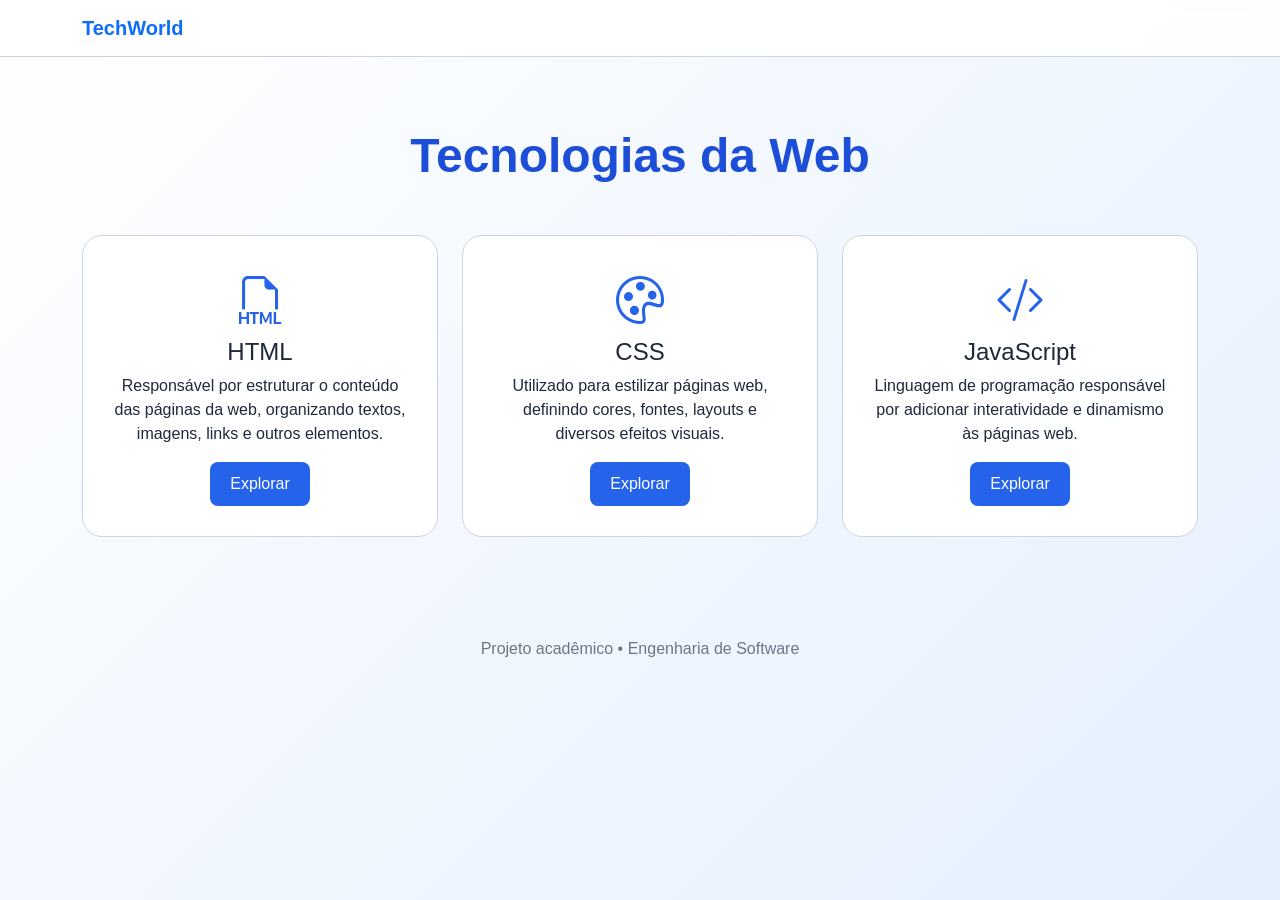
<file: index.html>
<!DOCTYPE html>
<html lang="pt-br">

<head>
<meta charset="UTF-8">
<meta name="viewport" content="width=device-width, initial-scale=1.0">

<title>Tecnologias Web</title>

<link href="https://cdn.jsdelivr.net/npm/bootstrap@5.3.2/dist/css/bootstrap.min.css" rel="stylesheet">

<link rel="stylesheet" href="https://cdn.jsdelivr.net/npm/bootstrap-icons@1.11.3/font/bootstrap-icons.css">

<style>

body{
min-height:100vh;
background: linear-gradient(-45deg,#ffffff,#e6f0ff,#dbeafe,#ffffff);
background-size:400% 400%;
animation: gradient 12s ease infinite;
font-family: 'Segoe UI', sans-serif;
color:#1e293b;
}

@keyframes gradient{
0%{background-position:0% 50%;}
50%{background-position:100% 50%;}
100%{background-position:0% 50%;}
}

.navbar{
background: rgba(255,255,255,0.9);
backdrop-filter: blur(10px);
border-bottom:1px solid #cbd5e1;
}

.titulo{
text-align:center;
margin-top:70px;
margin-bottom:50px;
font-size:3rem;
font-weight:700;
color:#1d4ed8;
}

.card-tech{
background: rgba(255,255,255,0.95);
border:1px solid #cbd5e1;
border-radius:20px;
backdrop-filter: blur(12px);
padding:30px;
transition:0.35s;
text-align:center;
height:100%;
}

.card-tech:hover{
transform: translateY(-12px) scale(1.04);
box-shadow:0 25px 50px rgba(37,99,235,0.25);
border:1px solid #2563eb;
}

.icon-tech{
font-size:3rem;
margin-bottom:15px;
color:#2563eb;
}

.btn-tech{
background:#2563eb;
border:none;
padding:10px 20px;
border-radius:8px;
color:white;
}

.btn-tech:hover{
background:#1d4ed8;
transform:scale(1.05);
}

.modal-content{
background:white;
color:#1e293b;
}

footer{
margin-top:80px;
padding:20px;
text-align:center;
opacity:0.7;
color:#334155;
}

</style>
</head>

<body>

<nav class="navbar navbar-expand-lg">
<div class="container">
<a class="navbar-brand fw-bold text-primary">TechWorld</a>
</div>
</nav>

<div class="container">

<h1 class="titulo">Tecnologias da Web</h1>

<div class="row g-4">

<div class="col-md-4">

<div class="card-tech">

<i class="bi bi-filetype-html icon-tech"></i>

<h4>HTML</h4>

<p>
Responsável por estruturar o conteúdo das páginas da web,
organizando textos, imagens, links e outros elementos.
</p>

<button class="btn btn-tech" data-bs-toggle="modal" data-bs-target="#htmlModal">
Explorar
</button>

</div>
</div>

<div class="col-md-4">

<div class="card-tech">

<i class="bi bi-palette icon-tech"></i>

<h4>CSS</h4>

<p>
Utilizado para estilizar páginas web, definindo cores,
fontes, layouts e diversos efeitos visuais.
</p>

<button class="btn btn-tech" data-bs-toggle="modal" data-bs-target="#cssModal">
Explorar
</button>

</div>
</div>

<div class="col-md-4">

<div class="card-tech">

<i class="bi bi-code-slash icon-tech"></i>

<h4>JavaScript</h4>

<p>
Linguagem de programação responsável por adicionar
interatividade e dinamismo às páginas web.
</p>

<button class="btn btn-tech" data-bs-toggle="modal" data-bs-target="#jsModal">
Explorar
</button>

</div>
</div>

</div>
</div>

<!-- MODAL HTML -->

<div class="modal fade" id="htmlModal">
<div class="modal-dialog">
<div class="modal-content">

<div class="modal-header">
<h5 class="modal-title">HTML</h5>
<button class="btn-close" data-bs-dismiss="modal"></button>
</div>

<div class="modal-body">

HTML (HyperText Markup Language) é a linguagem responsável
pela estrutura das páginas da web. Com ela é possível criar
títulos, parágrafos, imagens, links, formulários e diversos
outros elementos que compõem um site.

Ele funciona como a base do desenvolvimento web,
organizando o conteúdo para que os navegadores consigam
interpretar e exibir corretamente as informações.

</div>
</div>
</div>
</div>

<!-- MODAL CSS -->

<div class="modal fade" id="cssModal">
<div class="modal-dialog">
<div class="modal-content">

<div class="modal-header">
<h5 class="modal-title">CSS</h5>
<button class="btn-close" data-bs-dismiss="modal"></button>
</div>

<div class="modal-body">

CSS (Cascading Style Sheets) é utilizado para definir
a aparência das páginas da web. Ele controla cores,
fontes, espaçamentos, layouts e animações.

Através do CSS é possível criar interfaces modernas,
responsivas e visualmente agradáveis para os usuários.

</div>
</div>
</div>
</div>

<!-- MODAL JS -->

<div class="modal fade" id="jsModal">
<div class="modal-dialog">
<div class="modal-content">

<div class="modal-header">
<h5 class="modal-title">JavaScript</h5>
<button class="btn-close" data-bs-dismiss="modal"></button>
</div>

<div class="modal-body">

JavaScript é uma linguagem de programação utilizada
para tornar as páginas web interativas.

Com ela é possível criar animações, validar formulários,
manipular elementos da página e desenvolver aplicações
web completas executadas diretamente no navegador.

</div>
</div>
</div>
</div>

<footer>
Projeto acadêmico • Engenharia de Software
</footer>

<script src="https://cdn.jsdelivr.net/npm/bootstrap@5.3.2/dist/js/bootstrap.bundle.min.js"></script>

</body>
</html>
</file>
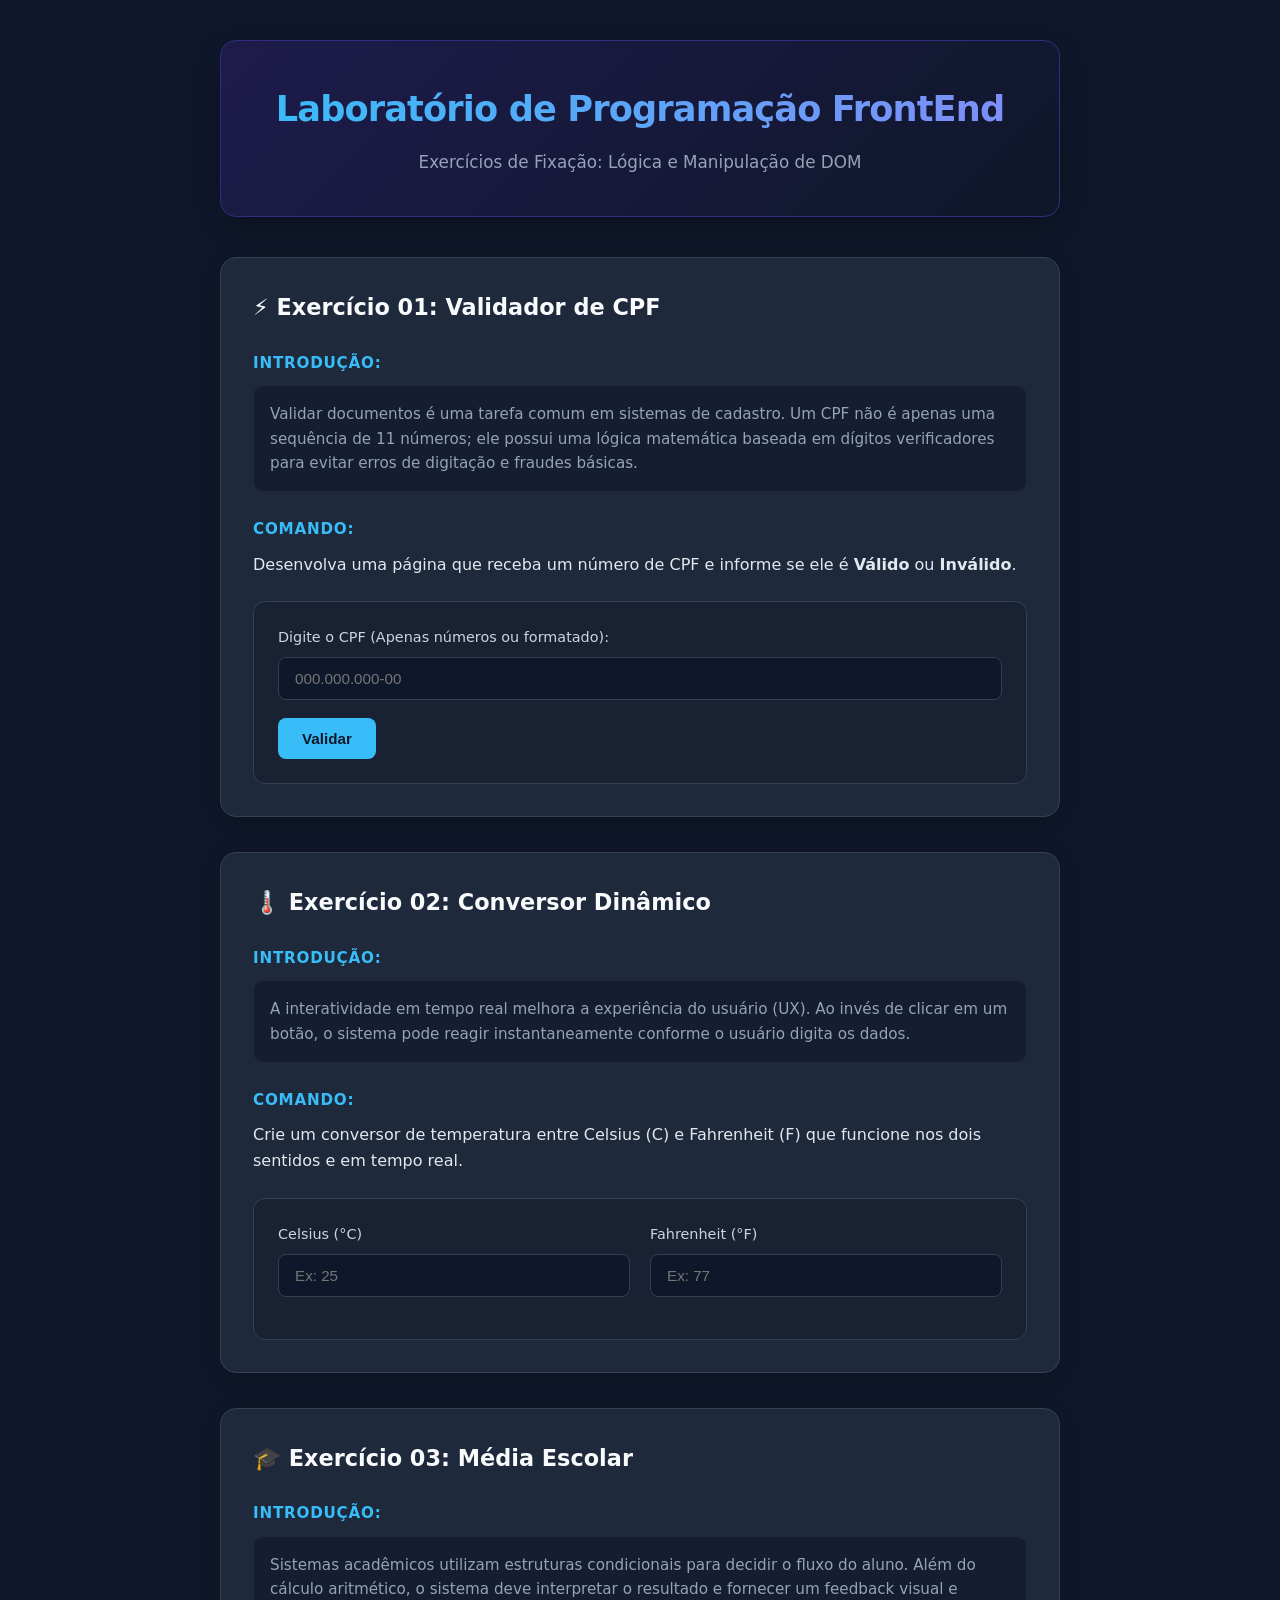
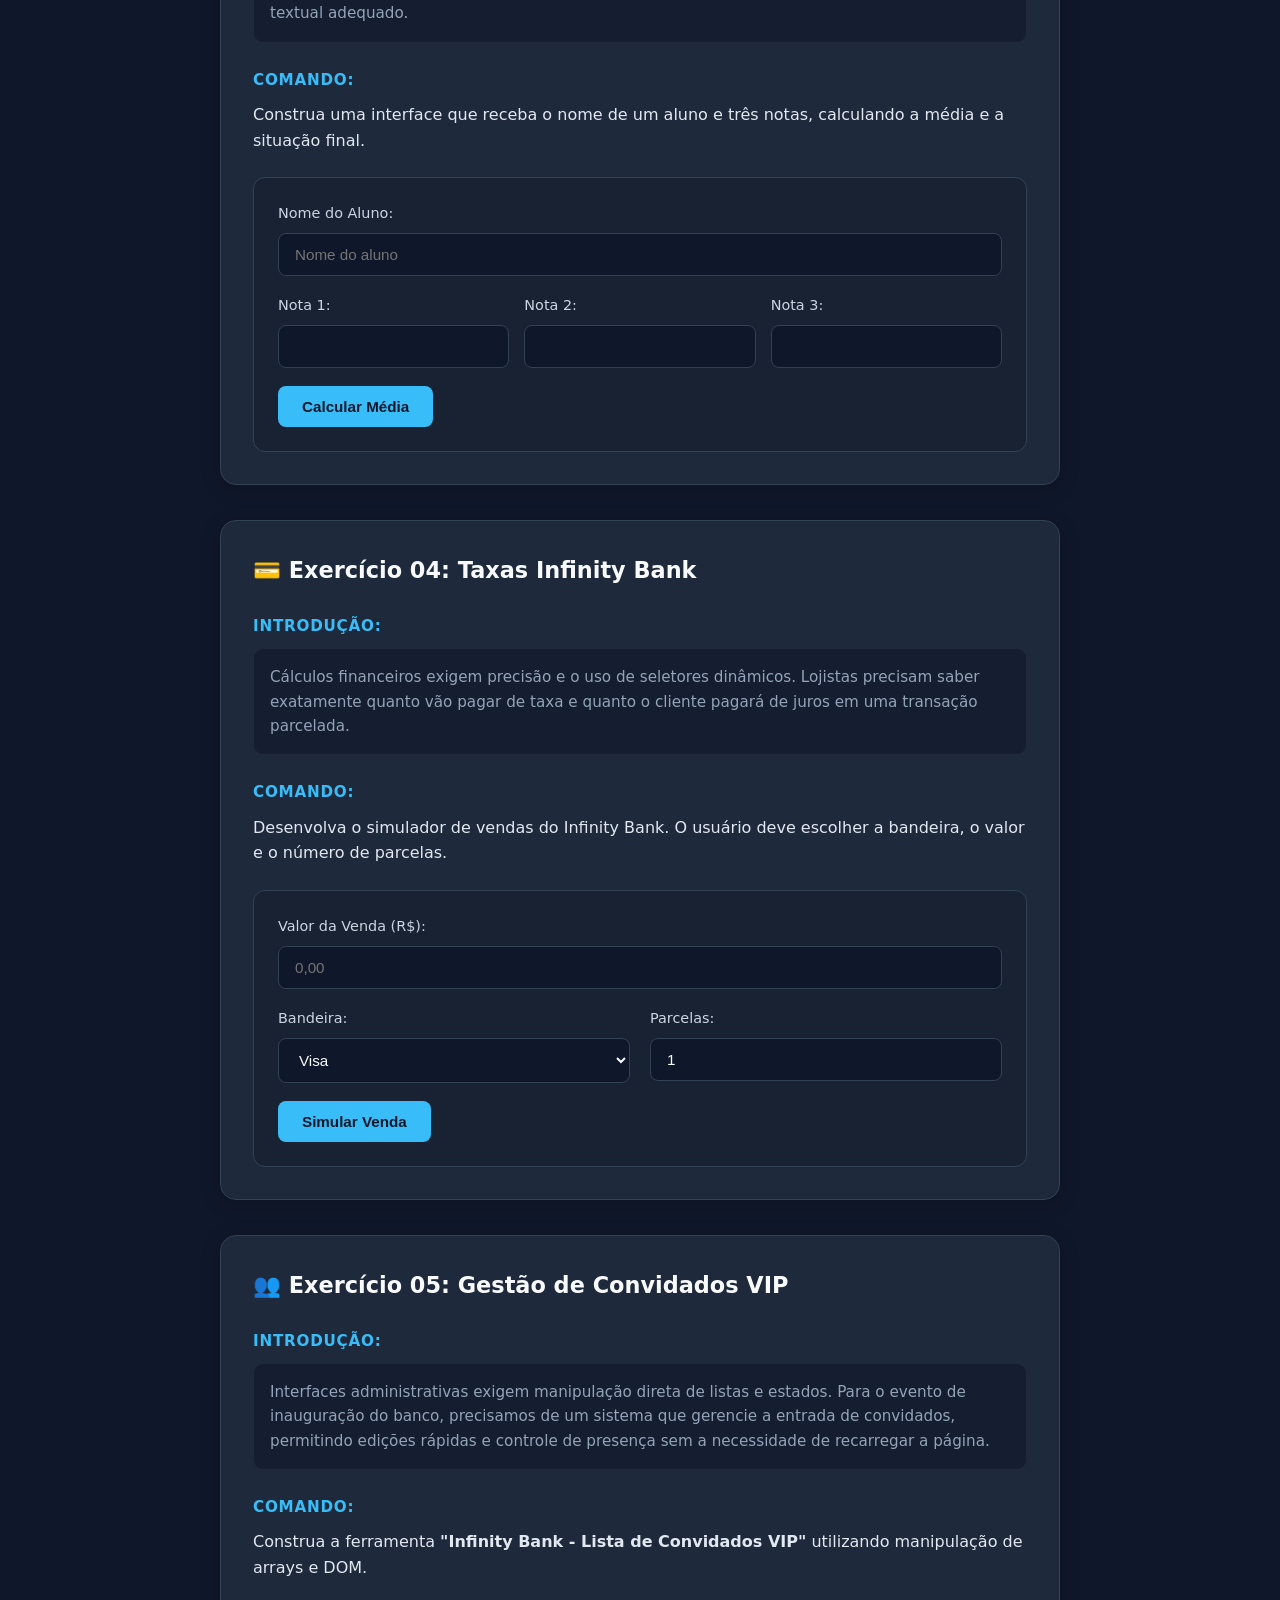
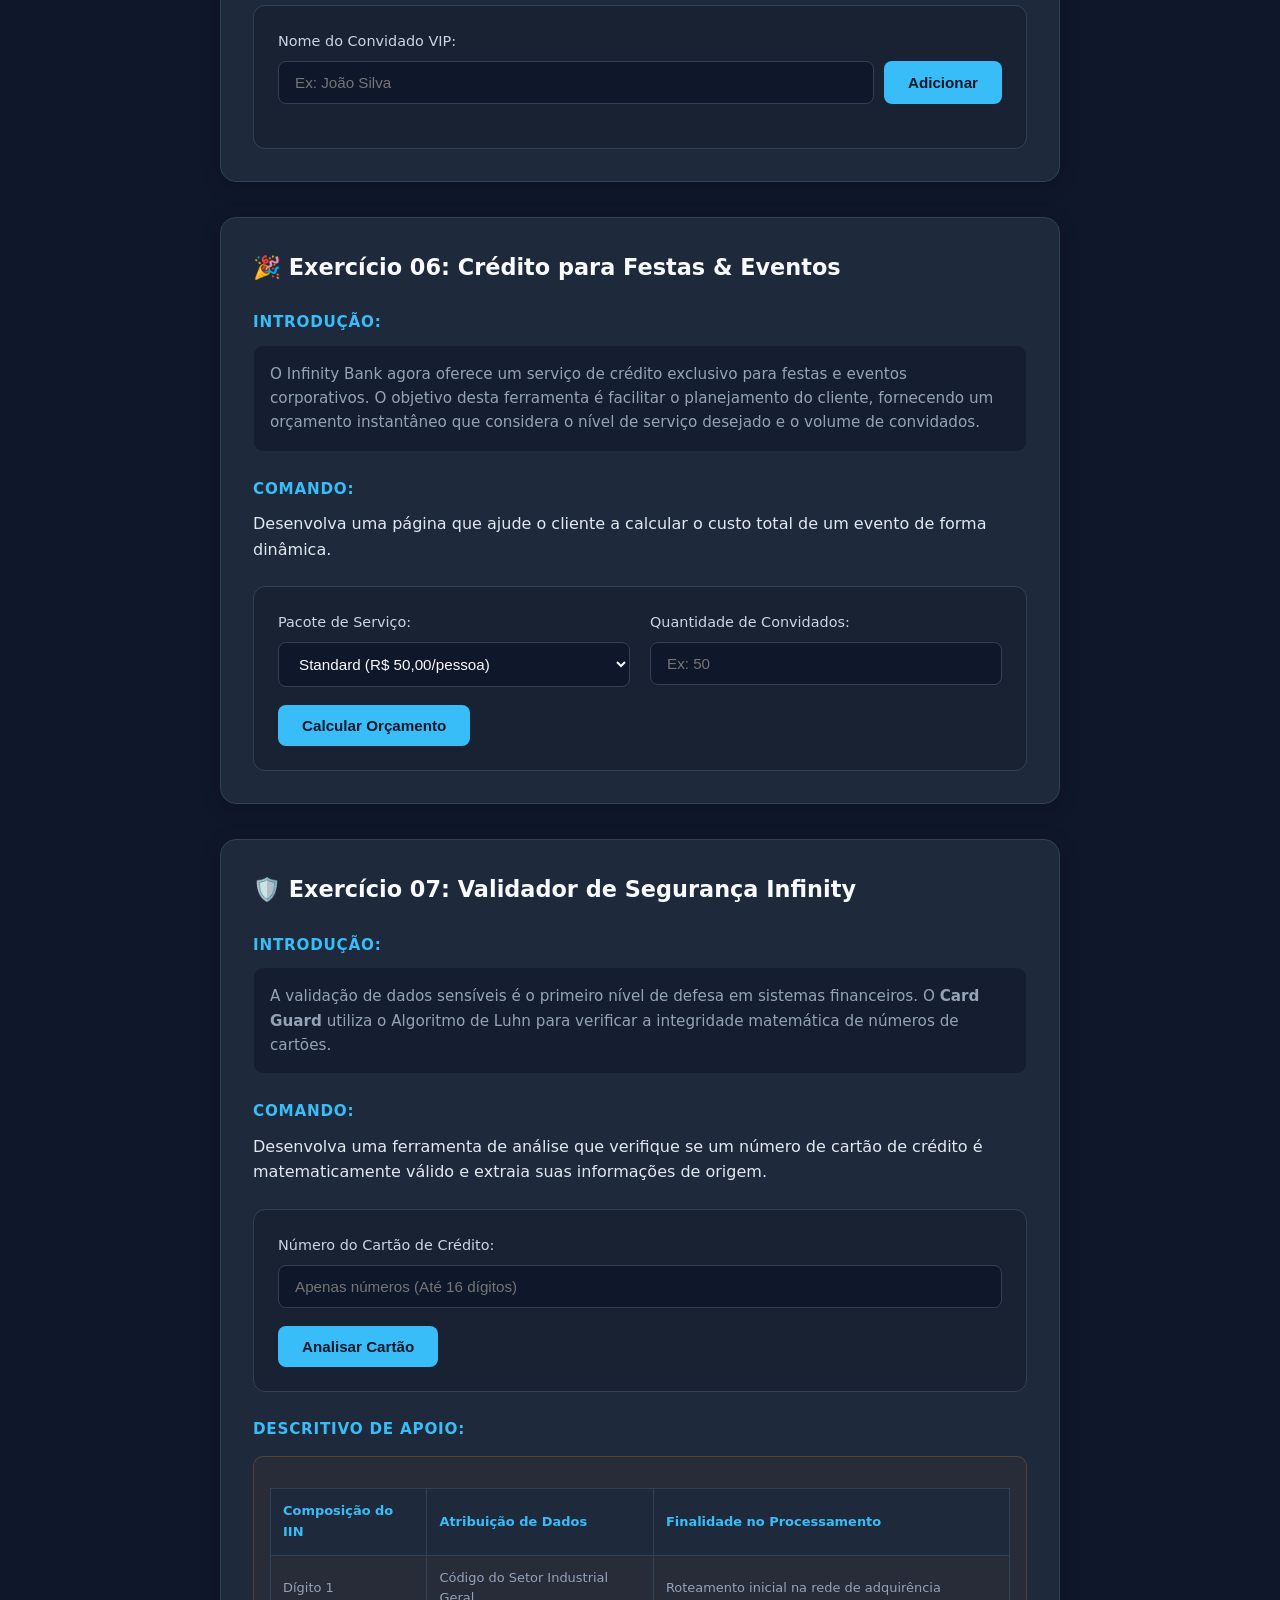
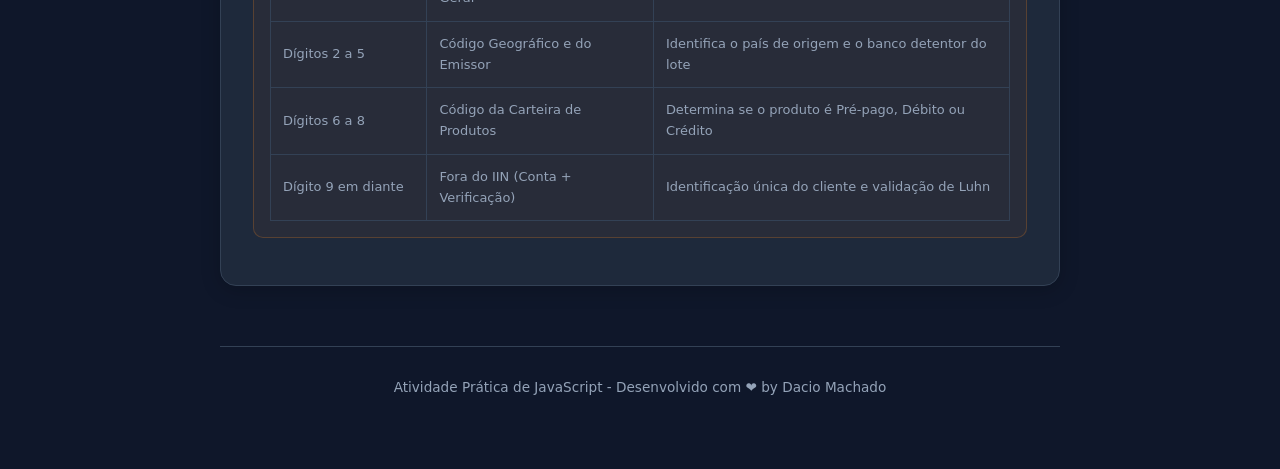
<file: Atividade 2 - 2° bi/index.html>
<!DOCTYPE html>
<html lang="pt-br">
<head>
    <meta charset="UTF-8">
    <meta name="viewport" content="width=device-width, initial-scale=1.0">
    <title>Atividade Prática: Lógica com JavaScript</title>
    <style>
       :root {
    --bg-color: #0f172a;       
    --card-bg: #1e293b;        
    --border-color: #334155;   
    --text-main: #f8fafc;      
    --text-muted: #94a3b8;     
    --accent-color: #38bdf8;   
    --accent-hover: #0ea5e9;
    --success-color: #10b981; 
    --error-color: #ef4444;    
    --info-color: #6366f1;    
}

body {
    font-family: 'Inter', system-ui, -apple-system, sans-serif;
    background-color: var(--bg-color);
    color: var(--text-main);
    line-height: 1.6;
    margin: 0;
    padding: 40px 20px;
    -webkit-font-smoothing: antialiased;
}

.container {
    max-width: 840px;
    margin: 0 auto;
}

header {
    text-align: center;
    padding: 40px 20px;
    background: linear-gradient(135deg, #1e1b4b 0%, #0f172a 100%);
    border: 1px solid #312e81;
    border-radius: 16px;
    margin-bottom: 40px;
    box-shadow: 0 10px 30px -10px rgba(0,0,0,0.5);
}

header h1 {
    margin: 0;
    font-size: 2.2em;
    font-weight: 800;
    letter-spacing: -0.025em;
    background: linear-gradient(to right, #38bdf8, #818cf8);
    -webkit-background-clip: text;
    -webkit-text-fill-color: transparent;
}

header p {
    margin: 12px 0 0;
    color: var(--text-muted);
    font-size: 1.05em;
}

.question-card {
    background: var(--card-bg);
    padding: 32px;
    border-radius: 16px;
    margin-bottom: 35px;
    border: 1px solid var(--border-color);
    box-shadow: 0 4px 20px rgba(0, 0, 0, 0.2);
    transition: transform 0.2s ease, border-color 0.2s ease;
}

.question-card:hover {
    border-color: #475569;
}

.question-header {
    font-weight: 700;
    font-size: 1.4em;
    color: var(--text-main);
    margin-bottom: 20px;
    display: flex;
    align-items: center;
    gap: 10px;
}

h2 {
    font-size: 0.95em;
    text-transform: uppercase;
    letter-spacing: 0.05em;
    color: var(--accent-color);
    margin-top: 25px;
    margin-bottom: 10px;
}

.intro-box {
    background-color: rgba(15, 23, 42, 0.6);
    padding: 16px;
    border-radius: 10px;
    border: 1px solid rgba(255, 255, 255, 0.05);
    color: var(--text-muted);
    font-size: 0.95em;
}

.comando {
    font-weight: 400;
    color: #e2e8f0;
}

.descritivo-apoio {
    background-color: rgba(230, 126, 34, 0.05);
    padding: 16px;
    margin: 15px 0;
    border-radius: 10px;
    border: 1px solid rgba(230, 126, 34, 0.25);
    font-size: 0.9em;
    color: #fdba74;
}

.item-destaque {
    background-color: rgba(56, 189, 248, 0.05);
    padding: 14px 18px;
    margin: 15px 0;
    border-radius: 10px;
    font-size: 0.92em;
    color: #7dd3fc;
    border-left: 4px solid var(--accent-color);
}

code {
    background: #0f172a;
    padding: 3px 6px;
    border-radius: 6px;
    font-family: 'Fira Code', monospace;
    font-size: 0.85em;
    color: #f43f5e;
    border: 1px solid rgba(255,255,255,0.05);
}

ul { padding-left: 20px; margin-top: 10px; }
li { margin-bottom: 6px; color: var(--text-muted); }

/* Área Interativa dos Exercícios */
.interactive-area {
    background: rgba(15, 23, 42, 0.4);
    padding: 24px;
    border-radius: 12px;
    border: 1px solid var(--border-color);
    margin-top: 24px;
}

.form-group {
    margin-bottom: 18px;
}

.form-group label {
    display: block;
    margin-bottom: 8px;
    font-size: 0.9em;
    font-weight: 500;
    color: #cbd5e1;
}

input[type="text"], input[type="number"], select {
    width: 100%;
    padding: 12px 16px;
    background-color: #0f172a;
    border: 1px solid var(--border-color);
    border-radius: 8px;
    color: var(--text-main);
    box-sizing: border-box;
    font-size: 0.95em;
    transition: focus 0.2s, border-color 0.2s;
}

input:focus, select:focus {
    outline: none;
    border-color: var(--accent-color);
    box-shadow: 0 0 0 3px rgba(56, 189, 248, 0.15);
}

button {
    background-color: var(--accent-color);
    color: #0f172a;
    padding: 12px 24px;
    border: none;
    border-radius: 8px;
    cursor: pointer;
    font-size: 0.95em;
    font-weight: 600;
    transition: all 0.2s ease;
}

button:hover {
    background-color: var(--accent-hover);
    transform: translateY(-1px);
}

.result-box {
    margin-top: 20px;
    padding: 16px;
    border-radius: 8px;
    font-size: 0.95em;
    font-weight: 500;
    display: none;
}

.txt-success { 
    color: #34d399; 
    background-color: rgba(16, 185, 129, 0.1); 
    border: 1px solid rgba(16, 185, 129, 0.2); 
}
.txt-error { 
    color: #f87171; 
    background-color: rgba(239, 68, 68, 0.1); 
    border: 1px solid rgba(239, 68, 68, 0.2); 
}
.txt-info { 
    color: #818cf8; 
    background-color: rgba(99, 102, 241, 0.1); 
    border: 1px solid rgba(99, 102, 241, 0.2); 
}

.vip-list {
    list-style: none;
    padding: 0;
    margin-top: 20px;
}

.vip-item {
    display: flex;
    justify-content: space-between;
    align-items: center;
    padding: 14px 18px;
    background: #1e293b;
    margin-bottom: 8px;
    border: 1px solid var(--border-color);
    border-radius: 8px;
}

.vip-name {
    font-size: 0.95em;
    color: var(--text-main);
}

.classe-riscado {
    text-decoration: line-through;
    color: var(--text-muted);
    opacity: 0.5;
}

.vip-actions button {
    padding: 6px 12px;
    font-size: 0.85em;
    margin-left: 6px;
    color: white;
}

.btn-done { background-color: var(--success-color); }
.btn-edit { background-color: #f59e0b; }
.btn-delete { background-color: var(--error-color); }

.vip-actions button:hover {
    opacity: 0.9;
    transform: none;
}

table {
    width: 100%;
    border-collapse: collapse;
    margin-top: 15px;
    font-size: 0.9em;
}

th, td {
    border: 1px solid var(--border-color);
    padding: 12px;
    text-align: left;
}

th {
    background-color: #1e293b;
    color: var(--accent-color);
}

td {
    color: var(--text-muted);
}

footer {
    text-align: center;
    margin-top: 60px;
    padding: 30px;
    font-size: 0.85em;
    color: var(--text-muted);
    border-top: 1px solid var(--border-color);
}
    </style>
</head>
<body>

    <div class="container">
        <header>
            <h1>Laboratório de Programação FrontEnd </h1>
            <p>Exercícios de Fixação: Lógica e Manipulação de DOM</p>
        </header>

        <!-- EXERCÍCIO 01 -->
        <section class="question-card">
            <div class="question-header">⚡ Exercício 01: Validador de CPF</div>
            <h2>Introdução:</h2>
            <div class="intro-box">
                Validar documentos é uma tarefa comum em sistemas de cadastro. Um CPF não é apenas uma sequência de 11 números; ele possui uma lógica matemática baseada em dígitos verificadores para evitar erros de digitação e fraudes básicas.
            </div>
            <h2>Comando:</h2>
            <div class="comando">
                Desenvolva uma página que receba um número de CPF e informe se ele é <strong>Válido</strong> ou <strong>Inválido</strong>.
            </div>

            <div class="interactive-area">
                <div class="form-group">
                    <label for="cpfInput">Digite o CPF (Apenas números ou formatado):</label>
                    <input type="text" id="cpfInput" placeholder="000.000.000-00" maxlength="14">
                </div>
                <button onclick="validarCPF()">Validar</button>
                <div id="resultadoCpf" class="result-box"></div>
            </div>
        </section>

        <!-- EXERCÍCIO 02 -->
        <section class="question-card">
            <div class="question-header">🌡️ Exercício 02: Conversor Dinâmico</div>
            <h2>Introdução:</h2>
            <div class="intro-box">
                A interatividade em tempo real melhora a experiência do usuário (UX). Ao invés de clicar em um botão, o sistema pode reagir instantaneamente conforme o usuário digita os dados.
            </div>
            <h2>Comando:</h2>
            <div class="comando">
                Crie um conversor de temperatura entre Celsius (C) e Fahrenheit (F) que funcione nos dois sentidos e em tempo real.
            </div>

            <div class="interactive-area">
                <div style="display: flex; gap: 20px;">
                    <div class="form-group" style="flex: 1;">
                        <label for="celsiusInput">Celsius (°C)</label>
                        <input type="number" id="celsiusInput" step="0.1" placeholder="Ex: 25">
                    </div>
                    <div class="form-group" style="flex: 1;">
                        <label for="fahrenheitInput">Fahrenheit (°F)</label>
                        <input type="number" id="fahrenheitInput" step="0.1" placeholder="Ex: 77">
                    </div>
                </div>
            </div>
        </section>

        <!-- EXERCÍCIO 03 -->
        <section class="question-card">
            <div class="question-header">🎓 Exercício 03: Média Escolar</div>
            <h2>Introdução:</h2>
            <div class="intro-box">
                Sistemas acadêmicos utilizam estruturas condicionais para decidir o fluxo do aluno. Além do cálculo aritmético, o sistema deve interpretar o resultado e fornecer um feedback visual e textual adequado.
            </div>
            <h2>Comando:</h2>
            <div class="comando">
                Construa uma interface que receba o nome de um aluno e três notas, calculando a média e a situação final.
            </div>

            <div class="interactive-area">
                <div class="form-group">
                    <label for="alunoNome">Nome do Aluno:</label>
                    <input type="text" id="alunoNome" placeholder="Nome do aluno">
                </div>
                <div style="display: flex; gap: 15px;">
                    <div class="form-group" style="flex: 1;">
                        <label for="nota1">Nota 1:</label>
                        <input type="number" id="nota1" min="0" max="10" step="0.1">
                    </div>
                    <div class="form-group" style="flex: 1;">
                        <label for="nota2">Nota 2:</label>
                        <input type="number" id="nota2" min="0" max="10" step="0.1">
                    </div>
                    <div class="form-group" style="flex: 1;">
                        <label for="nota3">Nota 3:</label>
                        <input type="number" id="nota3" min="0" max="10" step="0.1">
                    </div>
                </div>
                <button onclick="calcularMedia()">Calcular Média</button>
                <div id="resultadoMedia" class="result-box"></div>
            </div>
        </section>

        <!-- EXERCÍCIO 04 -->
        <section class="question-card">
            <div class="question-header">💳 Exercício 04: Taxas Infinity Bank</div>
            <h2>Introdução:</h2>
            <div class="intro-box">
                Cálculos financeiros exigem precisão e o uso de seletores dinâmicos. Lojistas precisam saber exatamente quanto vão pagar de taxa e quanto o cliente pagará de juros em uma transação parcelada.
            </div>
            <h2>Comando:</h2>
            <div class="comando">
                Desenvolva o simulador de vendas do Infinity Bank. O usuário deve escolher a bandeira, o valor e o número de parcelas.
            </div>

            <div class="interactive-area">
                <div class="form-group">
                    <label for="vendaValor">Valor da Venda (R$):</label>
                    <input type="number" id="vendaValor" step="0.01" placeholder="0,00">
                </div>
                <div style="display: flex; gap: 20px;">
                    <div class="form-group" style="flex: 1;">
                        <label for="bandeiraCartao">Bandeira:</label>
                        <select id="bandeiraCartao">
                            <option value="visa">Visa</option>
                            <option value="master">Mastercard</option>
                            <option value="elo">Elo</option>
                        </select>
                    </div>
                    <div class="form-group" style="flex: 1;">
                        <label for="parcelasCartao">Parcelas:</label>
                        <input type="number" id="parcelasCartao" min="1" value="1">
                    </div>
                </div>
                <button onclick="simularVenda()">Simular Venda</button>
                <div id="resultadoVenda" class="result-box txt-info"></div>
            </div>
        </section>

        <!-- EXERCÍCIO 05 -->
        <section class="question-card">
            <div class="question-header">👥 Exercício 05: Gestão de Convidados VIP</div>
            <h2>Introdução:</h2>
            <div class="intro-box">
                Interfaces administrativas exigem manipulação direta de listas e estados. Para o evento de inauguração do banco, precisamos de um sistema que gerencie a entrada de convidados, permitindo edições rápidas e controle de presença sem a necessidade de recarregar a página.
            </div>
            <h2>Comando:</h2>
            <div class="comando">
                Construa a ferramenta <strong>"Infinity Bank - Lista de Convidados VIP"</strong> utilizando manipulação de arrays e DOM.
            </div>

            <div class="interactive-area">
                <div class="form-group">
                    <label for="vipInput">Nome do Convidado VIP:</label>
                    <div style="display: flex; gap: 10px;">
                        <input type="text" id="vipInput" placeholder="Ex: João Silva" style="flex: 1;">
                        <button onclick="adicionarConvidado()">Adicionar</button>
                    </div>
                </div>
                <ul id="listaVip" class="vip-list"></ul>
            </div>
        </section>

        <!-- EXERCÍCIO 06 -->
        <section class="question-card">
            <div class="question-header">🎉 Exercício 06: Crédito para Festas & Eventos</div>
            <h2>Introdução:</h2>
            <div class="intro-box">
                O Infinity Bank agora oferece um serviço de crédito exclusivo para festas e eventos corporativos. O objetivo desta ferramenta é facilitar o planejamento do cliente, fornecendo um orçamento instantâneo que considera o nível de serviço desejado e o volume de convidados.
            </div>
            <h2>Comando:</h2>
            <div class="comando">
                Desenvolva uma página que ajude o cliente a calcular o custo total de um evento de forma dinâmica.
            </div>

            <div class="interactive-area">
                <div style="display: flex; gap: 20px;">
                    <div class="form-group" style="flex: 1;">
                        <label for="pacoteEvento">Pacote de Serviço:</label>
                        <select id="pacoteEvento">
                            <option value="50">Standard (R$ 50,00/pessoa)</option>
                            <option value="80">Premium (R$ 80,00/pessoa)</option>
                            <option value="120">Infinity Deluxe (R$ 120,00/pessoa)</option>
                        </select>
                    </div>
                    <div class="form-group" style="flex: 1;">
                        <label for="qtdPessoas">Quantidade de Convidados:</label>
                        <input type="number" id="qtdPessoas" min="1" placeholder="Ex: 50">
                    </div>
                </div>
                <button onclick="calcularOrcamento()">Calcular Orçamento</button>
                <div id="resultadoOrcamento" class="result-box txt-info"></div>
            </div>
        </section>

        <!-- EXERCÍCIO 07 -->
        <section class="question-card">
            <div class="question-header">🛡️ Exercício 07: Validador de Segurança Infinity</div>
            <h2>Introdução:</h2>
            <div class="intro-box">
                A validação de dados sensíveis é o primeiro nível de defesa em sistemas financeiros. O <strong>Card Guard</strong> utiliza o Algoritmo de Luhn para verificar a integridade matemática de números de cartões.
            </div>
            <h2>Comando:</h2>
            <div class="comando">
                Desenvolva uma ferramenta de análise que verifique se um número de cartão de crédito é matematicamente válido e extraia suas informações de origem.
            </div>

            <div class="interactive-area">
                <div class="form-group">
                    <label for="cartaoInput">Número do Cartão de Crédito:</label>
                    <input type="text" id="cartaoInput" placeholder="Apenas números (Até 16 dígitos)" maxlength="16">
                </div>
                <button onclick="analisarCartao()">Analisar Cartão</button>
                <div id="resultadoCartao" class="result-box" style="line-height: 1.8;"></div>
            </div>

            <h2>Descritivo de Apoio:</h2>
            <div class="descritivo-apoio">
                <table>
                    <thead>
                        <tr>
                            <th>Composição do IIN</th>
                            <th>Atribuição de Dados</th>
                            <th>Finalidade no Processamento</th>
                        </tr>
                    </thead>
                    <tbody>
                        <tr>
                            <td>Dígito 1</td>
                            <td>Código do Setor Industrial Geral</td>
                            <td>Roteamento inicial na rede de adquirência</td>
                        </tr>
                        <tr>
                            <td>Dígitos 2 a 5</td>
                            <td>Código Geográfico e do Emissor</td>
                            <td>Identifica o país de origem e o banco detentor do lote</td>
                        </tr>
                        <tr>
                            <td>Dígitos 6 a 8</td>
                            <td>Código da Carteira de Produtos</td>
                            <td>Determina se o produto é Pré-pago, Débito ou Crédito</td>
                        </tr>
                        <tr>
                            <td>Dígito 9 em diante</td>
                            <td>Fora do IIN (Conta + Verificação)</td>
                            <td>Identificação única do cliente e validação de Luhn</td>
                        </tr>
                    </tbody>
                </table>
            </div>
        </section>

        <footer>
            Atividade Prática de JavaScript - Desenvolvido com ❤️ by Dacio Machado 
        </footer>
    </div>

    <script>
        
        // EXERCÍCIO 01: VALIDADOR DE CPF
        function validarCPF() {
            let cpf = document.getElementById('cpfInput').value.replace(/\D/g, '');
            let resBox = document.getElementById('resultadoCpf');
            resBox.style.display = "block";

            if (cpf.length !== 11 || /^(\d)\1{10}$/.test(cpf)) {
                resBox.className = "result-box txt-error";
                resBox.innerText = "CPF Inválido (Formato ou dígitos repetidos).";
                return;
            }

            let soma = 0;
            for (let i = 0; i < 9; i++) {
                soma += parseInt(cpf.charAt(i)) * (10 - i);
            }
            let resto = (soma * 10) % 11;
            let d1 = (resto === 10 || resto === 11) ? 0 : resto;

            soma = 0;
            for (let i = 0; i < 10; i++) {
                soma += parseInt(cpf.charAt(i)) * (11 - i);
            }
            resto = (soma * 10) % 11;
            let d2 = (resto === 10 || resto === 11) ? 0 : resto;

            if (d1 === parseInt(cpf.charAt(9)) && d2 === parseInt(cpf.charAt(10))) {
                resBox.className = "result-box txt-success";
                resBox.innerText = "CPF Válido!";
            } else {
                resBox.className = "result-box txt-error";
                resBox.innerText = "CPF Inválido.";
            }
        }

        // EXERCÍCIO 02: CONVERSOR DINÂMICO
        const celsiusInput = document.getElementById('celsiusInput');
        const fahrenheitInput = document.getElementById('fahrenheitInput');

        celsiusInput.addEventListener('input', () => {
            if (celsiusInput.value === "") { fahrenheitInput.value = ""; return; }
            let c = parseFloat(celsiusInput.value);
            let f = (c * 9/5) + 32;
            fahrenheitInput.value = f.toFixed(2);
        });

        fahrenheitInput.addEventListener('input', () => {
            if (fahrenheitInput.value === "") { celsiusInput.value = ""; return; }
            let f = parseFloat(fahrenheitInput.value);
            let c = (f - 32) * 5/9;
            celsiusInput.value = c.toFixed(2);
        });

        // EXERCÍCIO 03: MÉDIA ESCOLAR
        function calcularMedia() {
            let nome = document.getElementById('alunoNome').value;
            let n1 = Number(document.getElementById('nota1').value);
            let n2 = Number(document.getElementById('nota2').value);
            let n3 = Number(document.getElementById('nota3').value);
            let resBox = document.getElementById('resultadoMedia');
            resBox.style.display = "block";

            if(!nome) {
                resBox.className = "result-box txt-error";
                resBox.innerText = "Por favor, preencha o nome do aluno.";
                return;
            }

            let media = (n1 + n2 + n3) / 3;
            let mediaFormatada = media.toFixed(2);

            if (media >= 7.0 && media <= 10.0) {
                resBox.style.color = "#2980b9"; 
                resBox.style.backgroundColor = "#eaf2f8";
                resBox.style.border = "1px solid #2980b9";
                resBox.innerHTML = `Parabéns ${nome}! Você foi Aprovado com Média: ${mediaFormatada}`;
            } else if (media >= 4.0 && media < 7.0) {
                let quantoFalta = (10 - media).toFixed(2);
                resBox.className = "result-box txt-success";
                resBox.innerHTML = `${nome} está de Exame. Média: ${mediaFormatada}. Falta ${quantoFalta} para atingir a nota máxima 10.0.`;
            } else {
                resBox.className = "result-box txt-error"; 
                resBox.innerHTML = `${nome} foi Reprovado. Média: ${mediaFormatada}`;
            }
        }

        // EXERCÍCIO 04: TAXAS INFINITY BANK
        function simularVenda() {
            let venda = parseFloat(document.getElementById('vendaValor').value);
            let bandeira = document.getElementById('bandeiraCartao').value;
            let parcelas = parseInt(document.getElementById('parcelasCartao').value);
            let resBox = document.getElementById('resultadoVenda');
            resBox.style.display = "block";

            if (isNaN(venda) || venda <= 0 || isNaN(parcelas) || parcelas < 1) {
                resBox.className = "result-box txt-error";
                resBox.innerText = "Insira valores válidos para a simulação.";
                return;
            }

            let taxaBandeiraPorcentagem = 0;
            switch(bandeira) {
                case 'visa': taxaBandeiraPorcentagem = 0.02; break;
                case 'master': taxaBandeiraPorcentagem = 0.0185; break;
                case 'elo': taxaBandeiraPorcentagem = 0.03; break;
            }

            let valorTaxaBandeira = venda * taxaBandeiraPorcentagem;
            
            let jurosTotais = venda * (0.015 * parcelas);
            
            let taxaFixaMensalTotal = 12.50 * parcelas;

            let valorTotalFinal = venda + valorTaxaBandeira + jurosTotais + taxaFixaMensalTotal;
            let valorParcela = valorTotalFinal / parcelas;

            resBox.className = "result-box txt-info";
            resBox.innerHTML = `
                Taxa da Bandeira: R$ ${valorTaxaBandeira.toFixed(2)}<br>
                Juros de Financiamento: R$ ${jurosTotais.toFixed(2)}<br>
                Taxa Administrativa Fixa (R$ 12.50/mês): R$ ${taxaFixaMensalTotal.toFixed(2)}<br>
                <strong>Valor Total: R$ ${valorTotalFinal.toFixed(2)}</strong><br>
                <strong>${parcelas}x de R$ ${valorParcela.toFixed(2)}</strong>
            `;
        }

        // EXERCÍCIO 05: GESTÃO DE CONVIDADOS VIP
        let listaVIPArray = [];

        function adicionarConvidado() {
            let input = document.getElementById('vipInput');
            let nome = input.value.trim();

            if (nome === "") return;

            listaVIPArray.push({ nome: nome, presente: false });
            input.value = "";
            renderizarListaVIP();
        }

        function renderizarListaVIP() {
            let ul = document.getElementById('listaVip');
            ul.innerHTML = "";

            listaVIPArray.forEach((convidado, index) => {
                let li = document.createElement('li');
                li.className = "vip-item";

                let spanNome = document.createElement('span');
                spanNome.className = "vip-name" + (convidado.presente ? " classe-riscado" : "");
                spanNome.innerText = convidado.nome;

                let divActions = document.createElement('div');
                divActions.className = "vip-actions";

                let btnDone = document.createElement('button');
                btnDone.className = "btn-done";
                btnDone.innerText = "Concluir";
                btnDone.onclick = () => {
                    listaVIPArray[index].presente = !listaVIPArray[index].presente;
                    renderizarListaVIP();
                };

                let btnEdit = document.createElement('button');
                btnEdit.className = "btn-edit";
                btnEdit.innerText = "Editar";
                btnEdit.onclick = () => {
                    let novoNome = prompt("Editar nome do VIP:", convidado.nome);
                    if (novoNome && novoNome.trim() !== "") {
                        listaVIPArray[index].nome = novoNome.trim();
                        renderizarListaVIP();
                    }
                };

                let btnDelete = document.createElement('button');
                btnDelete.className = "btn-delete";
                btnDelete.innerText = "Excluir";
                btnDelete.onclick = () => {
                    listaVIPArray.splice(index, 1);
                    renderizarListaVIP();
                };

                divActions.appendChild(btnDone);
                divActions.appendChild(btnEdit);
                divActions.appendChild(btnDelete);

                li.appendChild(spanNome);
                li.appendChild(divActions);
                ul.appendChild(li);
            });
        }

        // EXERCÍCIO 06: CRÉDITO PARA FESTAS & EVENTOS
        function calcularOrcamento() {
            let precoPorPessoa = parseFloat(document.getElementById('pacoteEvento').value);
            let qtd = parseInt(document.getElementById('qtdPessoas').value);
            let resBox = document.getElementById('resultadoOrcamento');
            resBox.style.display = "block";

            if(isNaN(qtd) || qtd <= 0) {
                resBox.className = "result-box txt-error";
                resBox.innerText = "Insira uma quantidade de pessoas válida.";
                return;
            }

            let custoBruto = precoPorPessoa * qtd;
            let taxaServico = custoBruto * 0.10;
            let totalComTaxa = custoBruto + taxaServico;
            let desconto = 0;

            if (qtd > 100) {
                desconto = totalComTaxa * 0.05;
            }

            let totalFinal = totalComTaxa - desconto;

            resBox.className = "result-box txt-info";
            resBox.innerHTML = `
                Custo Bruto: R$ ${custoBruto.toFixed(2)}<br>
                Taxa de Serviço (10%): R$ ${taxaServico.toFixed(2)}<br>
                Desconto Fidelidade (5%): R$ ${desconto.toFixed(2)}<br>
                <strong>Total Final: R$ ${totalFinal.toFixed(2)}</strong>
            `;
        }

        // EXERCÍCIO 07: VALIDADOR DE SEGURANÇA INFINITY
        function analisarCartao() {
            let num = document.getElementById('cartaoInput').value.replace(/\s+/g, '');
            let resBox = document.getElementById('resultadoCartao');
            resBox.style.display = "block";

            if (num.length < 13 || num.length > 16 || isNaN(num)) {
                resBox.className = "result-box txt-error";
                resBox.innerText = "Número inválido. O cartão deve possuir entre 13 e 16 dígitos numéricos.";
                return;
            }

            let soma = 0;
            let inverter = false;
            for (let i = num.length - 1; i >= 0; i--) {
                let digito = parseInt(num.charAt(i));

                if (inverter) {
                    digito *= 2;
                    if (digito > 9) digito -= 9;
                }

                soma += digito;
                inverter = !inverter;
            }
            let valido = (soma % 10 === 0);

            let status = valido ? "Válido" : "Inválido";
            let statusClass = valido ? "txt-success" : "txt-error";

            let bandeira = "Desconhecida";
            if (num.startsWith('4')) bandeira = "Visa";
            else if (/^(5[1-5]|2[2-7])/.test(num)) bandeira = "Mastercard";
            else if (/^(4011|4312|4389|4514|4576|5041|5067|5090|6277|6362|6363|650|651|652)/.test(num)) bandeira = "Elo";
            else if (num.startsWith('34') || num.startsWith('37')) bandeira = "American Express";

            let primeiroDigito = num.charAt(0);
            let setor = "Outros Setores";
            switch(primeiroDigito) {
                case '1': case '2': setor = "Linhas Aéreas / Aviação"; break;
                case '3': setor = "Viagens, Entretenimento e Lazer (Ex: Amex)"; break;
                case '4': case '5': setor = "Bancos e Setor Financeiro (Ex: Visa/Master)"; break;
                case '6': setor = "Merchandising e Setor Bancário"; break;
                case '7': setor = "Indústria do Petróleo"; break;
                case '8': setor = "Telecomunicações e Saúde"; break;
                case '9': setor = "Atribuição Nacional / Governos"; break;
            }

            let digitosEmissor = num.substring(1, 5);
            let bancoEmissor = "Emissor Internacional / Não Cadastrado";
            if (digitosEmissor.startsWith('123')) bancoEmissor = "Infinity Bank Corp";
            else if (digitosEmissor.startsWith('555')) bancoEmissor = "Banco Central do Brasil Fictício";

            resBox.className = `result-box ${statusClass}`;
            resBox.innerHTML = `
                <strong>Status de Validade:</strong> ${status} (Luhn)<br>
                <strong>Bandeira Identificada:</strong> ${bandeira}<br>
                <strong>Setor Industrial (Dígito 1):</strong> ${setor}<br>
                <strong>Banco Emissor (Identificação IIN):</strong> ${bancoEmissor}
            `;
        }
    </script>
</body>
</html>
</file>
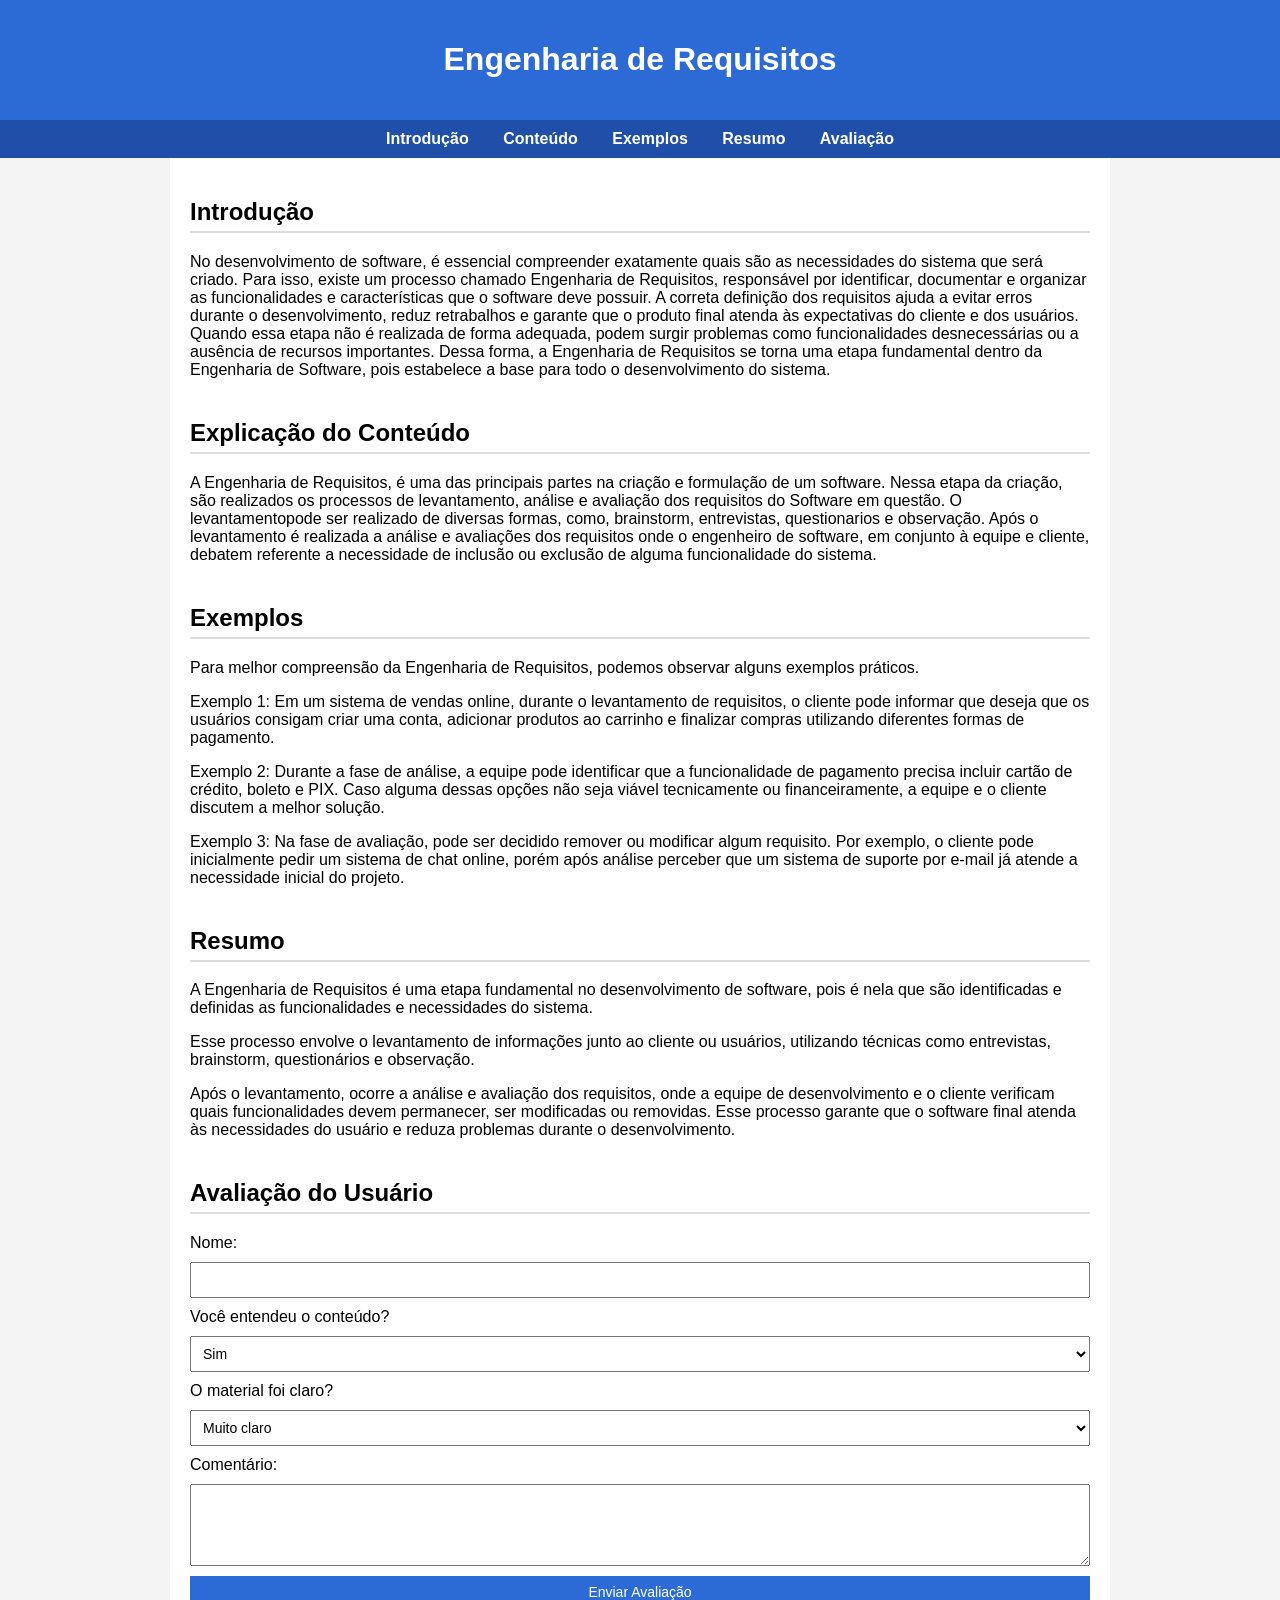
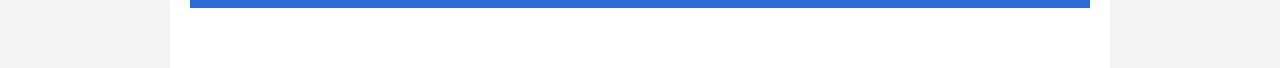
<file: atividade 2/index.html>
<!DOCTYPE html>
<html lang="pt-BR">
<head>
    <meta charset="UTF-8">
    <meta name="viewport" content="width=device-width, initial-scale=1.0">
    <title>Atividade 2: Material de estudo digital</title>

    <style>
        body{
            font-family: Arial, Helvetica, sans-serif;
            margin:0;
            background:#f4f4f4;
        }

        header{
            background:#2c6bd6;
            color:white;
            padding:20px;
            text-align:center;
        }

        nav{
            background:#1f4fa8;
            padding:10px;
            text-align:center;
        }

        nav a{
            color:white;
            margin:0 15px;
            text-decoration:none;
            font-weight:bold;
        }

        main{
            max-width:900px;
            margin:auto;
            padding:20px;
            background:white;
        }

        section{
            margin-bottom:40px;
        }

        h2{
            border-bottom:2px solid #ddd;
            padding-bottom:5px;
        }

        footer{
            text-align:center;
            padding:15px;
            background:#2c6bd6;
            color:white;
        }

        form{
            display:flex;
            flex-direction:column;
            gap:10px;
        }

        input, textarea, select, button{
            padding:8px;
            font-size:14px;
        }

        button{
            background:#2c6bd6;
            color:white;
            border:none;
            cursor:pointer;
        }

        button:hover{
            background:#1f4fa8;
        }
    </style>
</head>

<body>

<header>
    <h1>Engenharia de Requisitos</h1>
    
</header>

<nav>
    <a href="#introducao">Introdução</a>
    <a href="#conteudo">Conteúdo</a>
    <a href="#exemplos">Exemplos</a>
    <a href="#resumo">Resumo</a>
    <a href="#avaliacao">Avaliação</a>
</nav>

<main>

<section id="introducao">
    <h2>Introdução</h2>
    <p>
No desenvolvimento de software, é essencial compreender exatamente quais são as necessidades do sistema que será criado. Para isso, existe um processo chamado Engenharia de Requisitos, responsável por identificar, documentar e organizar as funcionalidades e características que o software deve possuir.
A correta definição dos requisitos ajuda a evitar erros durante o desenvolvimento, reduz retrabalhos e garante que o produto final atenda às expectativas do cliente e dos usuários. Quando essa etapa não é realizada de forma adequada, podem surgir problemas como funcionalidades desnecessárias ou a ausência de recursos importantes.
Dessa forma, a Engenharia de Requisitos se torna uma etapa fundamental dentro da Engenharia de Software, pois estabelece a base para todo o desenvolvimento do sistema.
</p>
</section>

<section id="conteudo">
    <h2>Explicação do Conteúdo</h2>
    <p>
        A Engenharia de Requisitos, é uma das principais partes na criação e formulação de um software. Nessa etapa da criação, são realizados os processos de levantamento, análise e avaliação dos requisitos do Software em questão.
	O levantamentopode ser realizado de diversas formas, como, brainstorm, entrevistas, questionarios e observação. 
	Após o levantamento é realizada a análise e avaliações dos requisitos onde o engenheiro de software, em conjunto à equipe e cliente, debatem referente a necessidade de inclusão ou exclusão de alguma funcionalidade do sistema.
    </p>
</section>

<section id="exemplos">
    <h2>Exemplos</h2>
    <p>
       Para melhor compreensão da Engenharia de Requisitos, podemos observar alguns exemplos práticos.
</p>

<p>
	Exemplo 1: Em um sistema de vendas online, durante o levantamento de requisitos, o cliente pode informar que deseja que os usuários consigam criar uma conta, adicionar produtos ao carrinho e finalizar compras utilizando diferentes formas de pagamento.
</p>

<p>
	Exemplo 2: Durante a fase de análise, a equipe pode identificar que a funcionalidade de pagamento precisa incluir cartão de crédito, boleto e PIX. Caso alguma dessas opções não seja viável tecnicamente ou financeiramente, a equipe e o cliente discutem a melhor solução.
</p>

<p>
	Exemplo 3: Na fase de avaliação, pode ser decidido remover ou modificar algum requisito. Por exemplo, o cliente pode inicialmente pedir um sistema de chat online, porém após análise perceber que um sistema de suporte por e-mail já atende a necessidade inicial do projeto.
    </p>
</section>

<section id="resumo">
    <h2>Resumo</h2>
    <p>
        A Engenharia de Requisitos é uma etapa fundamental no desenvolvimento de software, pois é nela que são identificadas e definidas as funcionalidades e necessidades do sistema.
</p>

<p>
	Esse processo envolve o levantamento de informações junto ao cliente ou usuários, utilizando técnicas como entrevistas, brainstorm, questionários e observação.
</p>

<p>
	Após o levantamento, ocorre a análise e avaliação dos requisitos, onde a equipe de desenvolvimento e o cliente verificam quais funcionalidades devem permanecer, ser modificadas ou removidas. Esse processo garante que o software final atenda às necessidades do usuário e reduza problemas durante o desenvolvimento.
    </p>
</section>

<section id="avaliacao">
    <h2>Avaliação do Usuário</h2>

    <form>

        <label>Nome:</label>
        <input type="text" name="nome" required>

        <label>Você entendeu o conteúdo?</label>
        <select name="entendimento">
            <option>Sim</option>
            <option>Mais ou menos</option>
            <option>Não</option>
        </select>

        <label>O material foi claro?</label>
        <select name="clareza">
            <option>Muito claro</option>
            <option>Razoável</option>
            <option>Confuso</option>
        </select>

        <label>Comentário:</label>
        <textarea rows="4"></textarea>

        <button type="submit">Enviar Avaliação</button>

    </form>
</section>

</main>



</body>
</html>
</file>
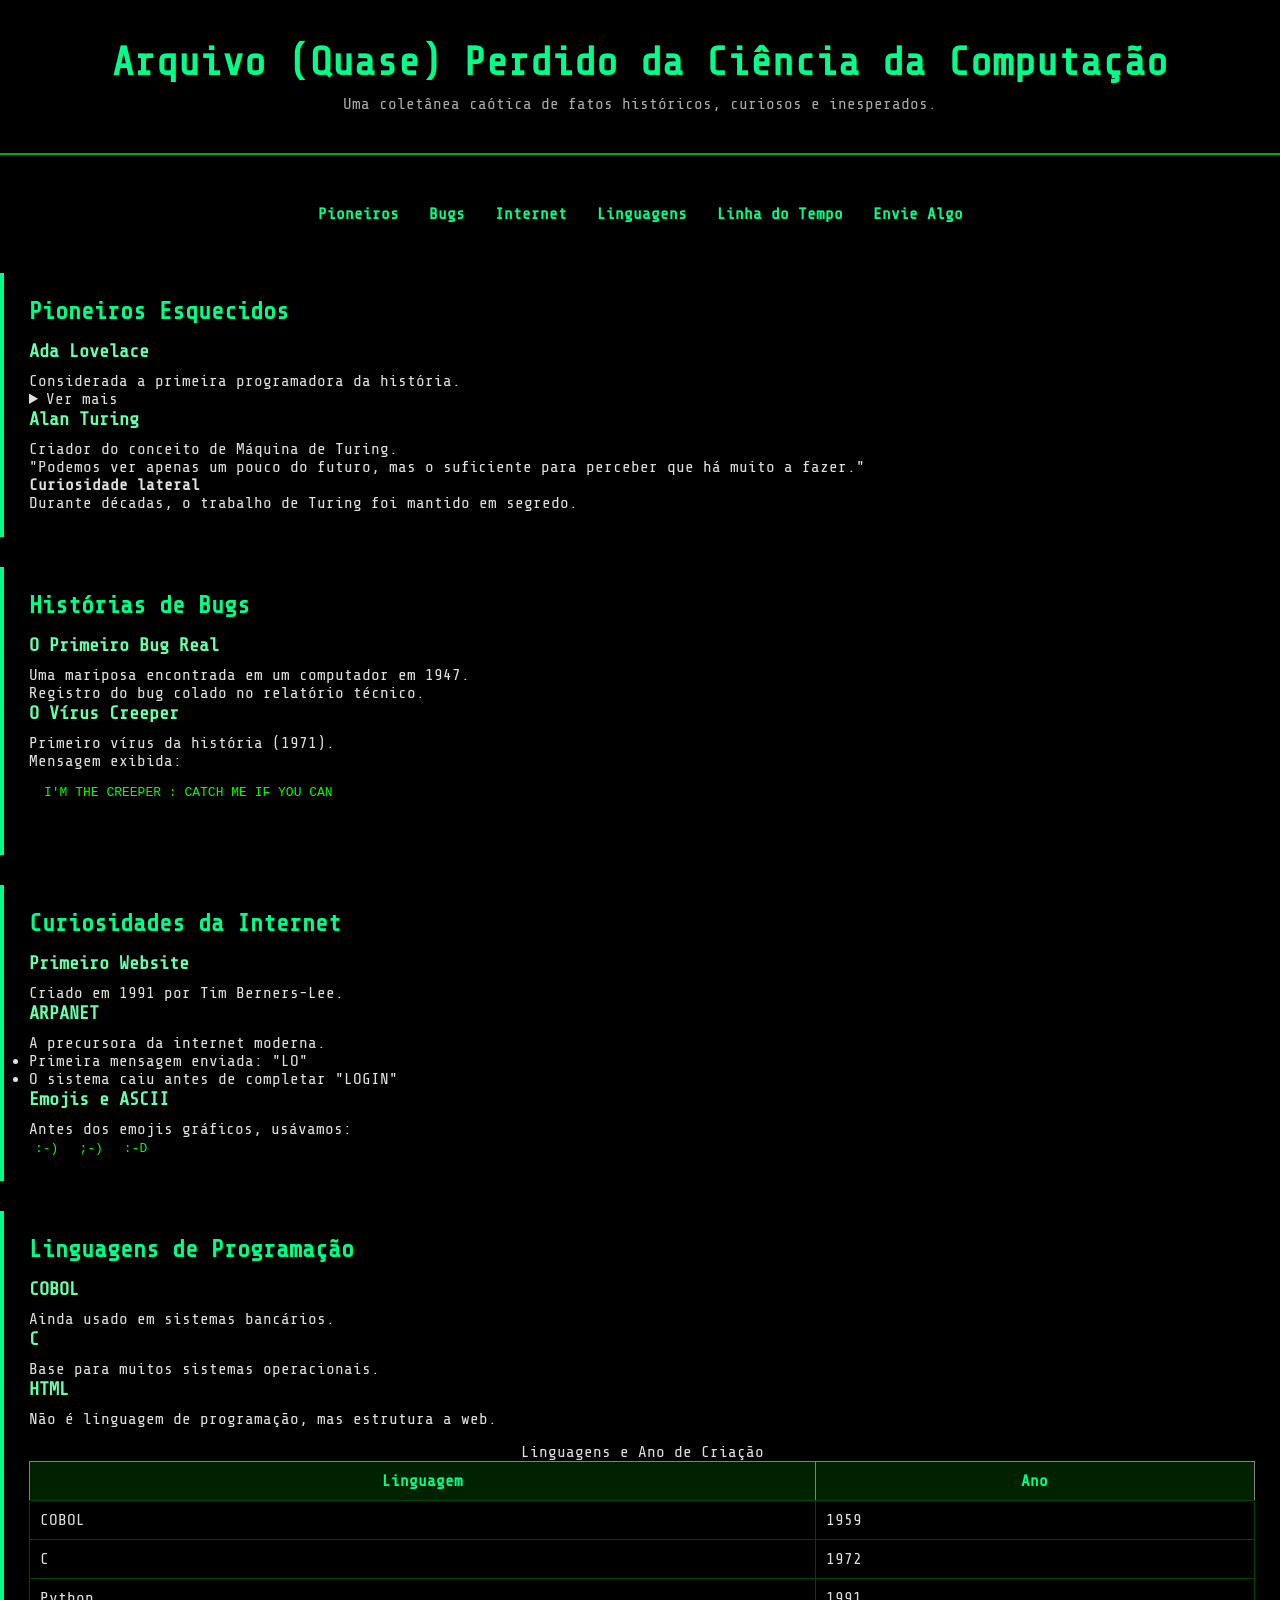
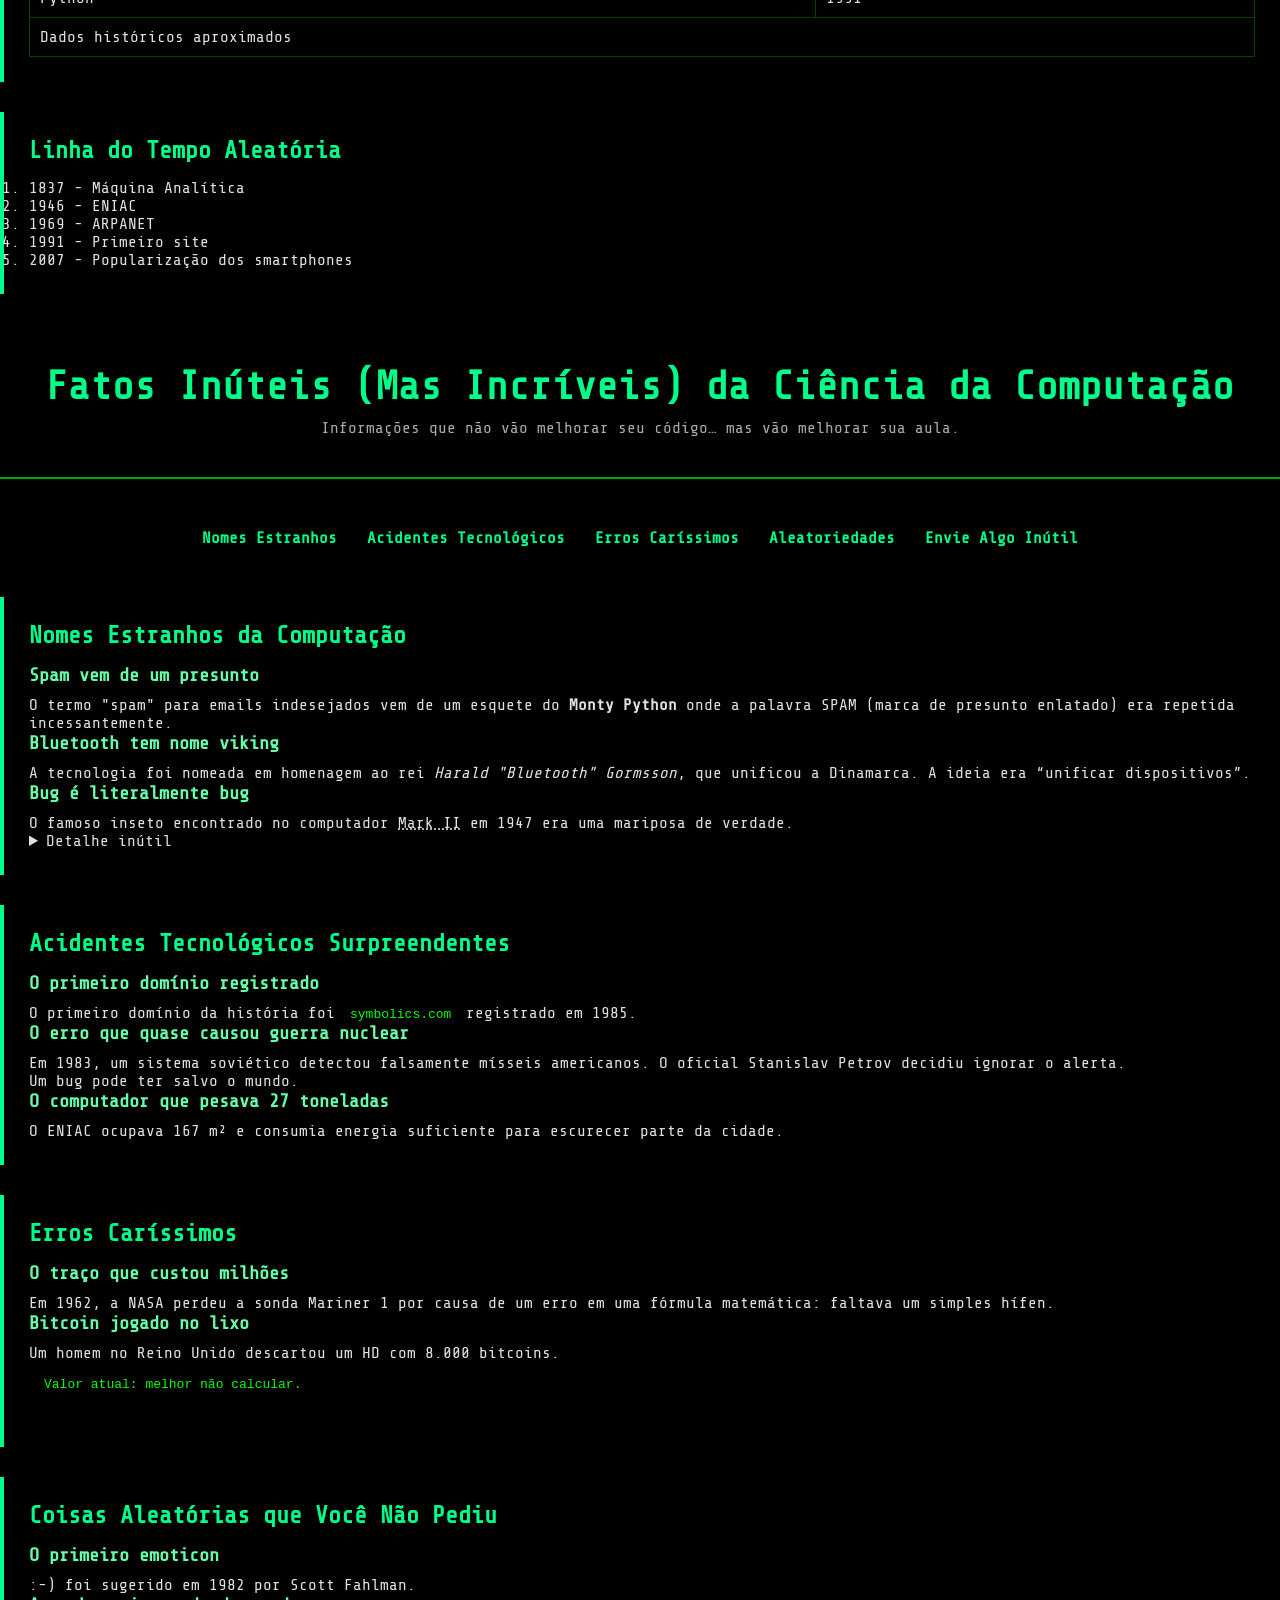
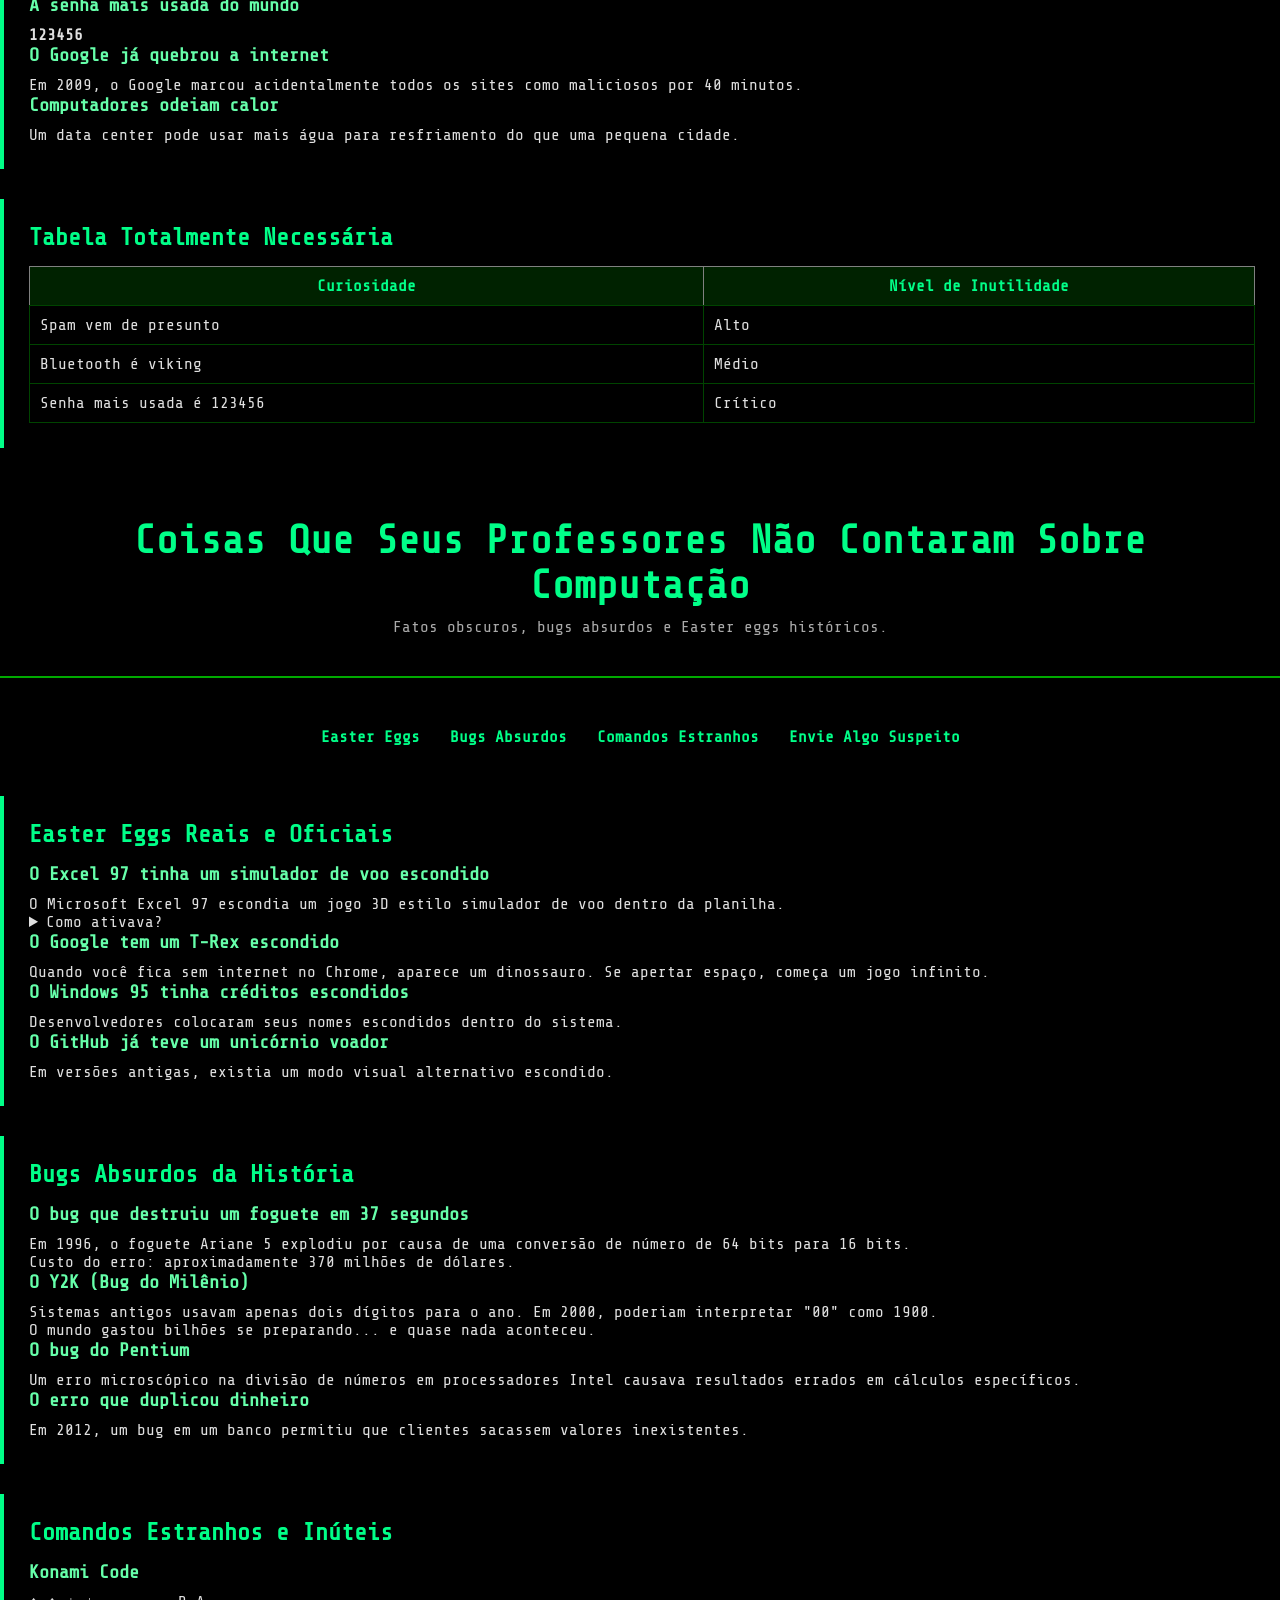
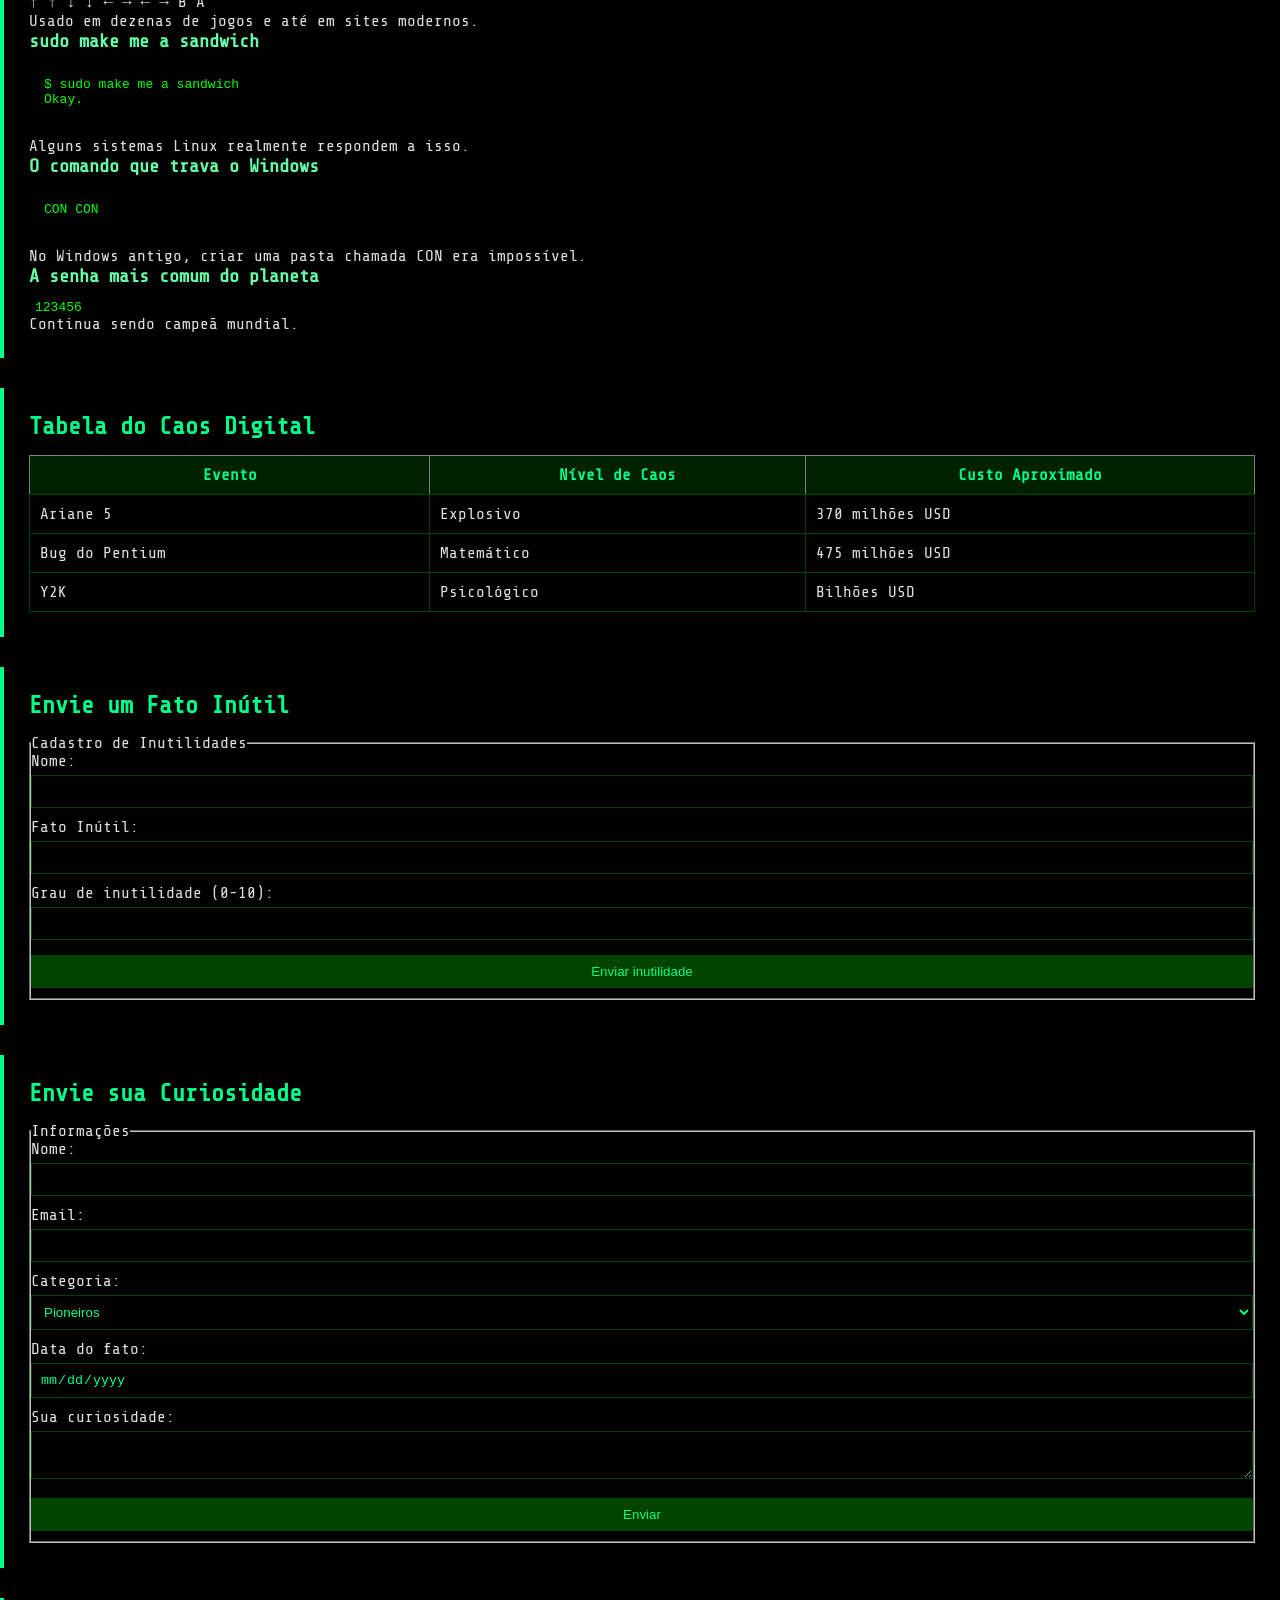
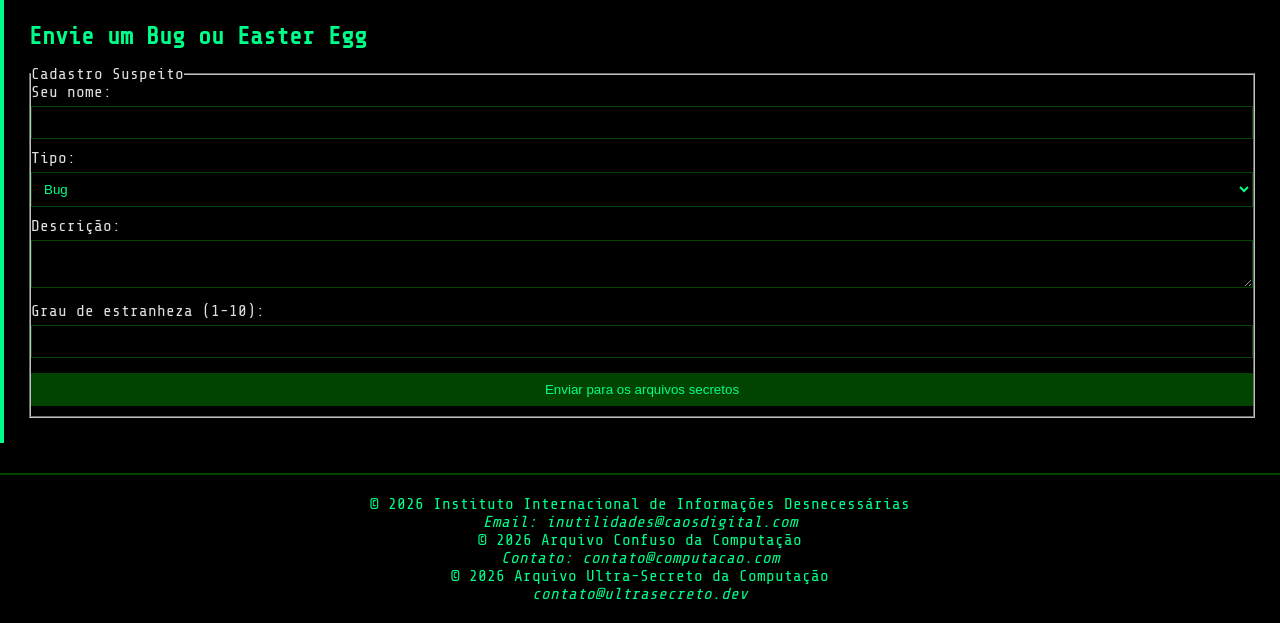
<file: atividade 3/index.html>
<!DOCTYPE html>
<html lang="pt-br">
<head>
<link rel="stylesheet" href="style.css">
    <meta charset="UTF-8">
    <meta name="description" content="Curiosidades e fatos históricos da Ciência da Computação">
    <meta name="author" content="Portal Computação">
    <meta name="viewport" content="width=device-width, initial-scale=1.0">
    <title>Arquivo Confuso da Computação</title>
</head>

<body>

<div id="pagina">

    <header id="topo">
        <h1>Arquivo (Quase) Perdido da Ciência da Computação</h1>
        <p>Uma coletânea caótica de fatos históricos, curiosos e inesperados.</p>
    </header>

    <nav id="menu-principal">
        <ul>
            <li><a href="#pioneiros">Pioneiros</a></li>
            <li><a href="#bugs">Bugs</a></li>
            <li><a href="#internet">Internet</a></li>
            <li><a href="#linguagens">Linguagens</a></li>
            <li><a href="#linha-do-tempo">Linha do Tempo</a></li>
            <li><a href="#formulario">Envie Algo</a></li>
        </ul>
    </nav>

    <main>

        <section id="pioneiros">
            <h2>Pioneiros Esquecidos</h2>

            <article>
                <h3>Ada Lovelace</h3>
                <p>Considerada a primeira programadora da história.</p>
                <details>
                    <summary>Ver mais</summary>
                    <p>Ela escreveu um algoritmo para a Máquina Analítica no século XIX.</p>
                </details>
            </article>

            <article>
                <h3>Alan Turing</h3>
                <p>Criador do conceito de Máquina de Turing.</p>
                <blockquote>
                    "Podemos ver apenas um pouco do futuro, mas o suficiente para perceber que há muito a fazer."
                </blockquote>
            </article>

            <aside>
                <h4>Curiosidade lateral</h4>
                <p>Durante décadas, o trabalho de Turing foi mantido em segredo.</p>
            </aside>
        </section>

        <section id="bugs">
            <h2>Histórias de Bugs</h2>

            <article>
                <h3>O Primeiro Bug Real</h3>
                <p>Uma mariposa encontrada em um computador em 1947.</p>
                <figure>
                    <figcaption>Registro do bug colado no relatório técnico.</figcaption>
                </figure>
            </article>

            <article>
                <h3>O Vírus Creeper</h3>
                <p>Primeiro vírus da história (1971).</p>
                <p>Mensagem exibida:</p>
                <pre>
I'M THE CREEPER : CATCH ME IF YOU CAN
                </pre>
            </article>
        </section>

        <section id="internet">
            <h2>Curiosidades da Internet</h2>

            <article>
                <h3>Primeiro Website</h3>
                <p>Criado em 1991 por Tim Berners-Lee.</p>
            </article>

            <article>
                <h3>ARPANET</h3>
                <p>A precursora da internet moderna.</p>
                <ul>
                    <li>Primeira mensagem enviada: "LO"</li>
                    <li>O sistema caiu antes de completar "LOGIN"</li>
                </ul>
            </article>

            <article>
                <h3>Emojis e ASCII</h3>
                <p>Antes dos emojis gráficos, usávamos:</p>
                <code>:-)</code>
                <code>;-)</code>
                <code>:-D</code>
            </article>
        </section>

        <section id="linguagens">
            <h2>Linguagens de Programação</h2>

            <article>
                <h3>COBOL</h3>
                <p>Ainda usado em sistemas bancários.</p>
            </article>

            <article>
                <h3>C</h3>
                <p>Base para muitos sistemas operacionais.</p>
            </article>

            <article>
                <h3>HTML</h3>
                <p>Não é linguagem de programação, mas estrutura a web.</p>
            </article>

            <div>
                <table border="1">
                    <caption>Linguagens e Ano de Criação</caption>
                    <thead>
                        <tr>
                            <th>Linguagem</th>
                            <th>Ano</th>
                        </tr>
                    </thead>
                    <tbody>
                        <tr>
                            <td>COBOL</td>
                            <td>1959</td>
                        </tr>
                        <tr>
                            <td>C</td>
                            <td>1972</td>
                        </tr>
                        <tr>
                            <td>Python</td>
                            <td>1991</td>
                        </tr>
                    </tbody>
                    <tfoot>
                        <tr>
                            <td colspan="2">Dados históricos aproximados</td>
                        </tr>
                    </tfoot>
                </table>
            </div>
        </section>

        <section id="linha-do-tempo">
            <h2>Linha do Tempo Aleatória</h2>

            <ol>
                <li>1837 - Máquina Analítica</li>
                <li>1946 - ENIAC</li>
                <li>1969 - ARPANET</li>
                <li>1991 - Primeiro site</li>
                <li>2007 - Popularização dos smartphones</li>
            </ol>
        </section>


</div>


<header>
    <h1>Fatos Inúteis (Mas Incríveis) da Ciência da Computação</h1>
    <p>Informações que não vão melhorar seu código… mas vão melhorar sua aula.</p>
</header>

<nav>
    <ul>
        <li><a href="#nomes">Nomes Estranhos</a></li>
        <li><a href="#acidentes">Acidentes Tecnológicos</a></li>
        <li><a href="#dinheiro">Erros Caríssimos</a></li>
        <li><a href="#aleatorio">Aleatoriedades</a></li>
        <li><a href="#form">Envie Algo Inútil</a></li>
    </ul>
</nav>



<section id="nomes">
    <h2>Nomes Estranhos da Computação</h2>

    <article>
        <h3>Spam vem de um presunto</h3>
        <p>
            O termo "spam" para emails indesejados vem de um esquete do 
            <strong>Monty Python</strong> onde a palavra SPAM (marca de presunto enlatado) 
            era repetida incessantemente.
        </p>
    </article>

    <article>
        <h3>Bluetooth tem nome viking</h3>
        <p>
            A tecnologia foi nomeada em homenagem ao rei 
            <em>Harald "Bluetooth" Gormsson</em>, que unificou a Dinamarca.
            A ideia era “unificar dispositivos”.
        </p>
    </article>

    <article>
        <h3>Bug é literalmente bug</h3>
        <p>
            O famoso inseto encontrado no computador 
            <abbr title="Harvard Mark II">Mark II</abbr> em 1947 
            era uma mariposa de verdade.
        </p>
        <details>
            <summary>Detalhe inútil</summary>
            <p>O inseto ainda está preservado em um museu.</p>
        </details>
    </article>

</section>


<section id="acidentes">

    <h2>Acidentes Tecnológicos Surpreendentes</h2>

    <article>
        <h3>O primeiro domínio registrado</h3>
        <p>
            O primeiro domínio da história foi 
            <code>symbolics.com</code> registrado em 1985.
        </p>
    </article>

    <article>
        <h3>O erro que quase causou guerra nuclear</h3>
        <p>
            Em 1983, um sistema soviético detectou falsamente mísseis americanos.
            O oficial Stanislav Petrov decidiu ignorar o alerta.
        </p>
        <blockquote>
            Um bug pode ter salvo o mundo.
        </blockquote>
    </article>

    <article>
        <h3>O computador que pesava 27 toneladas</h3>
        <p>
            O ENIAC ocupava 167 m² e consumia energia suficiente para escurecer parte da cidade.
        </p>
    </article>

</section>


<section id="dinheiro">

    <h2>Erros Caríssimos</h2>

    <article>
        <h3>O traço que custou milhões</h3>
        <p>
            Em 1962, a NASA perdeu a sonda Mariner 1 por causa de um erro em uma fórmula matemática:
            faltava um simples hífen.
        </p>
    </article>

    <article>
        <h3>Bitcoin jogado no lixo</h3>
        <p>
            Um homem no Reino Unido descartou um HD com 8.000 bitcoins.
        </p>
        <pre>
Valor atual: melhor não calcular.
        </pre>
    </article>

</section>


<section id="aleatorio">

    <h2>Coisas Aleatórias que Você Não Pediu</h2>

    <article>
        <h3>O primeiro emoticon</h3>
        <p>
            :-) foi sugerido em 1982 por Scott Fahlman.
        </p>
    </article>

    <article>
        <h3>A senha mais usada do mundo</h3>
        <p><strong>123456</strong></p>
    </article>

    <article>
        <h3>O Google já quebrou a internet</h3>
        <p>
            Em 2009, o Google marcou acidentalmente todos os sites como maliciosos por 40 minutos.
        </p>
    </article>

    <article>
        <h3>Computadores odeiam calor</h3>
        <p>
            Um data center pode usar mais água para resfriamento do que uma pequena cidade.
        </p>
    </article>

</section>


<section>

    <h2>Tabela Totalmente Necessária</h2>

    <table border="1">
        <tr>
            <th>Curiosidade</th>
            <th>Nível de Inutilidade</th>
        </tr>
        <tr>
            <td>Spam vem de presunto</td>
            <td>Alto</td>
        </tr>
        <tr>
            <td>Bluetooth é viking</td>
            <td>Médio</td>
        </tr>
        <tr>
            <td>Senha mais usada é 123456</td>
            <td>Crítico</td>
        </tr>
    </table>

</section>

<header>
    <h1>Coisas Que Seus Professores Não Contaram Sobre Computação</h1>
    <p>Fatos obscuros, bugs absurdos e Easter eggs históricos.</p>
</header>

<nav>
    <ul>
        <li><a href="#easter-eggs">Easter Eggs</a></li>
        <li><a href="#bugs-absurdos">Bugs Absurdos</a></li>
        <li><a href="#comandos-secretos">Comandos Estranhos</a></li>
        <li><a href="#formulario-secreto">Envie Algo Suspeito</a></li>
    </ul>
</nav>


<section id="easter-eggs">

    <h2>Easter Eggs Reais e Oficiais</h2>

    <article>
        <h3>O Excel 97 tinha um simulador de voo escondido</h3>
        <p>
            O Microsoft Excel 97 escondia um jogo 3D estilo simulador de voo 
            dentro da planilha.
        </p>
        <details>
            <summary>Como ativava?</summary>
            <p>Era preciso selecionar células específicas e usar combinações absurdas de teclado.</p>
        </details>
    </article>

    <article>
        <h3>O Google tem um T-Rex escondido</h3>
        <p>
            Quando você fica sem internet no Chrome, aparece um dinossauro.
            Se apertar espaço, começa um jogo infinito.
        </p>
    </article>

    <article>
        <h3>O Windows 95 tinha créditos escondidos</h3>
        <p>
            Desenvolvedores colocaram seus nomes escondidos dentro do sistema.
        </p>
    </article>

    <article>
        <h3>O GitHub já teve um unicórnio voador</h3>
        <p>
            Em versões antigas, existia um modo visual alternativo escondido.
        </p>
    </article>

</section>



<section id="bugs-absurdos">

    <h2>Bugs Absurdos da História</h2>

    <article>
        <h3>O bug que destruiu um foguete em 37 segundos</h3>
        <p>
            Em 1996, o foguete Ariane 5 explodiu por causa de uma conversão de número
            de 64 bits para 16 bits.
        </p>
        <blockquote>
            Custo do erro: aproximadamente 370 milhões de dólares.
        </blockquote>
    </article>

    <article>
        <h3>O Y2K (Bug do Milênio)</h3>
        <p>
            Sistemas antigos usavam apenas dois dígitos para o ano.
            Em 2000, poderiam interpretar "00" como 1900.
        </p>
        <p>
            O mundo gastou bilhões se preparando... e quase nada aconteceu.
        </p>
    </article>

    <article>
        <h3>O bug do Pentium</h3>
        <p>
            Um erro microscópico na divisão de números em processadores Intel
            causava resultados errados em cálculos específicos.
        </p>
    </article>

    <article>
        <h3>O erro que duplicou dinheiro</h3>
        <p>
            Em 2012, um bug em um banco permitiu que clientes sacassem valores inexistentes.
        </p>
    </article>

</section>



<section id="comandos-secretos">

    <h2>Comandos Estranhos e Inúteis</h2>

    <article>
        <h3>Konami Code</h3>
        <p>
            ↑ ↑ ↓ ↓ ← → ← → B A
        </p>
        <p>
            Usado em dezenas de jogos e até em sites modernos.
        </p>
    </article>

    <article>
        <h3>sudo make me a sandwich</h3>
        <pre>
$ sudo make me a sandwich
Okay.
        </pre>
        <p>Alguns sistemas Linux realmente respondem a isso.</p>
    </article>

    <article>
        <h3>O comando que trava o Windows</h3>
        <pre>
CON CON
        </pre>
        <p>
            No Windows antigo, criar uma pasta chamada CON era impossível.
        </p>
    </article>

    <article>
        <h3>A senha mais comum do planeta</h3>
        <code>123456</code>
        <p>
            Continua sendo campeã mundial.
        </p>
    </article>

</section>



<section>

    <h2>Tabela do Caos Digital</h2>

    <table border="1">
        <tr>
            <th>Evento</th>
            <th>Nível de Caos</th>
            <th>Custo Aproximado</th>
        </tr>
        <tr>
            <td>Ariane 5</td>
            <td>Explosivo</td>
            <td>370 milhões USD</td>
        </tr>
        <tr>
            <td>Bug do Pentium</td>
            <td>Matemático</td>
            <td>475 milhões USD</td>
        </tr>
        <tr>
            <td>Y2K</td>
            <td>Psicológico</td>
            <td>Bilhões USD</td>
        </tr>
    </table>

</section>


<section id="form">

    <h2>Envie um Fato Inútil</h2>

    <form>
        <fieldset>
            <legend>Cadastro de Inutilidades</legend>

            <label>Nome:</label>
            <input type="text" name="nome">

            <label>Fato Inútil:</label>
            <input type="text" name="fato">

            <label>Grau de inutilidade (0-10):</label>
            <input type="number" name="grau" min="0" max="10">

            <input type="submit" value="Enviar inutilidade">
        </fieldset>
    </form>
    
</section>
 <section id="formulario">
            <h2>Envie sua Curiosidade</h2>

            <form>
                <fieldset>
                    <legend>Informações</legend>

                    <label>Nome:</label>
                    <input type="text" name="nome">

                    <label>Email:</label>
                    <input type="email" name="email">

                    <label>Categoria:</label>
                    <select name="categoria">
                        <option>Pioneiros</option>
                        <option>Bugs</option>
                        <option>Internet</option>
                        <option>Linguagens</option>
                    </select>

                    <label>Data do fato:</label>
                    <input type="date" name="data">

                    <label>Sua curiosidade:</label>
                    <textarea name="curiosidade"></textarea>

                    <input type="submit" value="Enviar">
                </fieldset>
            </form>
        </section>

    
<section id="formulario-secreto">

    <h2>Envie um Bug ou Easter Egg</h2>

    <form>
        <fieldset>
            <legend>Cadastro Suspeito</legend>

            <label>Seu nome:</label>
            <input type="text" name="nome">

            <label>Tipo:</label>
            <select name="tipo">
                <option>Bug</option>
                <option>Easter Egg</option>
                <option>Comando estranho</option>
            </select>

            <label>Descrição:</label>
            <textarea name="descricao"></textarea>

            <label>Grau de estranheza (1-10):</label>
            <input type="number" min="1" max="10">

            <input type="submit" value="Enviar para os arquivos secretos">
        </fieldset>
    </form>

</section>


</main>
</body>
<footer>
    <p>© 2026 Instituto Internacional de Informações Desnecessárias</p>
    <address>Email: inutilidades@caosdigital.com</address>
      <p>&copy; 2026 Arquivo Confuso da Computação</p>
        <address>
            Contato: contato@computacao.com
        </address>
         <p>© 2026 Arquivo Ultra-Secreto da Computação</p>
    <address>contato@ultrasecreto.dev</address>
</footer>

</div>

</body>
</html>
</file>
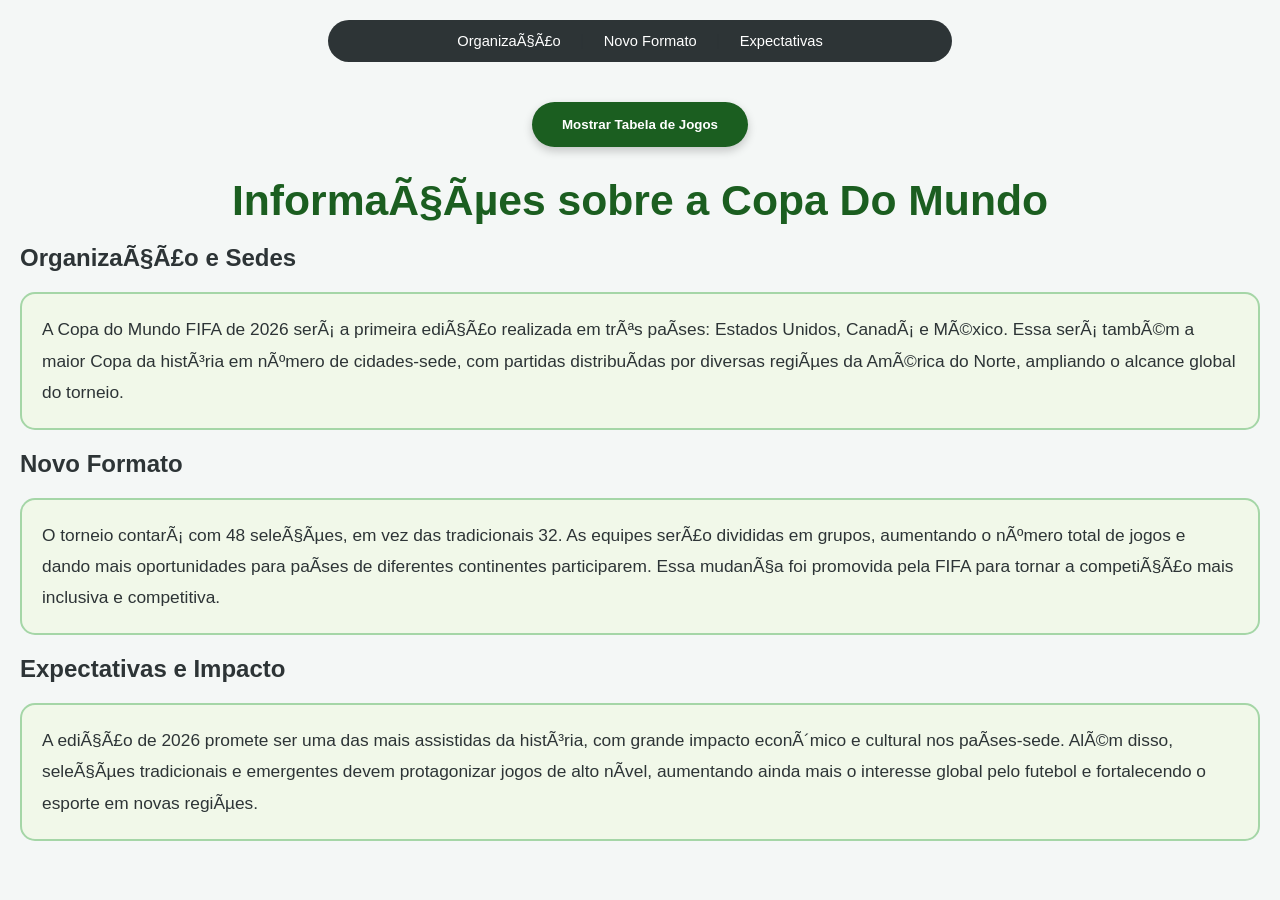
<file: Atividade 1 - 2° bi/prova 1/index.html>
<!DOCTYPE html>

<html>
    <head>
        <meta charset:"UTF-8">
        <link rel="stylesheet" href="style.css">
        <title>Copa do Mundo 2026</title>
    </head>
<nav>
        <a href="#organizacao">Organização</a> | 
        <a href="#formato">Novo Formato</a> | 
        <a href="#expectativas">Expectativas</a>
    </nav>

    <button onclick="mostrarTabela()" class="btn-tabela">Mostrar Tabela de Jogos</button>

    <h1>Informações sobre a Copa Do Mundo</h1>


    <section id="organizacao">
        <h2> Organização e Sedes</h2>
        <p>
            A Copa do Mundo FIFA de 2026 será a primeira edição realizada em três países: 
            Estados Unidos, Canadá e México. Essa será também a maior Copa da história 
            em número de cidades-sede, com partidas distribuídas por diversas regiões 
            da América do Norte, ampliando o alcance global do torneio.
        </p>
    </section>

   
    <section id="formato">
        <h2> Novo Formato</h2>
        <p>
            O torneio contará com 48 seleções, em vez das tradicionais 32. As equipes 
            serão divididas em grupos, aumentando o número total de jogos e dando mais 
            oportunidades para países de diferentes continentes participarem. Essa 
            mudança foi promovida pela FIFA para tornar a competição mais inclusiva e competitiva.
        </p>
    </section>

   
    <section id="expectativas">
        <h2> Expectativas e Impacto</h2>
        <p>
            A edição de 2026 promete ser uma das mais assistidas da história, com grande 
            impacto econômico e cultural nos países-sede. Além disso, seleções tradicionais 
            e emergentes devem protagonizar jogos de alto nível, aumentando ainda mais o 
            interesse global pelo futebol e fortalecendo o esporte em novas regiões.
        </p>
    </section>

    <script>
    function mostrarTabela() {
        if (document.getElementById('tabela-jogos')) {
            alert("A tabela já está sendo exibida!");
            return;
        }

        const img = document.createElement('img');
        
      
        img.src = 'Tabela_Jogos.png';
        img.id = 'tabela-jogos';
        img.alt = 'Tabela Oficial de Jogos Copa 2026';
        
       
        img.style.display = 'block';
        img.style.margin = '30px auto';
        img.style.maxWidth = '90%';
        img.style.borderRadius = '15px';
        img.style.boxShadow = '0 10px 30px rgba(0,0,0,0.3)';

        document.body.appendChild(img);
    }
</script>

</body>
</html>









</html>
</file>
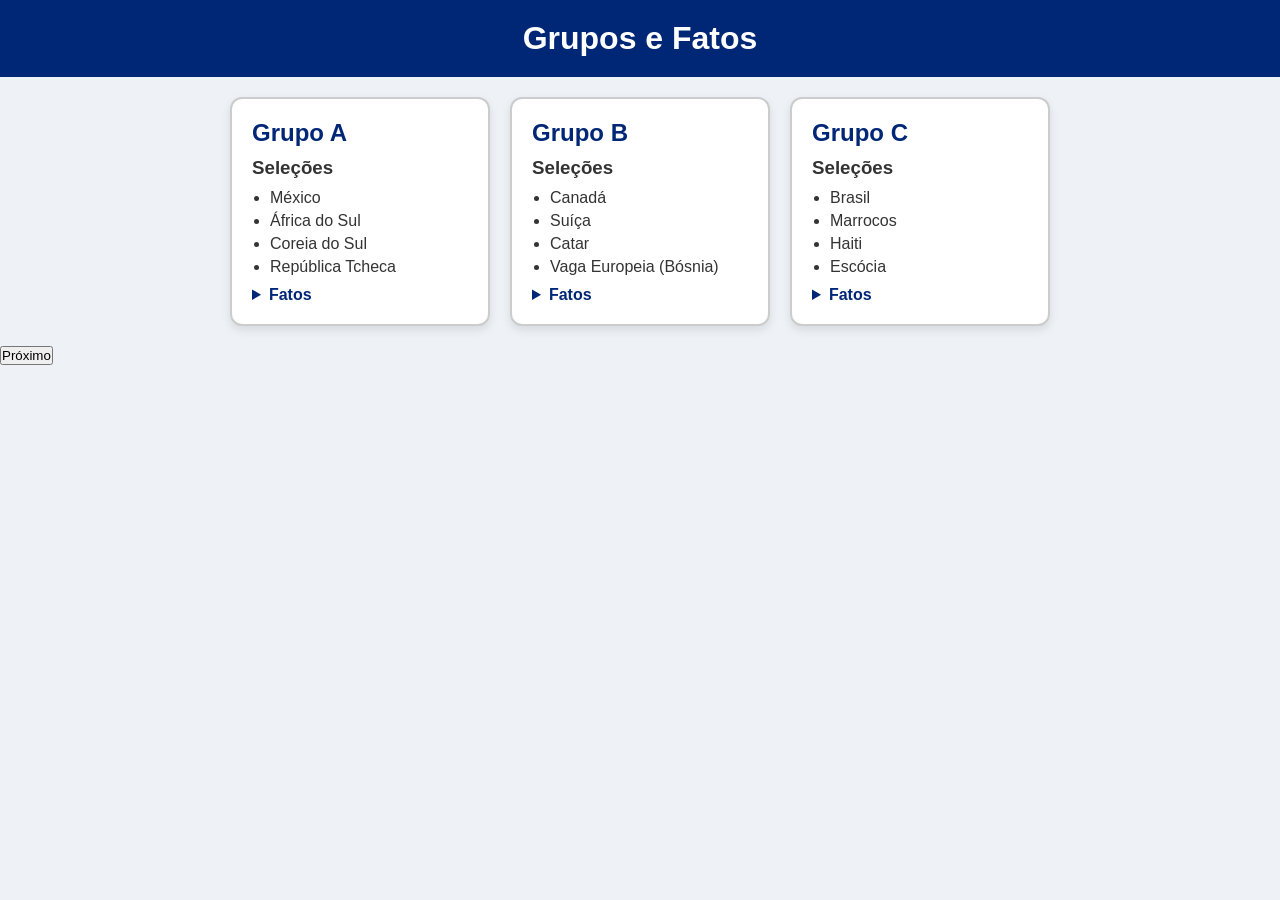
<file: Atividade 1 - 2° bi/prova 2/index.html>
<!DOCTYPE html>
<html lang="pt-br">
<head>
    <meta charset="UTF-8">
    <meta name="viewport" content="width=device-width, initial-scale=1.0">
    <title>Grupos e Fatos</title>
    <link rel="stylesheet" href="style.css">
</head>

<body>

<header>
    <h1>Grupos e Fatos</h1>
</header>

<main class="container">

    <section class="card">
        <h2 id="grupo1-titulo">Grupo A</h2>
        <h3>Seleções</h3>

        <ul id="grupo1-lista">
            <li>México</li>
            <li>África do Sul</li>
            <li>Coreia do Sul</li>
            <li>República Tcheca</li>
        </ul>

        <details>
            <summary>Fatos</summary>
            <p id="grupo1-fatos">
                O jogo de abertura será México x África do Sul. Confrontos entre Coreia do Sul e seleções europeias já ocorreram em várias Copas, com histórico equilibrado.
            </p>
        </details>
    </section>

    <section class="card">
        <h2 id="grupo2-titulo">Grupo B</h2>
        <h3>Seleções</h3>

        <ul id="grupo2-lista">
            <li>Canadá</li>
            <li>Suíça</li>
            <li>Catar</li>
            <li>Vaga Europeia (Bósnia)</li>
        </ul>

        <details>
            <summary>Fatos</summary>
            <p id="grupo2-fatos">
                O Canadá joga em casa, fator importante de desempenho. Catar e Suíça já se enfrentaram recentemente em amistosos internacionais.
            </p>
        </details>
    </section>

    <section class="card">
        <h2 id="grupo3-titulo">Grupo C</h2>
        <h3>Seleções</h3>

        <ul id="grupo3-lista">
            <li>Brasil</li>
            <li>Marrocos</li>
            <li>Haiti</li>
            <li>Escócia</li>
        </ul>

        <details>
            <summary>Fatos</summary>
            <p id="grupo3-fatos">
                Brasil, Marrocos e Escócia já dividiram grupo em 1998. Brasil nunca perdeu para a Escócia em Copas.
            </p>
        </details>
    </section>

</main>

<div class="botao-area">
    <button onclick="proximo()">Próximo</button>
</div>

<script src="script.js"></script>

</body>
</html>
</file>
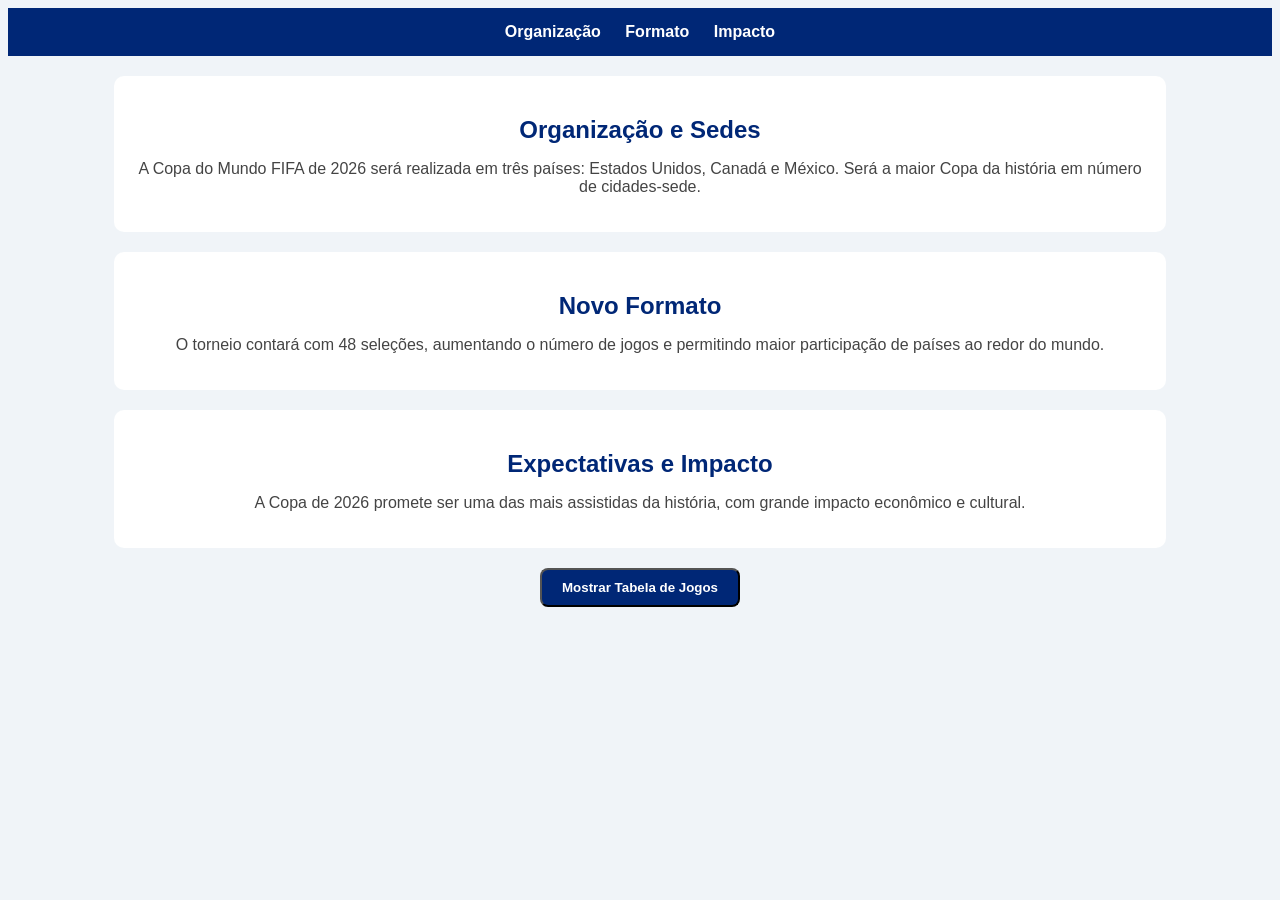
<file: Atividade 1 - 2° bi/prova 3/index.html>
<!DOCTYPE html>
<html lang="pt-br">
<head>
    <meta charset="UTF-8">
    <title>Copa do Mundo 2026</title>

    <link rel="stylesheet" href="style.css">
</head>

<body>

    <nav>
        <a href="#organizacao">Organização</a>
        <a href="#formato">Formato</a>
        <a href="#impacto">Impacto</a>
    </nav>

    <section id="organizacao" class="secao">
        <h2> Organização e Sedes</h2>
        <p>
            A Copa do Mundo FIFA de 2026 será realizada em três países:
            Estados Unidos, Canadá e México. Será a maior Copa da história
            em número de cidades-sede.
        </p>
    </section>

    <section id="formato" class="secao">
        <h2> Novo Formato</h2>
        <p>
            O torneio contará com 48 seleções, aumentando o número de jogos
            e permitindo maior participação de países ao redor do mundo.
        </p>
    </section>

    <section id="impacto" class="secao">
        <h2> Expectativas e Impacto</h2>
        <p>
            A Copa de 2026 promete ser uma das mais assistidas da história,
            com grande impacto econômico e cultural.
        </p>
    </section>

    <div class="botao">
        <button onclick="mostrarImagem()">Mostrar Tabela de Jogos</button>
    </div>

    <div id="resultado"></div>

    <script src="script.js"></script>
</body>
</html>
</file>
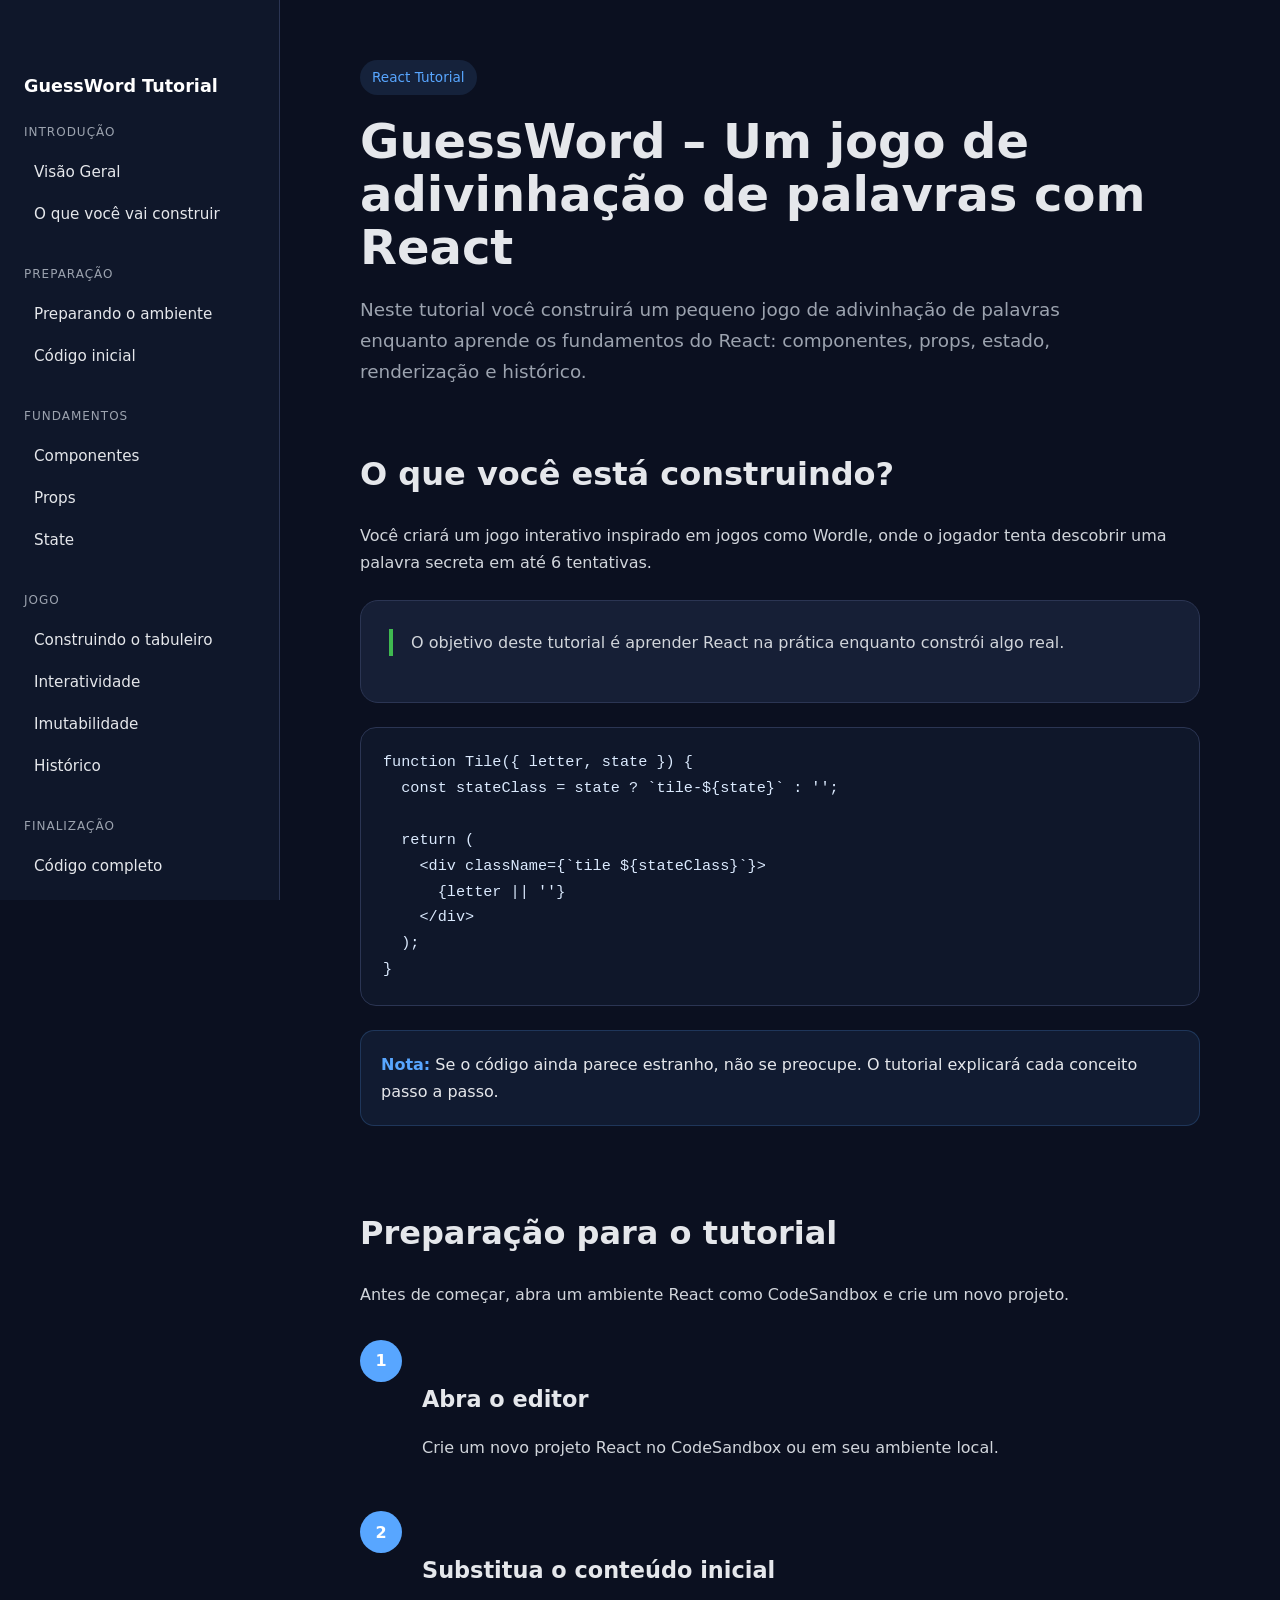
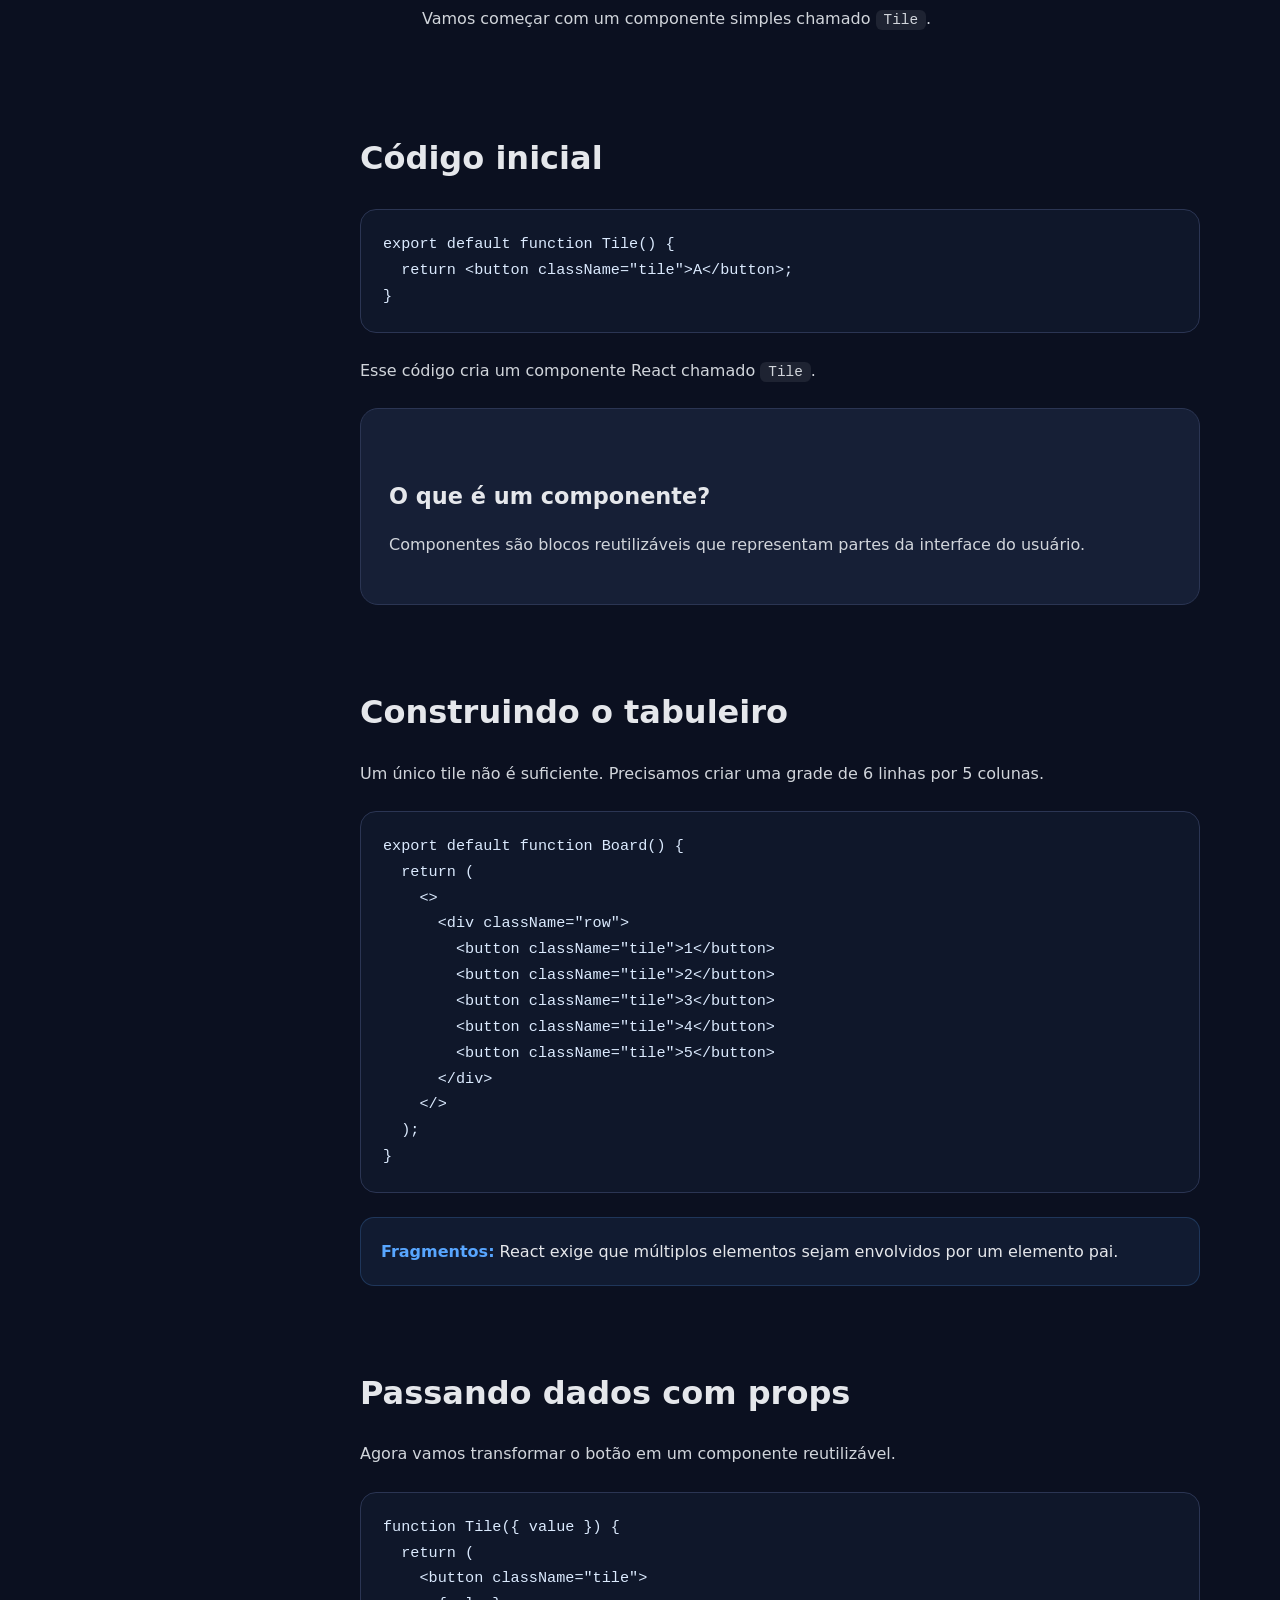
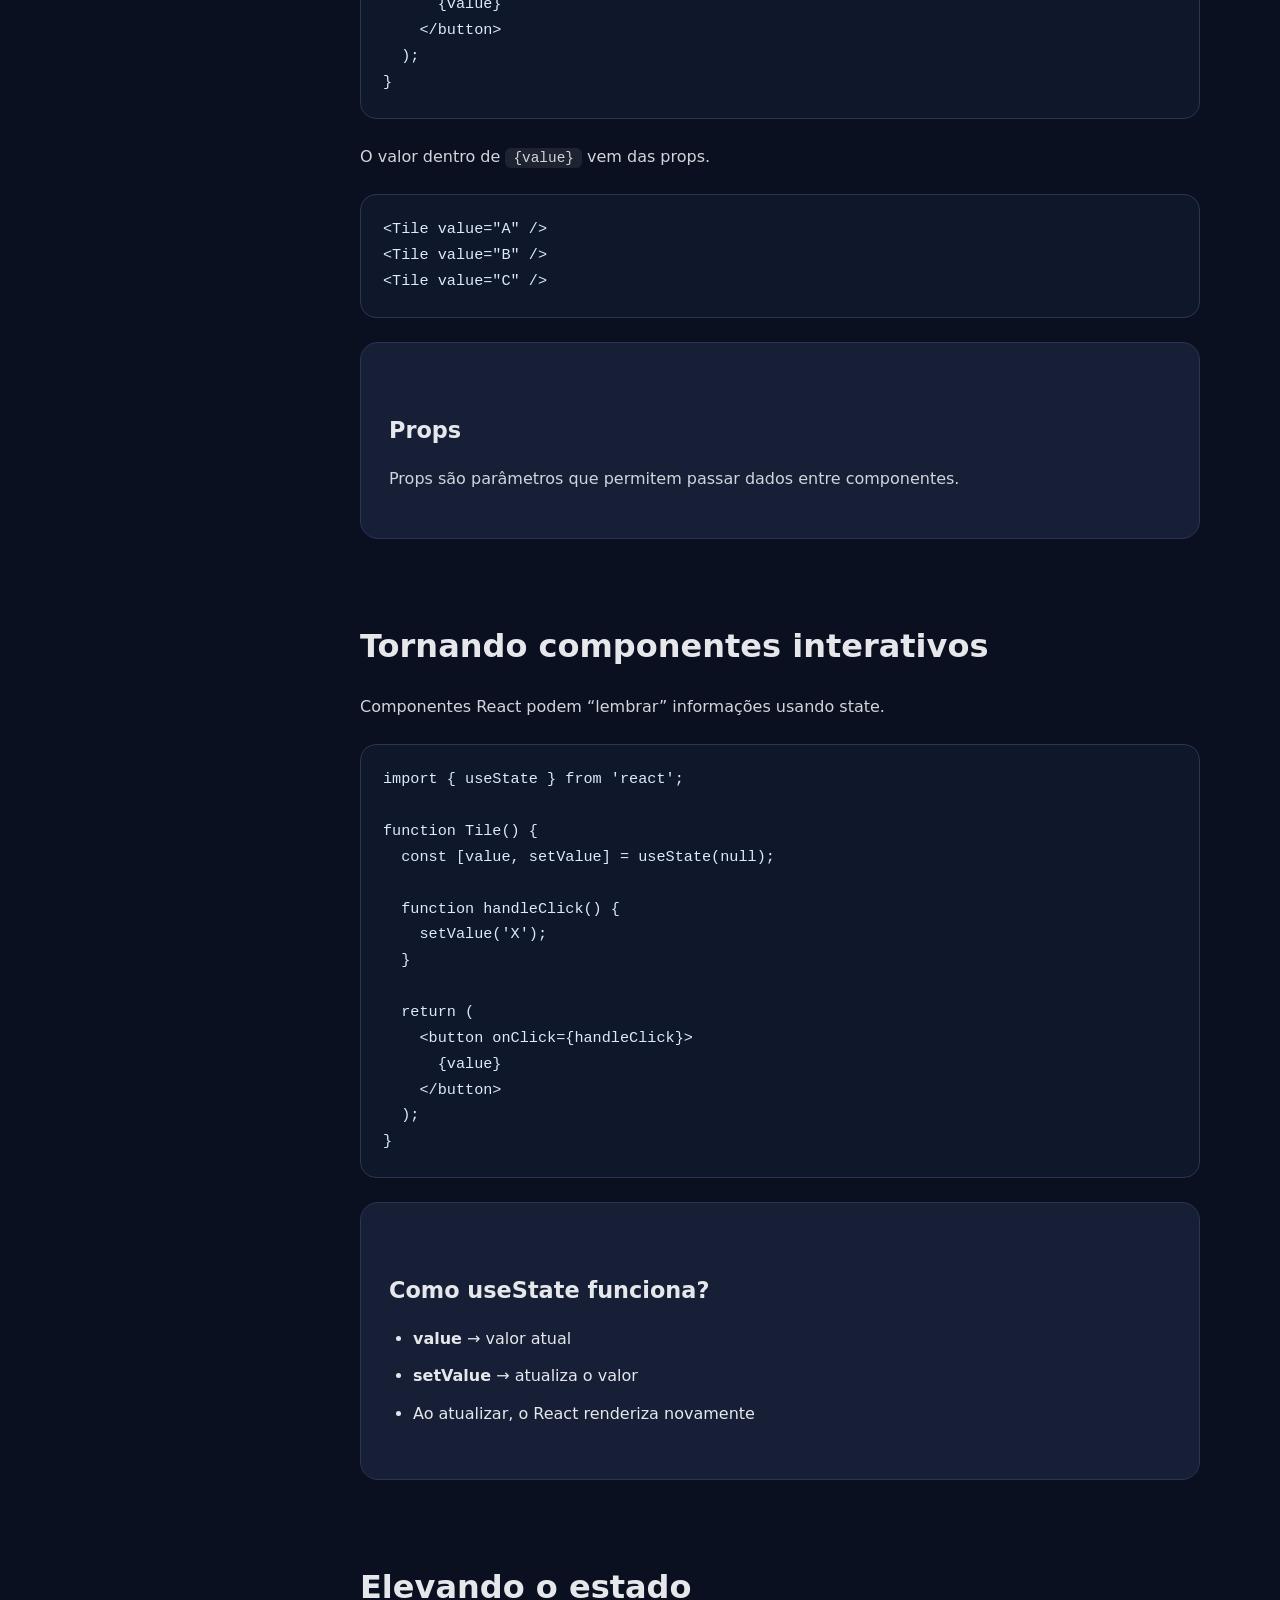
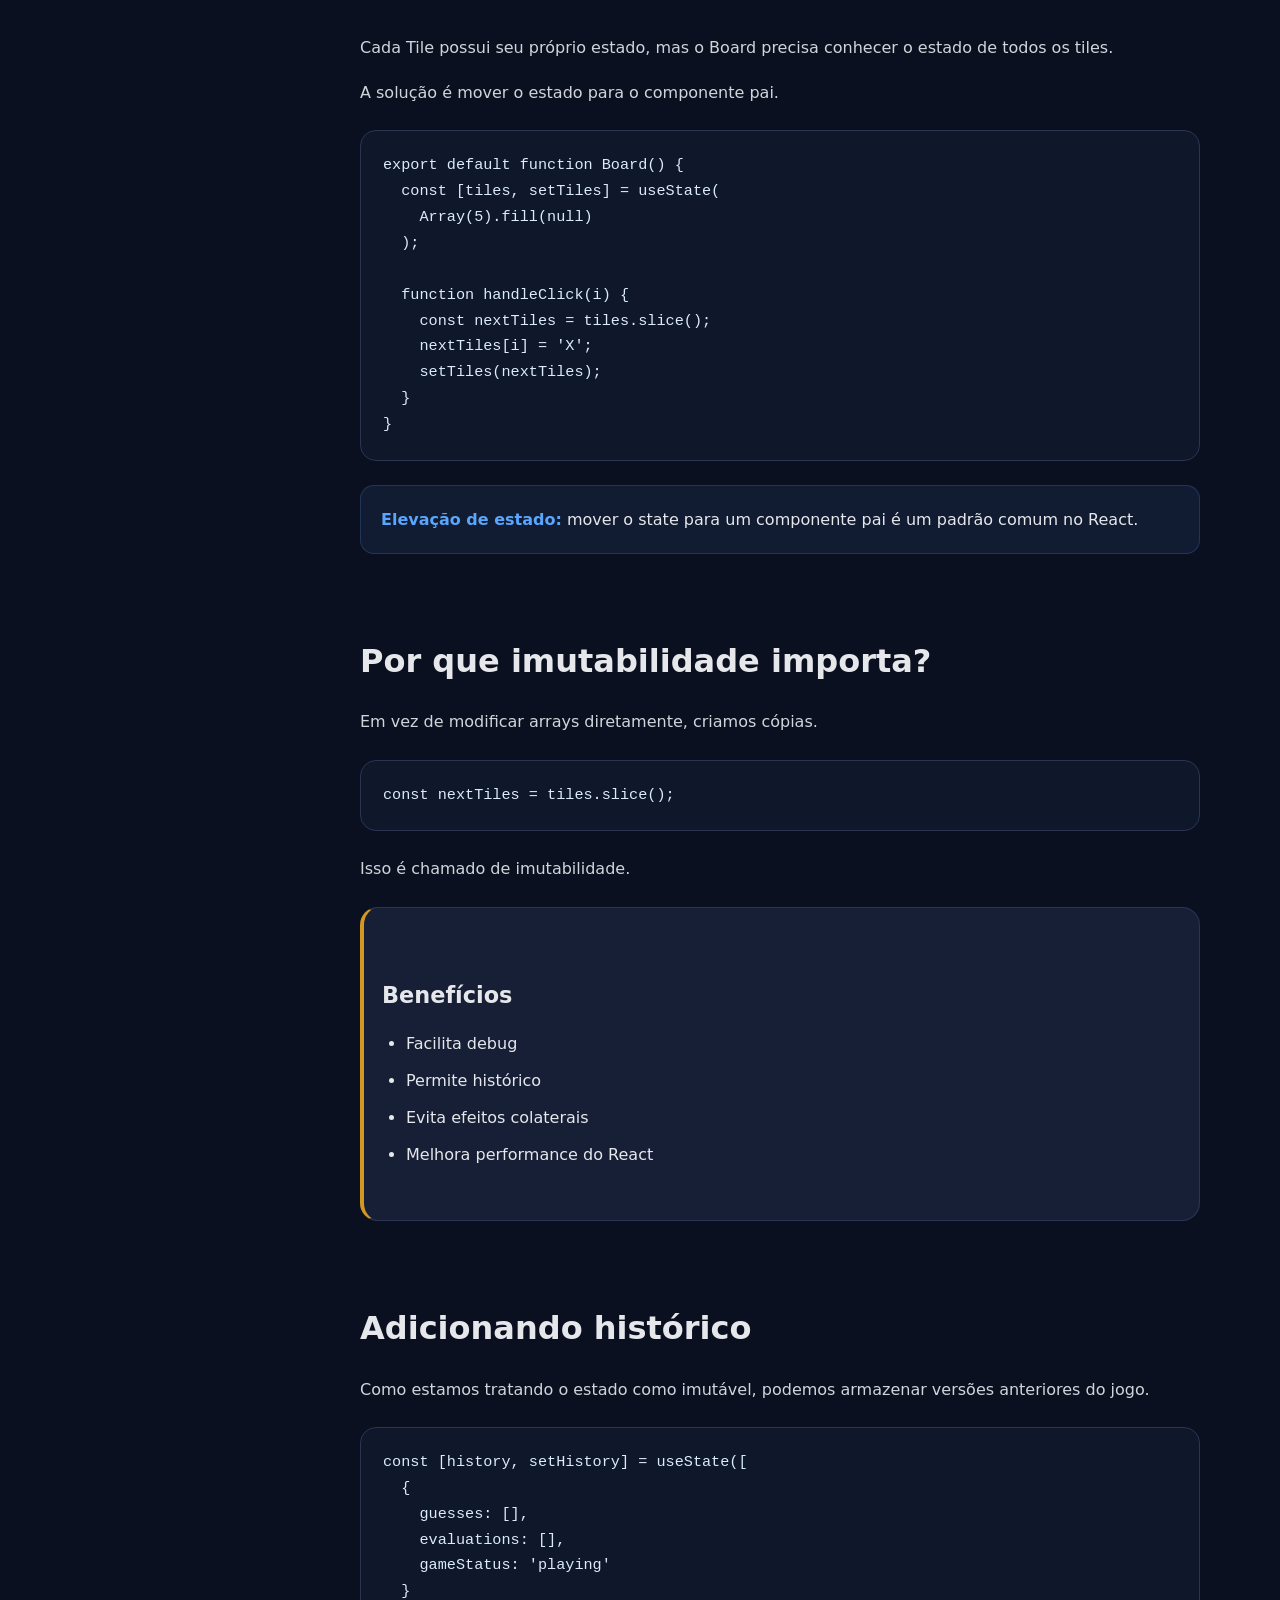
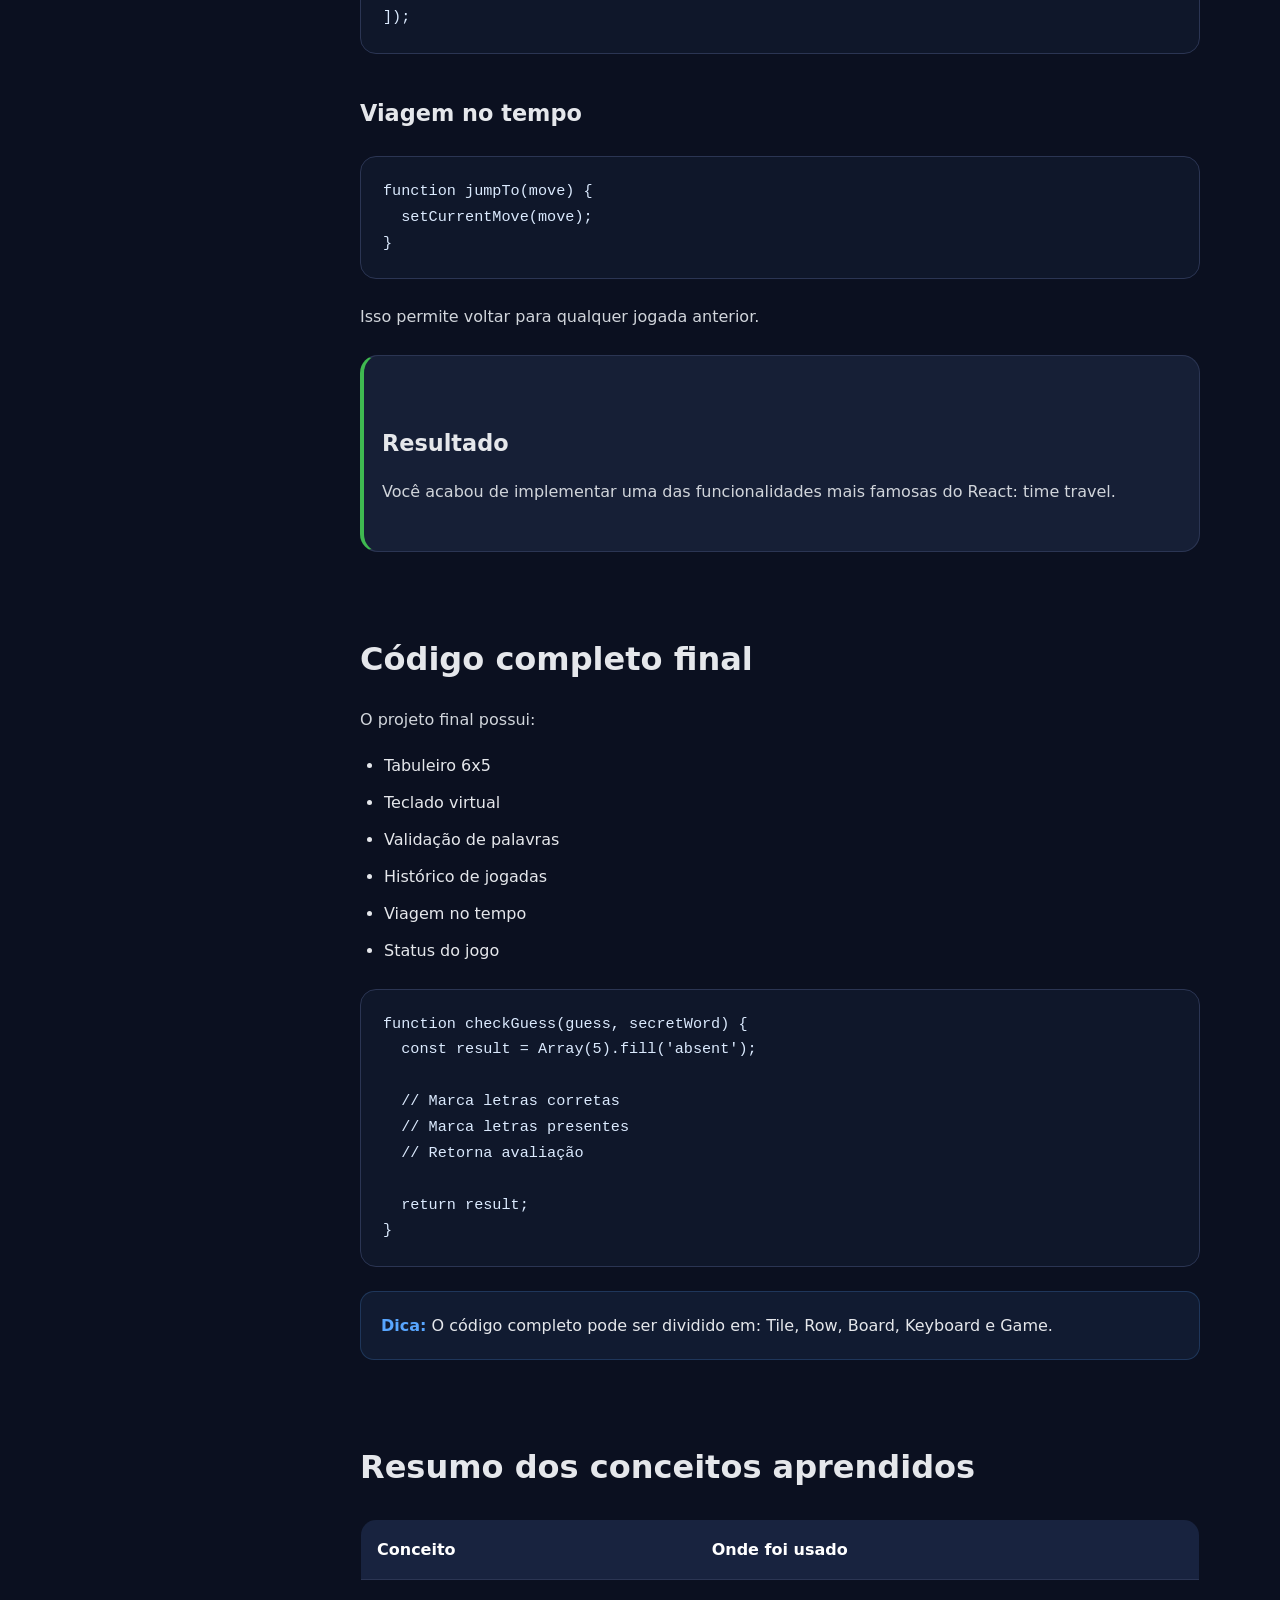
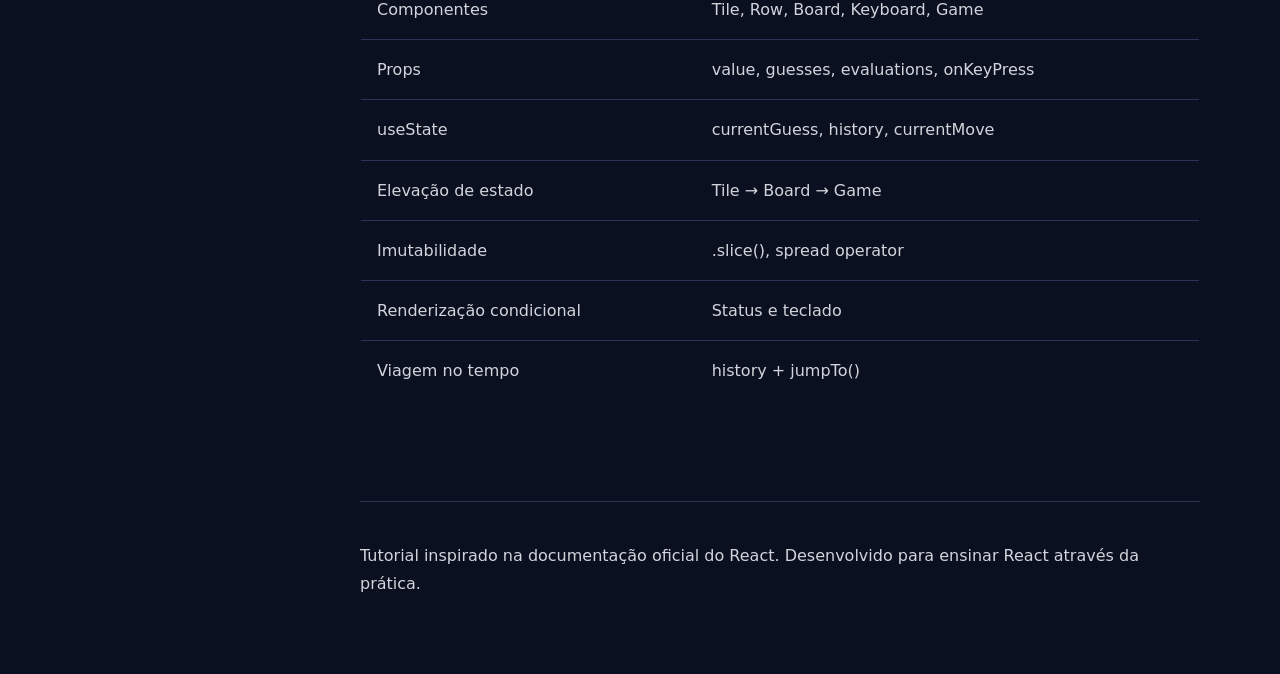
<file: Atividade 3 /Jogo em REACT/Tutorial/index.html>
<!DOCTYPE html>
<html lang="pt-BR">
<head>
  <meta charset="UTF-8" />
  <meta name="viewport" content="width=device-width, initial-scale=1.0" />
  <title>GuessWord – Tutorial React</title>

  <style>
    :root {
      --bg: #0b1020;
      --bg-secondary: #111827;
      --card: #161f36;
      --border: #2b3553;
      --text: #e5e7eb;
      --muted: #9ca3af;
      --blue: #58a6ff;
      --green: #3fb950;
      --yellow: #d29922;
      --red: #f85149;
      --code-bg: #0f172a;
    }

    * {
      margin: 0;
      padding: 0;
      box-sizing: border-box;
    }

    html {
      scroll-behavior: smooth;
    }

    body {
      font-family: Inter, system-ui, sans-serif;
      background: var(--bg);
      color: var(--text);
      line-height: 1.7;
    }

    .layout {
      display: grid;
      grid-template-columns: 280px 1fr;
      min-height: 100vh;
    }

    aside {
      position: sticky;
      top: 0;
      height: 100vh;
      overflow-y: auto;
      background: #0f172a;
      border-right: 1px solid var(--border);
      padding: 32px 24px;
    }

    aside h2 {
      font-size: 1.1rem;
      margin-bottom: 20px;
      color: white;
    }

    .nav-group {
      margin-bottom: 28px;
    }

    .nav-group-title {
      color: var(--muted);
      text-transform: uppercase;
      font-size: 0.75rem;
      letter-spacing: 1px;
      margin-bottom: 10px;
    }

    aside a {
      display: block;
      color: var(--text);
      text-decoration: none;
      padding: 8px 10px;
      border-radius: 8px;
      transition: 0.2s;
      font-size: 0.95rem;
    }

    aside a:hover {
      background: rgba(88, 166, 255, 0.12);
      color: var(--blue);
    }

    main {
      max-width: 1000px;
      padding: 60px 80px;
    }

    .hero {
      margin-bottom: 60px;
    }

    .hero-badge {
      display: inline-block;
      background: rgba(88, 166, 255, 0.12);
      color: var(--blue);
      padding: 6px 12px;
      border-radius: 999px;
      font-size: 0.85rem;
      margin-bottom: 20px;
    }

    h1 {
      font-size: 3rem;
      line-height: 1.1;
      margin-bottom: 20px;
    }

    .hero p {
      font-size: 1.15rem;
      color: var(--muted);
      max-width: 760px;
    }

    section {
      margin-bottom: 80px;
    }

    h2 {
      font-size: 2rem;
      margin-bottom: 20px;
      margin-top: 40px;
    }

    h3 {
      font-size: 1.4rem;
      margin: 40px 0 16px;
    }

    p {
      margin-bottom: 18px;
      color: #d1d5db;
    }

    ul, ol {
      padding-left: 24px;
      margin-bottom: 24px;
    }

    li {
      margin-bottom: 10px;
    }

    .note {
      background: rgba(88, 166, 255, 0.08);
      border: 1px solid rgba(88, 166, 255, 0.2);
      padding: 20px;
      border-radius: 14px;
      margin: 24px 0;
    }

    .note strong {
      color: var(--blue);
    }

    .card {
      background: var(--card);
      border: 1px solid var(--border);
      border-radius: 18px;
      padding: 28px;
      margin: 24px 0;
    }

    pre {
      background: var(--code-bg);
      border: 1px solid var(--border);
      padding: 22px;
      border-radius: 16px;
      overflow-x: auto;
      margin: 24px 0;
    }

    code {
      font-family: "Fira Code", monospace;
      font-size: 0.95rem;
      color: #dbeafe;
    }

    .inline-code {
      background: rgba(255,255,255,0.08);
      padding: 2px 8px;
      border-radius: 6px;
      font-family: monospace;
      font-size: 0.9rem;
    }

    table {
      width: 100%;
      border-collapse: collapse;
      margin-top: 24px;
      overflow: hidden;
      border-radius: 16px;
      border: 1px solid var(--border);
    }

    th {
      background: #18233f;
      text-align: left;
      padding: 16px;
      color: white;
    }

    td {
      padding: 16px;
      border-top: 1px solid var(--border);
      color: #d1d5db;
    }

    .step {
      display: flex;
      gap: 20px;
      margin: 32px 0;
    }

    .step-number {
      min-width: 42px;
      height: 42px;
      border-radius: 999px;
      background: var(--blue);
      color: white;
      display: flex;
      align-items: center;
      justify-content: center;
      font-weight: bold;
    }

    .step-content {
      flex: 1;
    }

    .success {
      border-left: 4px solid var(--green);
      padding-left: 18px;
    }

    .warning {
      border-left: 4px solid var(--yellow);
      padding-left: 18px;
    }

    .danger {
      border-left: 4px solid var(--red);
      padding-left: 18px;
    }

    .footer {
      margin-top: 100px;
      padding-top: 40px;
      border-top: 1px solid var(--border);
      color: var(--muted);
    }

    @media (max-width: 980px) {
      .layout {
        grid-template-columns: 1fr;
      }

      aside {
        position: relative;
        height: auto;
        border-right: none;
        border-bottom: 1px solid var(--border);
      }

      main {
        padding: 40px 24px;
      }

      h1 {
        font-size: 2.2rem;
      }
    }
  </style>
</head>

<body>

<div class="layout">

  <aside>
    <h2>GuessWord Tutorial</h2>

    <div class="nav-group">
      <div class="nav-group-title">Introdução</div>
      <a href="#intro">Visão Geral</a>
      <a href="#build">O que você vai construir</a>
    </div>

    <div class="nav-group">
      <div class="nav-group-title">Preparação</div>
      <a href="#setup">Preparando o ambiente</a>
      <a href="#initial-code">Código inicial</a>
    </div>

    <div class="nav-group">
      <div class="nav-group-title">Fundamentos</div>
      <a href="#components">Componentes</a>
      <a href="#props">Props</a>
      <a href="#state">State</a>
    </div>

    <div class="nav-group">
      <div class="nav-group-title">Jogo</div>
      <a href="#board">Construindo o tabuleiro</a>
      <a href="#interactive">Interatividade</a>
      <a href="#immutability">Imutabilidade</a>
      <a href="#history">Histórico</a>
    </div>

    <div class="nav-group">
      <div class="nav-group-title">Finalização</div>
      <a href="#final-code">Código completo</a>
      <a href="#summary">Resumo</a>
    </div>
  </aside>

  <main>

    <section class="hero" id="intro">
      <div class="hero-badge">React Tutorial</div>

      <h1>
        GuessWord – Um jogo de adivinhação de palavras com React
      </h1>

      <p>
        Neste tutorial você construirá um pequeno jogo de adivinhação
        de palavras enquanto aprende os fundamentos do React:
        componentes, props, estado, renderização e histórico.
      </p>
    </section>

    <section id="build">
      <h2>O que você está construindo?</h2>

      <p>
        Você criará um jogo interativo inspirado em jogos como Wordle,
        onde o jogador tenta descobrir uma palavra secreta em até
        6 tentativas.
      </p>

      <div class="card">
        <p class="success">
          O objetivo deste tutorial é aprender React na prática
          enquanto constrói algo real.
        </p>
      </div>

      <pre><code>function Tile({ letter, state }) {
  const stateClass = state ? `tile-${state}` : '';

  return (
    &lt;div className={`tile ${stateClass}`}&gt;
      {letter || ''}
    &lt;/div&gt;
  );
}</code></pre>

      <div class="note">
        <strong>Nota:</strong>
        Se o código ainda parece estranho, não se preocupe.
        O tutorial explicará cada conceito passo a passo.
      </div>
    </section>

    <section id="setup">
      <h2>Preparação para o tutorial</h2>

      <p>
        Antes de começar, abra um ambiente React como CodeSandbox
        e crie um novo projeto.
      </p>

      <div class="step">
        <div class="step-number">1</div>

        <div class="step-content">
          <h3>Abra o editor</h3>

          <p>
            Crie um novo projeto React no CodeSandbox
            ou em seu ambiente local.
          </p>
        </div>
      </div>

      <div class="step">
        <div class="step-number">2</div>

        <div class="step-content">
          <h3>Substitua o conteúdo inicial</h3>

          <p>
            Vamos começar com um componente simples chamado
            <span class="inline-code">Tile</span>.
          </p>
        </div>
      </div>
    </section>

    <section id="initial-code">
      <h2>Código inicial</h2>

      <pre><code>export default function Tile() {
  return &lt;button className="tile"&gt;A&lt;/button&gt;;
}</code></pre>

      <p>
        Esse código cria um componente React chamado
        <span class="inline-code">Tile</span>.
      </p>

      <div class="card">
        <h3>O que é um componente?</h3>

        <p>
          Componentes são blocos reutilizáveis que representam
          partes da interface do usuário.
        </p>
      </div>
    </section>

    <section id="components">
      <h2>Construindo o tabuleiro</h2>

      <p>
        Um único tile não é suficiente. Precisamos criar uma grade
        de 6 linhas por 5 colunas.
      </p>

      <pre><code>export default function Board() {
  return (
    &lt;&gt;
      &lt;div className="row"&gt;
        &lt;button className="tile"&gt;1&lt;/button&gt;
        &lt;button className="tile"&gt;2&lt;/button&gt;
        &lt;button className="tile"&gt;3&lt;/button&gt;
        &lt;button className="tile"&gt;4&lt;/button&gt;
        &lt;button className="tile"&gt;5&lt;/button&gt;
      &lt;/div&gt;
    &lt;/&gt;
  );
}</code></pre>

      <div class="note">
        <strong>Fragmentos:</strong>
        React exige que múltiplos elementos sejam envolvidos
        por um elemento pai.
      </div>
    </section>

    <section id="props">
      <h2>Passando dados com props</h2>

      <p>
        Agora vamos transformar o botão em um componente reutilizável.
      </p>

      <pre><code>function Tile({ value }) {
  return (
    &lt;button className="tile"&gt;
      {value}
    &lt;/button&gt;
  );
}</code></pre>

      <p>
        O valor dentro de <span class="inline-code">{value}</span>
        vem das props.
      </p>

      <pre><code>&lt;Tile value="A" /&gt;
&lt;Tile value="B" /&gt;
&lt;Tile value="C" /&gt;</code></pre>

      <div class="card">
        <h3>Props</h3>

        <p>
          Props são parâmetros que permitem passar dados
          entre componentes.
        </p>
      </div>
    </section>

    <section id="state">
      <h2>Tornando componentes interativos</h2>

      <p>
        Componentes React podem “lembrar” informações usando state.
      </p>

      <pre><code>import { useState } from 'react';

function Tile() {
  const [value, setValue] = useState(null);

  function handleClick() {
    setValue('X');
  }

  return (
    &lt;button onClick={handleClick}&gt;
      {value}
    &lt;/button&gt;
  );
}</code></pre>

      <div class="card">
        <h3>Como useState funciona?</h3>

        <ul>
          <li><strong>value</strong> → valor atual</li>
          <li><strong>setValue</strong> → atualiza o valor</li>
          <li>Ao atualizar, o React renderiza novamente</li>
        </ul>
      </div>
    </section>

    <section id="interactive">
      <h2>Elevando o estado</h2>

      <p>
        Cada Tile possui seu próprio estado, mas o Board precisa
        conhecer o estado de todos os tiles.
      </p>

      <p>
        A solução é mover o estado para o componente pai.
      </p>

      <pre><code>export default function Board() {
  const [tiles, setTiles] = useState(
    Array(5).fill(null)
  );

  function handleClick(i) {
    const nextTiles = tiles.slice();
    nextTiles[i] = 'X';
    setTiles(nextTiles);
  }
}</code></pre>

      <div class="note">
        <strong>Elevação de estado:</strong>
        mover o state para um componente pai é um padrão comum no React.
      </div>
    </section>

    <section id="immutability">
      <h2>Por que imutabilidade importa?</h2>

      <p>
        Em vez de modificar arrays diretamente, criamos cópias.
      </p>

      <pre><code>const nextTiles = tiles.slice();</code></pre>

      <p>
        Isso é chamado de imutabilidade.
      </p>

      <div class="card warning">
        <h3>Benefícios</h3>

        <ul>
          <li>Facilita debug</li>
          <li>Permite histórico</li>
          <li>Evita efeitos colaterais</li>
          <li>Melhora performance do React</li>
        </ul>
      </div>
    </section>

    <section id="history">
      <h2>Adicionando histórico</h2>

      <p>
        Como estamos tratando o estado como imutável,
        podemos armazenar versões anteriores do jogo.
      </p>

      <pre><code>const [history, setHistory] = useState([
  {
    guesses: [],
    evaluations: [],
    gameStatus: 'playing'
  }
]);</code></pre>

      <h3>Viagem no tempo</h3>

      <pre><code>function jumpTo(move) {
  setCurrentMove(move);
}</code></pre>

      <p>
        Isso permite voltar para qualquer jogada anterior.
      </p>

      <div class="card success">
        <h3>Resultado</h3>

        <p>
          Você acabou de implementar uma das funcionalidades
          mais famosas do React: time travel.
        </p>
      </div>
    </section>

    <section id="final-code">
      <h2>Código completo final</h2>

      <p>
        O projeto final possui:
      </p>

      <ul>
        <li>Tabuleiro 6x5</li>
        <li>Teclado virtual</li>
        <li>Validação de palavras</li>
        <li>Histórico de jogadas</li>
        <li>Viagem no tempo</li>
        <li>Status do jogo</li>
      </ul>

      <pre><code>function checkGuess(guess, secretWord) {
  const result = Array(5).fill('absent');

  // Marca letras corretas
  // Marca letras presentes
  // Retorna avaliação

  return result;
}</code></pre>

      <div class="note">
        <strong>Dica:</strong>
        O código completo pode ser dividido em:
        Tile, Row, Board, Keyboard e Game.
      </div>
    </section>

    <section id="summary">
      <h2>Resumo dos conceitos aprendidos</h2>

      <table>
        <thead>
          <tr>
            <th>Conceito</th>
            <th>Onde foi usado</th>
          </tr>
        </thead>

        <tbody>
          <tr>
            <td>Componentes</td>
            <td>Tile, Row, Board, Keyboard, Game</td>
          </tr>

          <tr>
            <td>Props</td>
            <td>value, guesses, evaluations, onKeyPress</td>
          </tr>

          <tr>
            <td>useState</td>
            <td>currentGuess, history, currentMove</td>
          </tr>

          <tr>
            <td>Elevação de estado</td>
            <td>Tile → Board → Game</td>
          </tr>

          <tr>
            <td>Imutabilidade</td>
            <td>.slice(), spread operator</td>
          </tr>

          <tr>
            <td>Renderização condicional</td>
            <td>Status e teclado</td>
          </tr>

          <tr>
            <td>Viagem no tempo</td>
            <td>history + jumpTo()</td>
          </tr>
        </tbody>
      </table>
    </section>

    <div class="footer">
      <p>
        Tutorial inspirado na documentação oficial do React.
        Desenvolvido para ensinar React através da prática.
      </p>
    </div>

  </main>

</div>

</body>
</html>
</file>
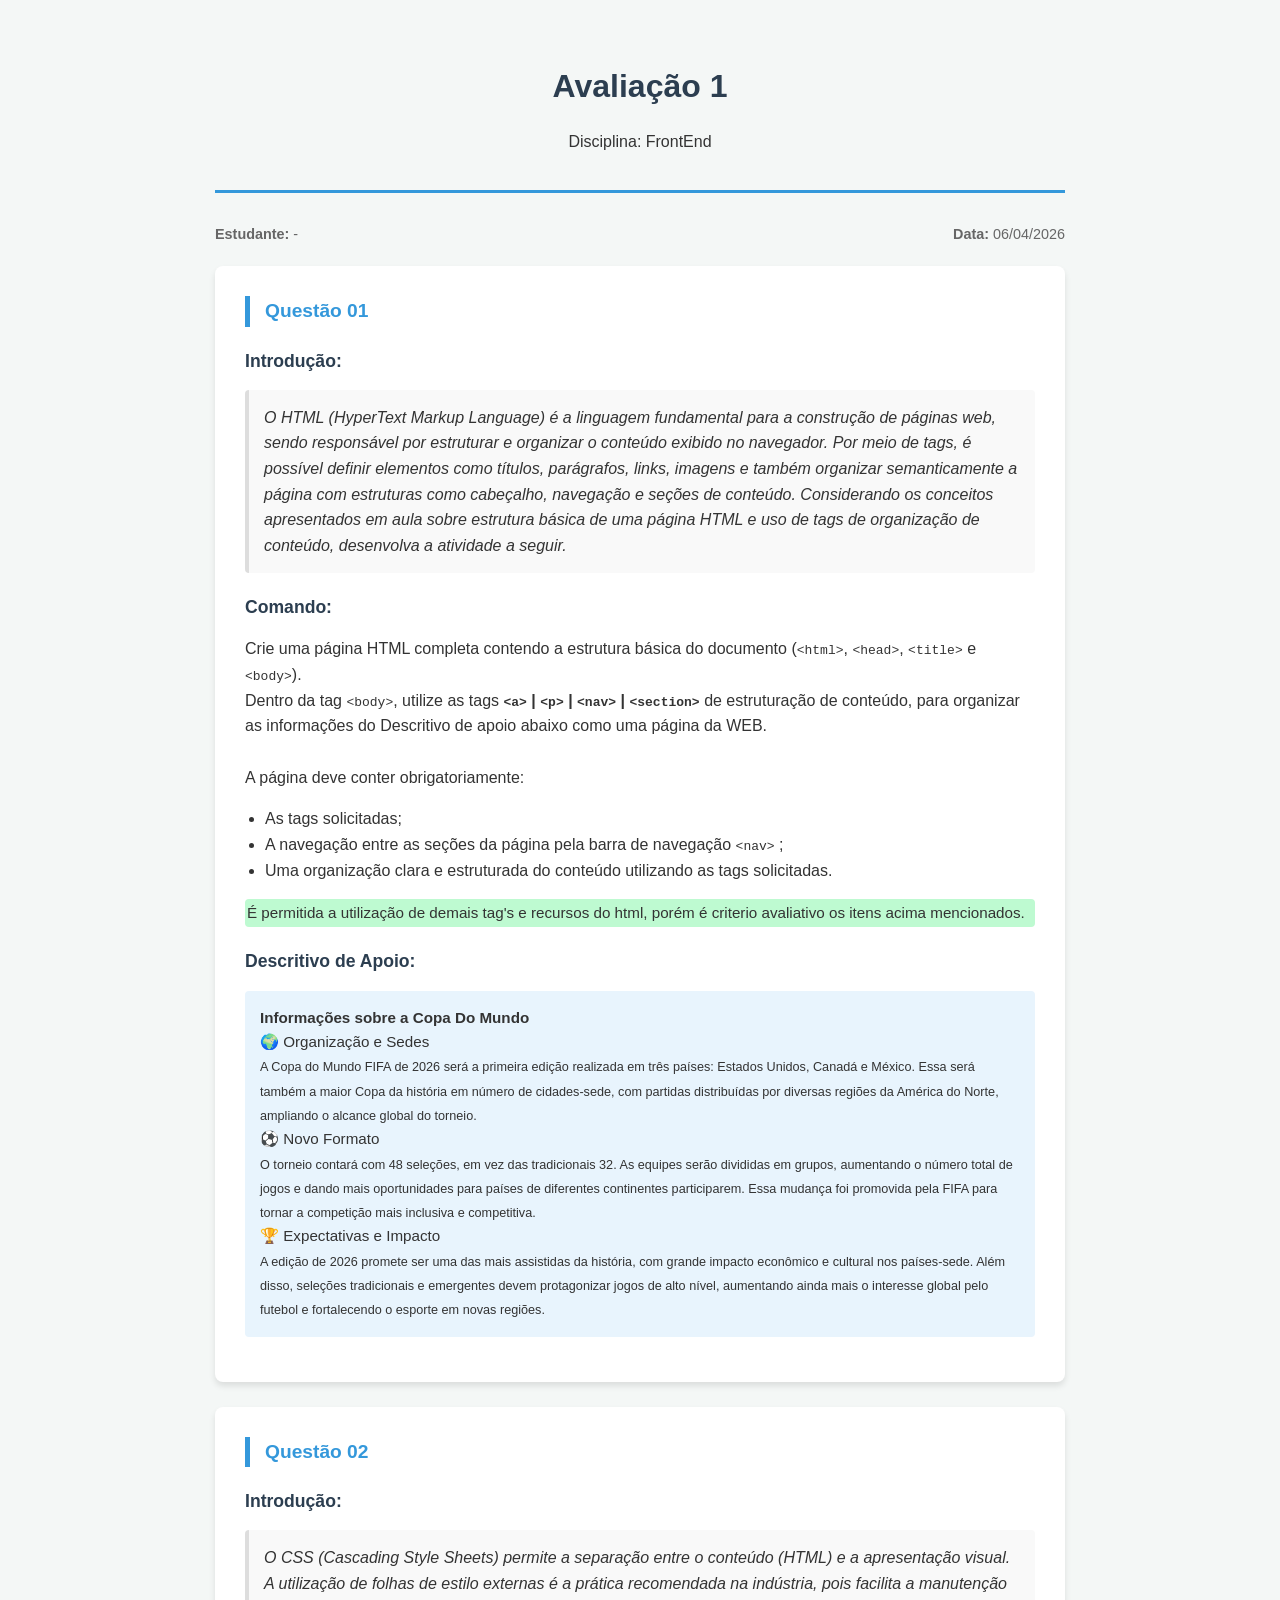
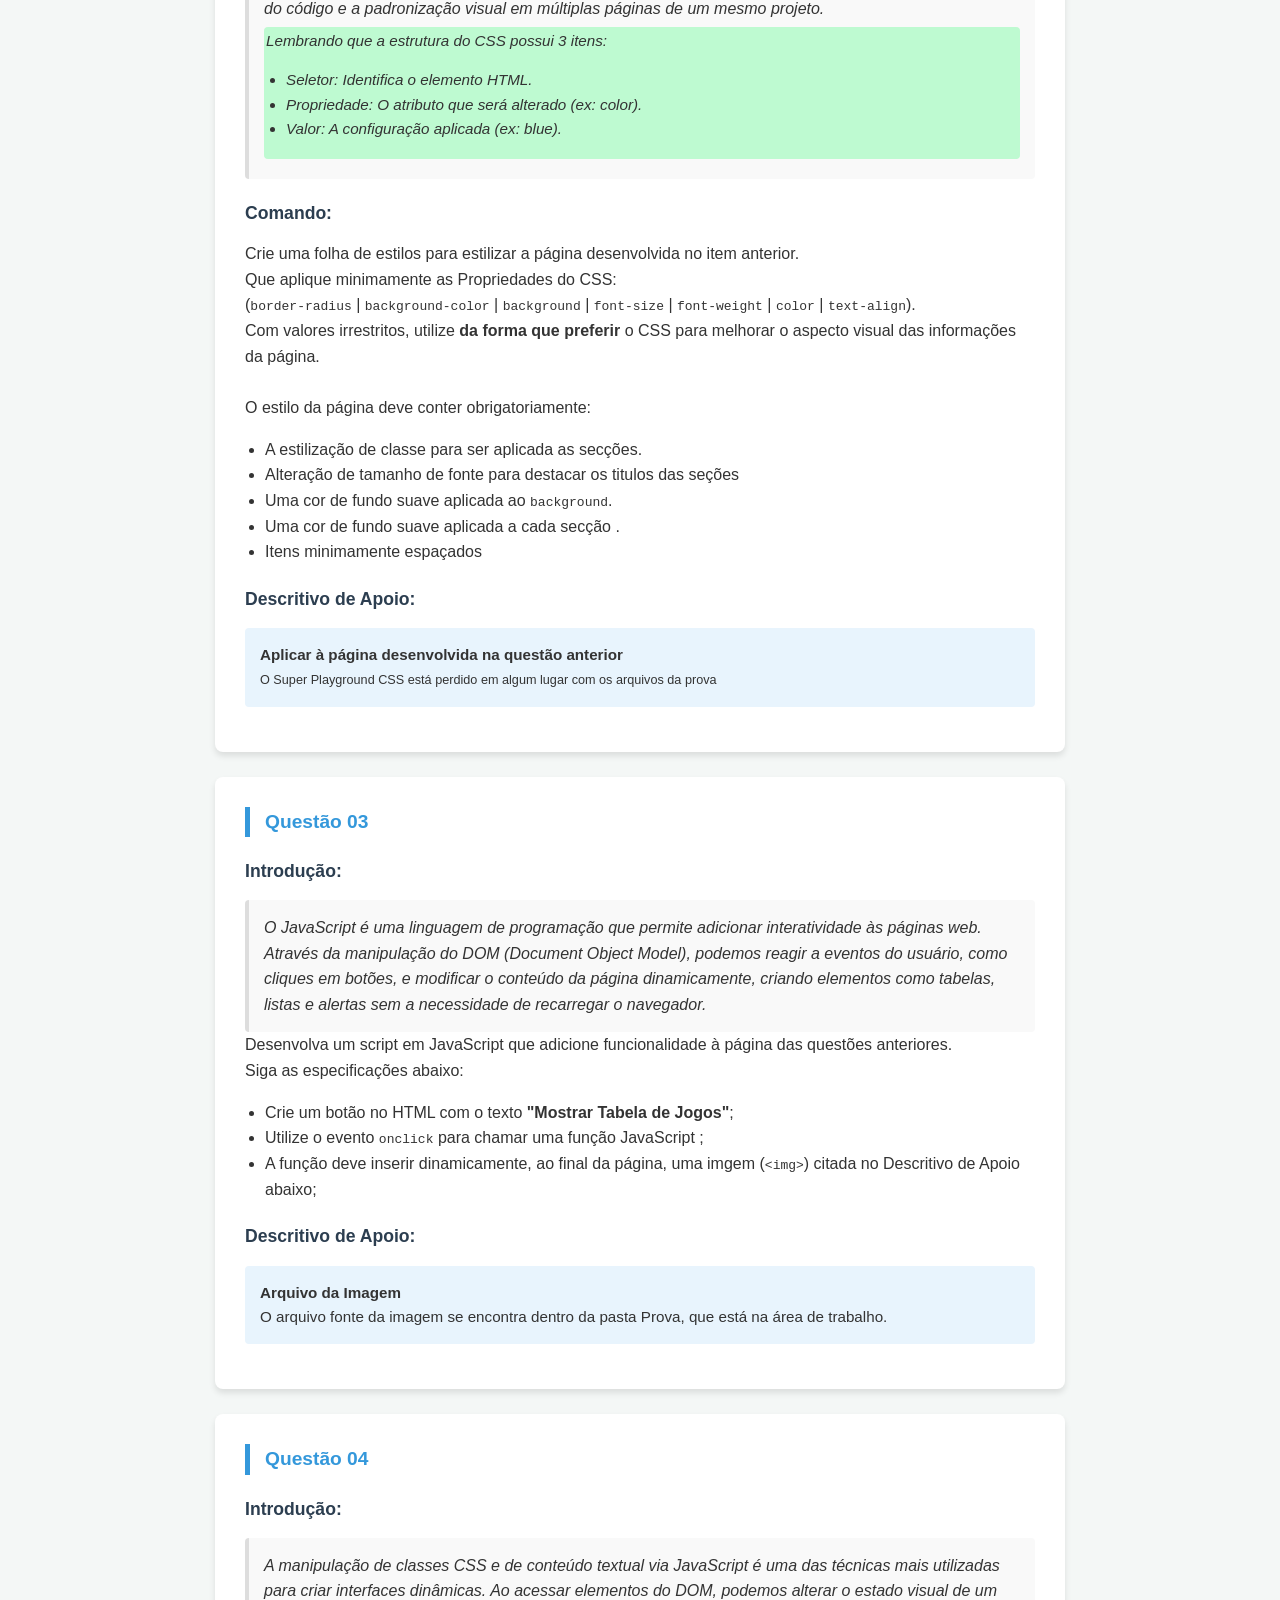
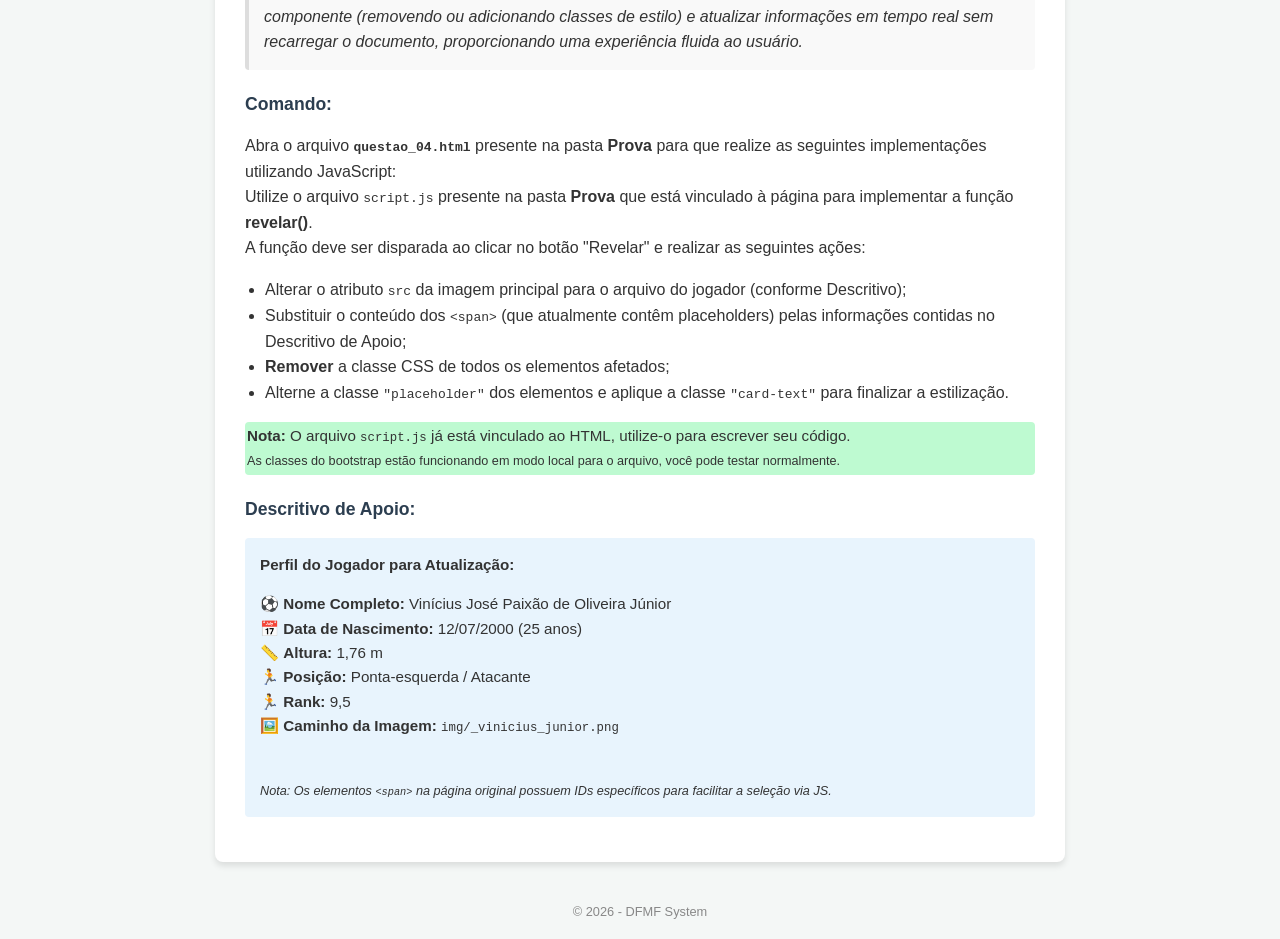
<file: Atividade 1 - 2° bi/prova 1/Prova.html>
<!DOCTYPE html>
<html lang="pt-br">
<head>
    <meta charset="UTF-8">
    <meta name="viewport" content="width=device-width, initial-scale=1.0">
    <title>Avaliação Prática de FrontEnd</title>
    <style>
        :root {
            --primary-color: #2c3e50;
            --accent-color: #3498db;
            --bg-color: #f4f7f6;
            --card-bg: #ffffff;
            --text-color: #333;
        }

        body {
            font-family: 'Segoe UI', Tahoma, Geneva, Verdana, sans-serif;
            background-color: var(--bg-color);
            color: var(--text-color);
            line-height: 1.6;
            margin: 0;
            padding: 20px;
        }

        .container {
            max-width: 850px;
            margin: 0 auto;
        }

        header {
            text-align: center;
            padding: 20px 0;
            border-bottom: 3px solid var(--accent-color);
            margin-bottom: 30px;
        }

        h1 {
            color: var(--primary-color);
            margin-bottom: 5px;
        }

        .info-aluno {
            display: flex;
            justify-content: space-between;
            margin-bottom: 20px;
            font-size: 0.9em;
            color: #666;
        }

        .question-card {
            background: var(--card-bg);
            padding: 30px;
            border-radius: 8px;
            box-shadow: 0 4px 6px rgba(0,0,0,0.1);
            margin-bottom: 25px;
        }

        .question-header {
            font-weight: bold;
            font-size: 1.2em;
            color: var(--accent-color);
            margin-bottom: 15px;
            display: block;
            border-left: 5px solid var(--accent-color);
            padding-left: 15px;
        }

        h2 {
            font-size: 1.1em;
            color: var(--primary-color);
            margin-top: 20px;
        }

        .intro-box {
            background-color: #f9f9f9;
            padding: 15px;
            border-radius: 4px;
            border-left: 4px solid #ddd;
            font-style: italic;
        }

        .descritivo-apoio {
            background-color: #e8f4fd;
            padding: 15px;
            margin: 15px 0;
            border-radius: 4px;
            font-size: 0.95em;
        }
        .item-destaque {
            background-color: #befad1;
            padding: 2px;
            margin: 5px 0;
            border-radius: 4px;
            font-size: 0.95em;
        }

        .comando {
            font-weight: 500;
        }

        ul {
            padding-left: 20px;
        }

        footer {
            text-align: center;
            margin-top: 40px;
            font-size: 0.8em;
            color: #888;
        }

        @media print {
            body { background-color: white; }
            .question-card { box-shadow: none; border: 1px solid #ccc; }
        }
    </style>
</head>
<body>

    <div class="container">
        <header>
            <h1>Avaliação 1</h1>
            <p>Disciplina: FrontEnd</p>
        </header>

        <div class="info-aluno">
            <span><strong>Estudante:</strong> - </span>
            <span><strong>Data:</strong> 06/04/2026</span>
        </div>

        <section class="question-card">
            <span class="question-header">Questão 01</span>
            
            <h2>Introdução:</h2>
            <div class="intro-box">
                O HTML (HyperText Markup Language) é a linguagem fundamental para a construção de páginas web, sendo responsável por estruturar e organizar o conteúdo exibido no navegador. Por meio de tags, é possível definir elementos como títulos, parágrafos, links, imagens e também organizar semanticamente a página com estruturas como cabeçalho, navegação e seções de conteúdo.
                Considerando os conceitos apresentados em aula sobre estrutura básica de uma página HTML e uso de tags de organização de conteúdo, desenvolva a atividade a seguir.
            </div>

            <h2>Comando:</h2>
            <div class="comando">
                Crie uma página HTML completa contendo a estrutura básica do documento (<code>&lt;html&gt;</code>, <code>&lt;head&gt;</code>, <code>&lt;title&gt;</code> e <code>&lt;body&gt;</code>).<br>
                Dentro da tag <code>&lt;body&gt;</code>, utilize as tags <strong><code>&lt;a&gt;</code> | <code>&lt;p&gt;</code> | <code>&lt;nav&gt;</code> | <code>&lt;section&gt;</code>  </strong> de estruturação de conteúdo, para organizar as informações do Descritivo de apoio abaixo como uma página da WEB.
                <br><br>
                A página deve conter obrigatoriamente:
                <ul>
                    <li>As tags solicitadas;</li>
                    <li>A navegação entre as seções da página pela barra de navegação <code>&lt;nav&gt;</code> ;</li>
                    <li>Uma organização clara e estruturada do conteúdo utilizando as tags solicitadas.</li>
                   </ul>
                   <div class="item-destaque" >É permitida a utilização de demais tag's e recursos do html, porém é criterio avaliativo os itens acima mencionados.</div>
                </div>

            <h2>Descritivo de Apoio:</h2>
            <div class="descritivo-apoio">
                <strong> Informações sobre a Copa Do Mundo </strong>
            <br>🌍 Organização e Sedes <br>
            <small>A Copa do Mundo FIFA de 2026 será a primeira edição realizada em três países: Estados Unidos, Canadá e México. Essa será também a maior Copa da história em número de cidades-sede, com partidas distribuídas por diversas regiões da América do Norte, ampliando o alcance global do torneio. </small>
            <br>⚽ Novo Formato <br>
            <small>O torneio contará com 48 seleções, em vez das tradicionais 32. As equipes serão divididas em grupos, aumentando o número total de jogos e dando mais oportunidades para países de diferentes continentes participarem. Essa mudança foi promovida pela FIFA para tornar a competição mais inclusiva e competitiva.</small>
            <br>🏆 Expectativas e Impacto <br>
            <small>A edição de 2026 promete ser uma das mais assistidas da história, com grande impacto econômico e cultural nos países-sede. Além disso, seleções tradicionais e emergentes devem protagonizar jogos de alto nível, aumentando ainda mais o interesse global pelo futebol e fortalecendo o esporte em novas regiões.</small>
            </div>

        </section>


         <section class="question-card">
            <span class="question-header">Questão 02</span>
            
            <h2>Introdução:</h2>
            <div class="intro-box">
              O CSS (Cascading Style Sheets) permite a separação entre o conteúdo (HTML) e a apresentação visual. 
              A utilização de folhas de estilo externas é a prática recomendada na indústria, pois facilita a manutenção do código e a padronização visual em múltiplas páginas de um mesmo projeto.
                <div class="item-destaque">Lembrando que a estrutura do CSS possui 3 itens:
                    <ul>
                        <li> Seletor: Identifica o elemento HTML. </li>
                        <li> Propriedade: O atributo que será alterado (ex: color).</li>
                        <li> Valor: A configuração aplicada (ex: blue).</li>
                    </ul>
                </div>
            </div>

            <h2>Comando:</h2>
            <div class="comando">
                Crie uma folha de estilos para estilizar a página desenvolvida no item anterior. <br>
                Que aplique minimamente as Propriedades do CSS: <br>
                (<code>border-radius</code> | <code>background-color</code> | <code>background</code> | <code>font-size</code> | <code>font-weight</code> | <code>color</code> | <code>text-align</code>).
                 <br>Com valores irrestritos, utilize <strong> da forma que preferir </strong> o CSS para melhorar o aspecto visual  das informações da página.
                <br><br>
                O estilo da página deve conter obrigatoriamente:
                <ul>
                    <li>A estilização de classe para ser aplicada as secções. </li>
                    <li>Alteração de tamanho de fonte para destacar os titulos das seções </li>
                    <li>Uma cor de fundo suave aplicada ao  <code>background</code>.</li>
                    <li>Uma cor de fundo suave aplicada a cada secção .</li>
                    <li>Itens minimamente espaçados </li>
                </ul>
            </div>

            <h2>Descritivo de Apoio:</h2>
            <div class="descritivo-apoio">
                <strong> Aplicar à página desenvolvida na questão anterior </strong>
               <br> <small> O Super Playground CSS está perdido em algum lugar com os arquivos da prova</small>
            </div>

        </section>


        <section class="question-card">
        <span class="question-header">Questão 03</span>
        
        <h2>Introdução:</h2>
        <div class="intro-box">
            O JavaScript é uma linguagem de programação que permite adicionar interatividade às páginas web. Através da manipulação do DOM (Document Object Model), podemos reagir a eventos do usuário, como cliques em botões, e modificar o conteúdo da página dinamicamente, criando elementos como tabelas, listas e alertas sem a necessidade de recarregar o navegador.
        </div>

        <div class="comando">
            Desenvolva um script em JavaScript que adicione funcionalidade à página das questões anteriores. <br>
            Siga as especificações abaixo:
            <ul>
                <li>Crie um botão no HTML com o texto <strong>"Mostrar Tabela de Jogos"</strong>;</li>
                <li>Utilize o evento <code>onclick</code> para chamar uma função JavaScript ;</li>
                <li>A função deve inserir dinamicamente, ao final da página, uma imgem (<code>&lt;img&gt;</code>) citada no Descritivo de Apoio abaixo;</li>
                </ul>
    
        </div>

        <h2>Descritivo de Apoio:</h2>
        <div class="descritivo-apoio">
            <strong> Arquivo da Imagem </strong>
            <br> O arquivo fonte da imagem se encontra dentro da pasta Prova, que está na área de trabalho.
        </div>

    </section>






    <section class="question-card">
            <span class="question-header">Questão 04</span>
            
            <h2>Introdução:</h2>
            <div class="intro-box">
                A manipulação de classes CSS e de conteúdo textual via JavaScript é uma das técnicas mais utilizadas para criar interfaces dinâmicas. Ao acessar elementos do DOM, podemos alterar o estado visual de um componente (removendo ou adicionando classes de estilo) e atualizar informações em tempo real sem recarregar o documento, proporcionando uma experiência fluida ao usuário.
            </div>

            <h2>Comando:</h2>
            <div class="comando">
                Abra o arquivo <strong><code>questao_04.html</code></strong> presente na pasta <strong>Prova</strong> para que realize as seguintes implementações utilizando JavaScript:
                <br>
                Utilize o arquivo <code>script.js</code>  presente na pasta <strong>Prova</strong> que está vinculado à página para implementar a função <strong>revelar()</strong>. <br>
                A função deve ser disparada ao clicar no botão "Revelar" e realizar as seguintes ações:
                <ul>
                    <li>Alterar o atributo <code>src</code> da imagem principal para o arquivo do jogador (conforme Descritivo);</li>
                    <li>Substituir o conteúdo dos <code>&lt;span&gt;</code> (que atualmente contêm placeholders) pelas informações contidas no Descritivo de Apoio;</li>
                    <li><strong>Remover</strong> a classe CSS de todos os elementos afetados;</li>
                     <li>Alterne a classe <code>"placeholder"</code> dos elementos e aplique a classe <code>"card-text"</code> para finalizar a estilização.</li>
                </ul>
                <div class="item-destaque">
                   <strong>Nota:</strong> O arquivo <code>script.js</code> já está vinculado ao HTML, utilize-o para escrever seu código.<br>
                   <small> As classes do bootstrap estão funcionando em modo local para o arquivo, você pode testar normalmente.</small>
                </div>
            </div>

            <h2>Descritivo de Apoio:</h2>
            <div class="descritivo-apoio">
                <strong>Perfil do Jogador para Atualização:</strong>
                <ul style="list-style: none; padding-left: 0;">
                    <li>⚽ <strong>Nome Completo:</strong> Vinícius José Paixão de Oliveira Júnior</li>
                    <li>📅 <strong>Data de Nascimento:</strong> 12/07/2000 (25 anos)</li>
                    <li>📏 <strong>Altura:</strong> 1,76 m</li>
                    <li>🏃 <strong>Posição:</strong> Ponta-esquerda / Atacante</li>
                    <li>🏃 <strong>Rank:</strong> 9,5 </li>
                    <li>🖼️ <strong>Caminho da Imagem:</strong> <code>img/_vinicius_junior.png</code></li>
                </ul>
                <br>
                <small><em>Nota: Os elementos <code>&lt;span&gt;</code> na página original possuem IDs específicos para facilitar a seleção via JS.</em></small>
            </div>
        </section>




        <footer>
            © 2026 - DFMF System
        </footer>
    </div>

</body>
</html>
</file>
<file: atividade 3/style.css>
@import url('https://fonts.googleapis.com/css2?family=Share+Tech+Mono&display=swap');

*{
margin:0;
padding:0;
box-sizing:border-box;
}

body{
font-family:'Share Tech Mono', monospace;
color:#e0e0e0;
background:black;
overflow-x:hidden;
}





{
position:relative;
z-index:2;
max-width:1100px;
margin:auto;
padding:20px;
}



header{
text-align:center;
padding:40px 20px;
margin-bottom:30px;
background:rgba(0,0,0,0.7);
border-bottom:2px solid #00aa00;
}

header h1{
font-size:40px;
color:#00ff88;
}

header p{
color:#aaa;
margin-top:10px;
}


nav{
background:rgba(0,0,0,0.8);
padding:15px;
margin-bottom:30px;
}

nav ul{
display:flex;
flex-wrap:wrap;
justify-content:center;
list-style:none;
}

nav li{
margin:5px 15px;
}

nav a{
color:#00ff88;
text-decoration:none;
font-weight:bold;
}

nav a:hover{
color:#66ffaa;
}



section{
background:rgba(0,0,0,0.75);
padding:25px;
margin-bottom:30px;
border-left:4px solid #00ff88;
}



h2{
color:#00ff88;
margin-bottom:15px;
}

h3{
color:#66ffaa;
margin-bottom:10px;
}



code{
background:black;
color:#00ff00;
padding:4px 6px;
}

pre{
background:black;
color:#00ff00;
padding:15px;
overflow-x:auto;
}



table{
width:100%;
border-collapse:collapse;
margin-top:15px;
}

table th{
background:#002200;
color:#00ff88;
padding:10px;
}

table td{
border:1px solid #004400;
padding:10px;
}



form{
margin-top:15px;
}

input, textarea, select{
width:100%;
padding:8px;
margin-top:5px;
margin-bottom:10px;
background:black;
border:1px solid #004400;
color:#00ff88;
}

input[type="submit"]{
background:#004400;
cursor:pointer;
}

input[type="submit"]:hover{
background:#006600;
}



footer{
text-align:center;
padding:20px;
background:black;
color:#00ff88;
border-top:2px solid #004400;
}
</file>
<file: Atividade 1 - 2° bi/prova 1/style.css>
body {
    background-color: #f4f7f6;
    font-family: 'Montserrat', sans-serif;
    color: #2d3436;
    margin: 0;
    padding: 20px;
}

h1 {
    text-align: center;
    color: #1b5e20;
    font-size: 32pt;
    font-weight: 700;
    margin-bottom: 10px;
}

nav {
    text-align: center;
    background: #2d3436;
    padding: 12px;
    border-radius: 50px;
    max-width: 600px;
    margin: 0 auto 40px auto;
}

nav a {
    color: #ffffff;
    text-decoration: none;
    font-weight: 400;
    font-size: 11pt;
    margin: 0 15px;
    transition: 0.3s;
}

nav a:hover {
    color: #55efc4;
}

.secao-conteudo {
    background-color: #ffffff;
    padding: 30px;
    margin: 20px auto;
    max-width: 800px;
    border-radius: 20px;
    box-shadow: 0 4px 15px rgba(0,0,0,0.05);
}

.secao-conteudo h2 {
    font-size: 22pt;
    color: #1b5e20;
    font-weight: 700;
    margin-top: 0;
    margin-bottom: 20px; 
}

p {
    font-size: 13pt;
    line-height: 1.8;
    text-align: left;
    border: 2px solid #a5d6a7; 
    border-radius: 15px; 
    padding: 20px; 
    margin: 10px 0; 
    background-color: #f1f8e9; 
}

.btn-tabela {
    display: block;
    margin: 20px auto;
    padding: 15px 30px;
    background-color: #1b5e20; 
    color: white;
    border: none;
    border-radius: 50px;
    font-family: 'Montserrat', sans-serif;
    font-weight: bold;
    cursor: pointer;
    transition: transform 0.2s, background-color 0.2s;
    box-shadow: 0 4px 10px rgba(0,0,0,0.2);
}

.btn-tabela:hover {
    background-color: #2e7d32;
    transform: scale(1.05); 
}

.btn-tabela:active {
    transform: scale(0.95); 
}
</file>
<file: Atividade 1 - 2° bi/prova 2/style.css>
* {
    margin: 0;
    padding: 0;
    box-sizing: border-box;
}

body {
    font-family: Arial, sans-serif;
    background-color: #eef2f7;
    color: #333;
}


header {
    text-align: center;
    padding: 20px;
    background-color: #002776;
    color: white;
}

.container {
    display: flex;
    justify-content: center; 
    align-items: flex-start; 
    gap: 20px; 
    padding: 20px;
    flex-wrap: wrap;
}

.card {
    background-color: #ffffff;
    border: 2px solid #ccc;
    border-radius: 12px; 
    padding: 20px; 
    width: 260px;
    box-shadow: 0 4px 10px rgba(0,0,0,0.1);
    transition: 0.2s;
}

.card:hover {
    transform: translateY(-5px);
    border-color: #002776;
}


.card h2 {
    color: #002776;
    margin-bottom: 10px;
}

.card h3 {
    margin-bottom: 10px;
}

ul {
    padding-left: 18px;
    margin-bottom: 10px;
}

li {
    margin-bottom: 5px;
}

summary {
    cursor: pointer;
    font-weight: bold;
    color: #002776;
}

details p {
    margin-top: 8px;
}
</file>
<file: Atividade 1 - 2° bi/prova 3/style.css>
body {
    font-family: Arial, sans-serif;
    background-color: #f0f4f8; 
    color: #333;
}

nav {
    text-align: center;
    background-color: #002776;
    padding: 15px;
}

nav a {
    color: white;
    text-decoration: none;
    margin: 0 10px;
    font-weight: bold; 
}

.secao {
    background-color: #ffffff; 
    border-radius: 10px; 
    
    margin: 20px auto; 
    padding: 20px;

    width: 80%;
    
    text-align: center; 
}

.secao h2 {
    font-size: 24px; 
    font-weight: bold; 
    color: #002776;
    margin-bottom: 10px;
}

.secao p {
    font-size: 16px;
    color: #444;
}

.botao {
    text-align: center;
    margin: 20px;
}

button {
    background-color: #002776;
    color: white;
    border-radius: 8px;
    padding: 10px 20px;
    font-weight: bold;
    cursor: pointer;
}
</file>
